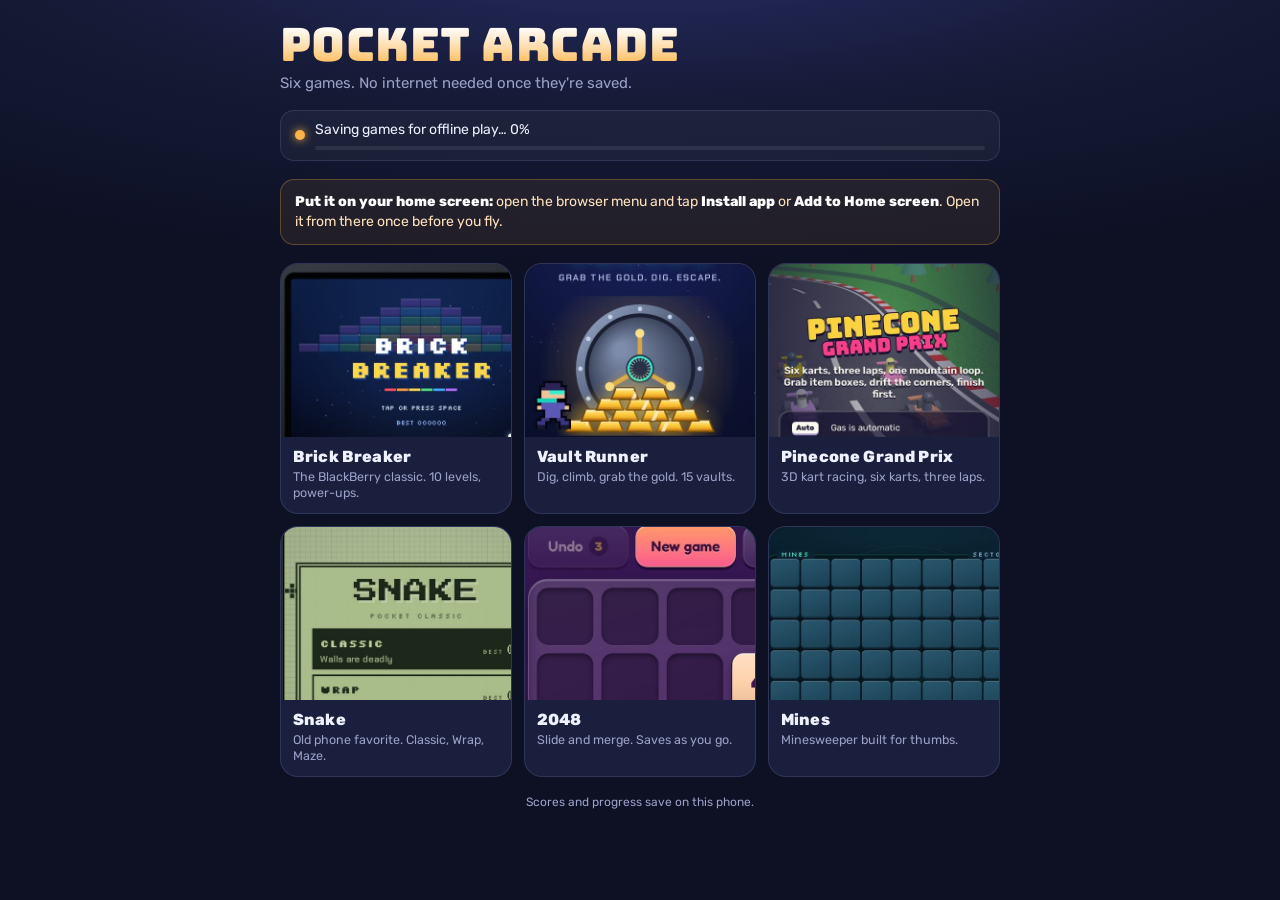
<file: index.html>
<!doctype html>
<html lang="en">
<head>
<meta charset="utf-8">
<meta name="viewport" content="width=device-width,initial-scale=1,maximum-scale=1,user-scalable=no,viewport-fit=cover">
<title>Pocket Arcade</title>
<meta name="theme-color" content="#0e1124">
<meta name="apple-mobile-web-app-capable" content="yes">
<meta name="mobile-web-app-capable" content="yes">
<meta name="apple-mobile-web-app-status-bar-style" content="black-translucent">
<meta name="apple-mobile-web-app-title" content="Arcade">
<link rel="manifest" href="manifest.webmanifest">
<link rel="icon" href="icon-192.png">
<link rel="apple-touch-icon" href="apple-touch-icon.png">
<link rel="stylesheet" href="fonts.css">
<style>
  :root{
    color-scheme:dark;
    --ground:#0e1124;
    --ground-2:#151a36;
    --card:#1a1f3e;
    --line:rgba(170,180,255,.14);
    --ink:#eef0ff;
    --muted:#9aa1c7;
    --amber:#ffb347;
    --ok:#5fe3a1;
  }
  *{box-sizing:border-box}
  html,body{margin:0;min-height:100%;background:var(--ground)}
  body{
    color:var(--ink);font-family:Rubik,system-ui,sans-serif;
    background:radial-gradient(130% 60% at 50% -10%,#2a2f6b 0%,var(--ground-2) 38%,var(--ground) 70%);
    background-color:var(--ground);
    padding-block:calc(env(safe-area-inset-top,0px) + 22px) calc(env(safe-area-inset-bottom,0px) + 28px);
    padding-inline:max(16px,env(safe-area-inset-left,0px));
    -webkit-tap-highlight-color:transparent;-webkit-user-select:none;user-select:none;-webkit-text-size-adjust:100%;
  }
  .wrap{max-width:720px;margin:0 auto;display:flex;flex-direction:column;gap:18px}
  header{display:flex;flex-direction:column;gap:6px}
  h1{margin:0;font:400 clamp(30px,9vw,46px)/1 Bungee,"Arial Black",sans-serif;letter-spacing:.01em;
     background:linear-gradient(180deg,#fff 10%,#ffd8a0 60%,var(--amber) 100%);-webkit-background-clip:text;background-clip:text;color:transparent}
  .sub{margin:0;color:var(--muted);font-size:15px}
  .status{display:flex;align-items:center;gap:10px;padding:10px 14px;border-radius:14px;background:rgba(255,255,255,.04);border:1px solid var(--line);font-size:14px;line-height:1.35}
  .dot{flex:none;width:10px;height:10px;border-radius:50%;background:var(--amber);box-shadow:0 0 10px var(--amber)}
  .status.ok .dot{background:var(--ok);box-shadow:0 0 10px var(--ok)}
  .status.err .dot{background:#ff6b7a;box-shadow:0 0 10px #ff6b7a}
  .bar{height:4px;border-radius:2px;background:rgba(255,255,255,.08);overflow:hidden;margin-top:6px}
  .bar i{display:block;height:100%;width:0;background:var(--amber);transition:width .3s}
  .status.ok .bar{display:none}
  .grid{display:grid;grid-template-columns:repeat(2,minmax(0,1fr));gap:12px}
  @media (min-width:620px){.grid{grid-template-columns:repeat(3,minmax(0,1fr))}}
  .card{display:flex;flex-direction:column;border-radius:18px;overflow:hidden;background:var(--card);border:1px solid var(--line);color:inherit;text-decoration:none;transition:transform .12s}
  .card:active{transform:scale(.97)}
  .card:focus-visible{outline:2px solid var(--amber);outline-offset:3px}
  .thumb{aspect-ratio:4/3;width:100%;max-width:100%;display:block;object-fit:cover;background:#0a0c18}
  .meta{padding:10px 12px 12px;display:flex;flex-direction:column;gap:3px}
  .name{font-weight:800;font-size:16px;letter-spacing:.01em}
  .tag{font-size:12.5px;color:var(--muted);line-height:1.3}
  .hint{border-radius:14px;padding:12px 14px;background:rgba(255,179,71,.08);border:1px solid rgba(255,179,71,.28);font-size:14px;line-height:1.45;color:#ffe2bb}
  .hint b{color:#fff}
  footer{color:var(--muted);font-size:12px;text-align:center}
  @media (prefers-reduced-motion:reduce){.card{transition:none}.bar i{transition:none}}
</style>
</head>
<body>
<div class="wrap">
  <header>
    <h1>Pocket Arcade</h1>
    <p class="sub">Six games. No internet needed once they're saved.</p>
  </header>

  <div class="status" id="status" role="status">
    <span class="dot"></span>
    <div style="flex:1">
      <div id="statusText">Saving games for offline play…</div>
      <div class="bar"><i id="barFill"></i></div>
    </div>
  </div>

  <div class="hint" id="installHint" hidden></div>

  <nav class="grid" aria-label="Games">
    <a class="card" href="brick.html"><img class="thumb" src="thumb-brick.jpg" alt=""><div class="meta"><span class="name">Brick Breaker</span><span class="tag">The BlackBerry classic. 10 levels, power-ups.</span></div></a>
    <a class="card" href="vault.html"><img class="thumb" src="thumb-vault.jpg" alt=""><div class="meta"><span class="name">Vault Runner</span><span class="tag">Dig, climb, grab the gold. 15 vaults.</span></div></a>
    <a class="card" href="kart.html"><img class="thumb" src="thumb-kart.jpg" alt=""><div class="meta"><span class="name">Pinecone Grand Prix</span><span class="tag">3D kart racing, six karts, three laps.</span></div></a>
    <a class="card" href="snake.html"><img class="thumb" src="thumb-snake.jpg" alt=""><div class="meta"><span class="name">Snake</span><span class="tag">Old phone favorite. Classic, Wrap, Maze.</span></div></a>
    <a class="card" href="merge.html"><img class="thumb" src="thumb-merge.jpg" alt=""><div class="meta"><span class="name">2048</span><span class="tag">Slide and merge. Saves as you go.</span></div></a>
    <a class="card" href="mines.html"><img class="thumb" src="thumb-mines.jpg" alt=""><div class="meta"><span class="name">Mines</span><span class="tag">Minesweeper built for thumbs.</span></div></a>
  </nav>

  <footer>Scores and progress save on this phone.</footer>
</div>

<script>
const FILES = ["./", "./apple-touch-icon.png", "./brick.html", "./bungee-latin-400-normal.woff2", "./chakra-petch-latin-400-normal.woff2", "./chakra-petch-latin-600-normal.woff2", "./chakra-petch-latin-700-normal.woff2", "./fonts.css", "./fredoka-latin-400-normal.woff2", "./fredoka-latin-500-normal.woff2", "./fredoka-latin-600-normal.woff2", "./fredoka-latin-700-normal.woff2", "./icon-192.png", "./icon-512-maskable.png", "./icon-512.png", "./index.html", "./kart.html", "./manifest.webmanifest", "./merge.html", "./mines.html", "./press-start-2p-latin-400-normal.woff2", "./rubik-latin-400-normal.woff2", "./rubik-latin-600-normal.woff2", "./rubik-latin-800-normal.woff2", "./silkscreen-latin-400-normal.woff2", "./silkscreen-latin-700-normal.woff2", "./snake.html", "./three.r128.min.js", "./thumb-brick.jpg", "./thumb-kart.jpg", "./thumb-merge.jpg", "./thumb-mines.jpg", "./thumb-snake.jpg", "./thumb-vault.jpg", "./vault.html", "./vt323-latin-400-normal.woff2"];
const statusEl=document.getElementById('status'),txt=document.getElementById('statusText'),fill=document.getElementById('barFill');
const standalone=matchMedia('(display-mode: standalone)').matches||navigator.standalone===true;
const ios=/iphone|ipad|ipod/i.test(navigator.userAgent)||(navigator.platform==='MacIntel'&&navigator.maxTouchPoints>1);
const hint=document.getElementById('installHint');
if(!standalone){
  hint.innerHTML=ios
    ?'<b>Put it on your home screen:</b> tap the Share button in Safari, then <b>Add to Home Screen</b>. Open it from there once before you fly.'
    :'<b>Put it on your home screen:</b> open the browser menu and tap <b>Install app</b> or <b>Add to Home screen</b>. Open it from there once before you fly.';
  hint.hidden=false;
}
async function check(){
  if(!('caches' in window)){return 0}
  let n=0;
  for(const f of FILES){try{if(await caches.match(f,{ignoreSearch:true}))n++}catch(e){}}
  return n;
}
async function poll(){
  const n=await check(),total=FILES.length||1;
  fill.style.width=Math.round(n/total*100)+'%';
  if(n>=total){statusEl.className='status ok';txt.textContent='All 6 games are saved. They’ll work in airplane mode.';return}
  txt.textContent=navigator.onLine?`Saving games for offline play… ${Math.round(n/total*100)}%`:'Connect to the internet once to save the games.';
  setTimeout(poll,800);
}
if('serviceWorker' in navigator){
  navigator.serviceWorker.register('sw.js').then(()=>poll()).catch(()=>{statusEl.className='status err';txt.textContent='This browser can’t save the games for offline. Try Safari or Chrome.'});
}else{statusEl.className='status err';txt.textContent='This browser can’t save the games for offline. Try Safari or Chrome.'}
</script>
</body>
</html>
</file>
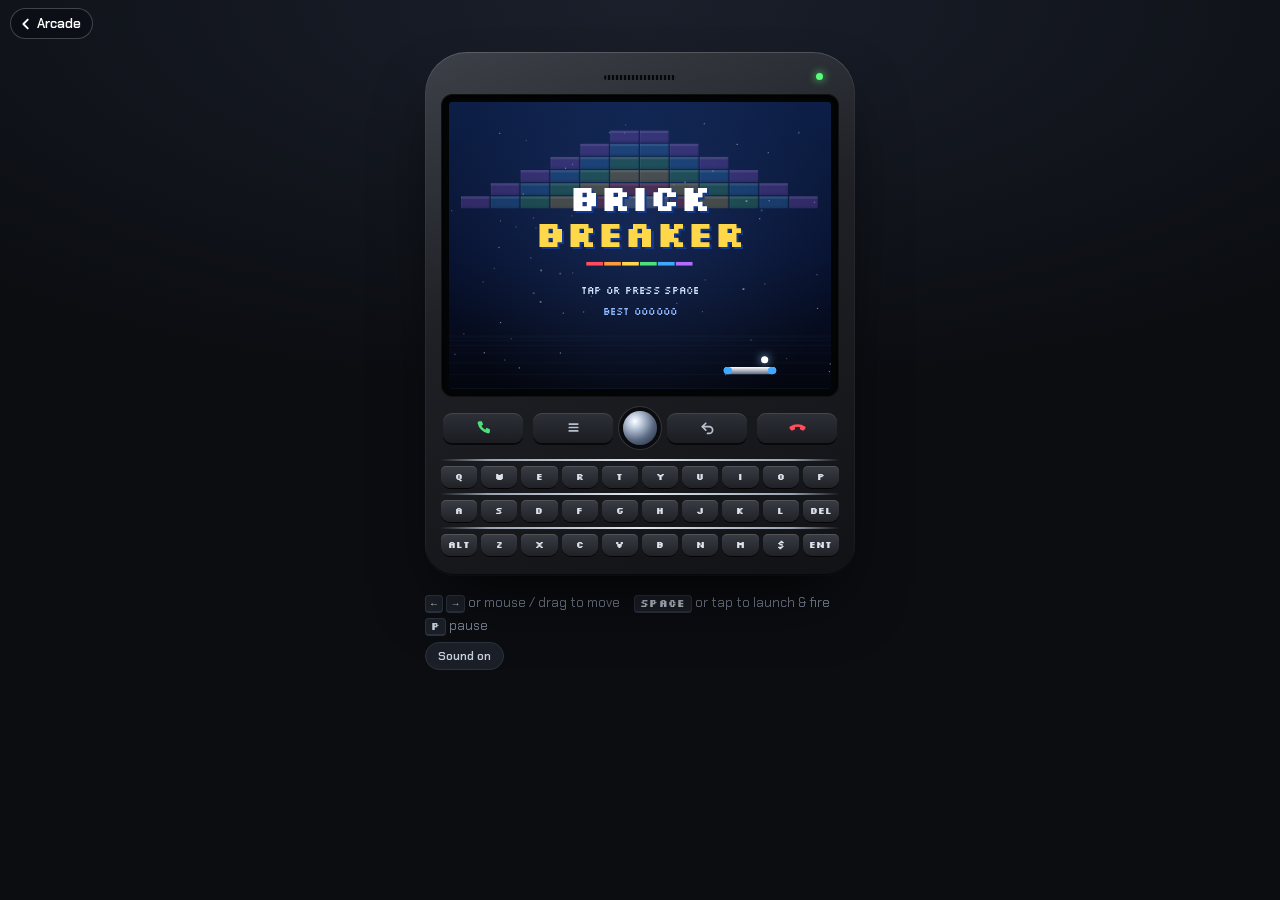
<file: brick.html>
<!doctype html>
<html lang="en">
<head>
<meta charset="utf-8">
<meta name="viewport" content="width=device-width,initial-scale=1,maximum-scale=1,user-scalable=no,viewport-fit=cover">
<title>Brick Breaker</title>
<meta name="theme-color" content="#0b0d11">
<meta name="apple-mobile-web-app-capable" content="yes">
<meta name="mobile-web-app-capable" content="yes">
<meta name="apple-mobile-web-app-status-bar-style" content="black-translucent">
<link rel="manifest" href="./manifest.webmanifest">
<link rel="apple-touch-icon" href="./apple-touch-icon.png">
<link rel="stylesheet" href="./fonts.css">
</head>
<body>
<a class="arcade-back" href="./"><svg viewBox="0 0 16 16" fill="none" stroke="currentColor" stroke-width="2.2" stroke-linecap="round" stroke-linejoin="round"><path d="M10 3 5 8l5 5"/></svg>Arcade</a>
<style>
  :root{
    color-scheme:dark;
    --ground:#0b0d11;
    --ground-hi:#1a1f2b;
    --ink:#c9cfdb;
    --muted:#7c8497;
    --chrome:#b9c1ce;
    --accent:#5fb4ff;
    --call:#4fe07a;
    --end:#ff4d5e;
  }
  html,body{height:100%}
  html{-webkit-text-size-adjust:100%}
  body{margin:0;touch-action:manipulation;-webkit-user-select:none;user-select:none;-webkit-tap-highlight-color:transparent;overscroll-behavior:none}
  .arcade-back{position:fixed;z-index:50;left:calc(10px + env(safe-area-inset-left,0px));top:calc(8px + env(safe-area-inset-top,0px));display:inline-flex;align-items:center;gap:4px;padding:6px 11px 6px 8px;border-radius:999px;background:rgba(10,12,20,.55);border:1px solid rgba(255,255,255,.22);color:#fff;font:600 13px "Chakra Petch",system-ui,sans-serif;text-decoration:none;-webkit-backdrop-filter:blur(6px);backdrop-filter:blur(6px)}
.arcade-back svg{width:14px;height:14px}
  body{
    background:radial-gradient(120% 70% at 50% 0%,var(--ground-hi) 0%,var(--ground) 62%);
    background-color:var(--ground);
    color:var(--ink);
    font-family:"Chakra Petch",system-ui,sans-serif;
    padding-block:max(52px,calc(env(safe-area-inset-top) + 44px)) max(18px,env(safe-area-inset-bottom));
    padding-inline:16px;
    box-sizing:border-box;
    min-height:100%;
    display:flex;flex-direction:column;align-items:center;gap:18px;
  }
  .phone{
    width:min(100%,430px);box-sizing:border-box;position:relative;
    background:linear-gradient(160deg,#3c4048 0%,#1e2025 42%,#111215 100%);
    border-radius:42px 42px 30px 30px;
    padding:14px 16px 20px;
    box-shadow:0 34px 70px -24px rgba(0,0,0,.85),inset 0 1px 0 rgba(255,255,255,.13),inset 0 -2px 0 rgba(0,0,0,.6),inset 0 0 0 1px rgba(255,255,255,.04);
  }
  .top{display:flex;justify-content:center;align-items:center;height:22px;position:relative;margin-bottom:6px}
  .speaker{width:72px;height:5px;border-radius:3px;background:repeating-linear-gradient(90deg,#08090b 0 2px,#2b2e35 2px 4px)}
  .led{position:absolute;right:16px;top:7px;width:7px;height:7px;border-radius:50%;background:#1b241c;transition:background .15s,box-shadow .15s}
  .led.green{background:#57ff7a;box-shadow:0 0 9px #57ff7a}
  .led.red{background:var(--end);box-shadow:0 0 9px var(--end)}
  .bezel{background:#040506;border-radius:12px;padding:8px;box-shadow:inset 0 0 0 1px rgba(255,255,255,.06),inset 0 2px 8px rgba(0,0,0,.9)}
  canvas{display:block;width:100%;aspect-ratio:4/3;max-width:100%;border-radius:3px;touch-action:none;cursor:none;background:#05070f}
  .nav{display:grid;grid-template-columns:1fr 1fr auto 1fr 1fr;gap:10px;align-items:center;margin-top:14px;padding-inline:2px}
  .kn{
    height:30px;border:0;border-radius:9px;cursor:pointer;color:var(--chrome);
    background:linear-gradient(#2d3037,#1a1c21);
    box-shadow:inset 0 1px 0 rgba(255,255,255,.1),0 2px 0 #07080a;
    display:grid;place-items:center;padding:0;
  }
  .kn:active{transform:translateY(1px);box-shadow:inset 0 1px 0 rgba(255,255,255,.06),0 1px 0 #07080a}
  .kn svg{width:17px;height:17px;display:block}
  .kn.call{color:var(--call)} .kn.end{color:var(--end)}
  .ball{
    width:34px;height:34px;border-radius:50%;border:0;cursor:pointer;padding:0;
    background:radial-gradient(circle at 35% 30%,#fff 0,#cfdaeb 16%,#5a6981 58%,#1a2130 100%);
    box-shadow:0 0 0 4px #0a0b0e,0 0 0 5px rgba(255,255,255,.12);
    transition:box-shadow .2s;
  }
  .ball.glow{box-shadow:0 0 0 4px #0a0b0e,0 0 0 5px rgba(255,255,255,.14),0 0 16px 4px rgba(95,180,255,.55)}
  .ball:active{transform:scale(.96)}
  button:focus-visible{outline:2px solid var(--accent);outline-offset:3px}
  .keys{margin-top:14px;display:grid;gap:5px}
  .row{
    display:grid;grid-template-columns:repeat(10,1fr);gap:4px;padding-top:5px;
    border-top:2px solid transparent;
    border-image:linear-gradient(90deg,transparent 0%,#9aa2b0 12%,#e3e8ef 50%,#9aa2b0 88%,transparent 100%) 1;
  }
  .k{
    height:22px;border-radius:5px 5px 9px 9px;
    background:linear-gradient(#393c44,#1f2126);
    box-shadow:inset 0 1px 0 rgba(255,255,255,.12),0 1px 0 #050506;
    font:700 9px Silkscreen,"Courier New",monospace;color:#dde2ea;
    display:grid;place-items:center;user-select:none;
  }
  .under{width:min(100%,430px);display:flex;flex-wrap:wrap;gap:8px 14px;justify-content:space-between;align-items:center;font-size:13px;color:var(--muted)}
  .help{display:flex;flex-wrap:wrap;gap:6px 14px}
  kbd{font:700 10px Silkscreen,"Courier New",monospace;color:var(--ink);background:#1b1f27;border:1px solid #2c3240;border-bottom-width:2px;border-radius:4px;padding:1px 5px;letter-spacing:.04em}
  .snd{font:600 12px "Chakra Petch",system-ui,sans-serif;color:var(--ink);background:#1b1f27;border:1px solid #2c3240;border-radius:999px;padding:5px 12px;cursor:pointer}
  .snd[aria-pressed="false"]{color:var(--muted)}
  @media (max-width:380px){ .phone{padding-inline:12px;border-radius:34px 34px 24px 24px} .k{height:19px;font-size:8px} }
</style>

<div class="phone">
  <div class="top"><div class="speaker"></div><div class="led" id="led"></div></div>
  <div class="bezel"><canvas id="screen" width="320" height="240" aria-label="Brick Breaker game screen"></canvas></div>
  <div class="nav">
    <button class="kn call" id="bCall" title="Launch ball" aria-label="Launch ball">
      <svg viewBox="0 0 20 20" fill="currentColor"><path d="M5 2.5h3l1.6 4-2.1 1.4a10 10 0 0 0 4.6 4.6l1.4-2.1 4 1.6v3a2 2 0 0 1-2 2A15.5 15.5 0 0 1 3 4.5a2 2 0 0 1 2-2z"/></svg>
    </button>
    <button class="kn" id="bMenu" title="Pause" aria-label="Pause">
      <svg viewBox="0 0 20 20" fill="currentColor"><rect x="4" y="5" width="12" height="2" rx="1"/><rect x="4" y="9" width="12" height="2" rx="1"/><rect x="4" y="13" width="12" height="2" rx="1"/></svg>
    </button>
    <button class="ball" id="bBall" title="Launch / fire" aria-label="Launch or fire"></button>
    <button class="kn" id="bBack" title="Sound on/off" aria-label="Toggle sound">
      <svg viewBox="0 0 20 20" fill="none" stroke="currentColor" stroke-width="2" stroke-linecap="round" stroke-linejoin="round"><path d="M8 5 4 9l4 4"/><path d="M4 9h8a4 4 0 0 1 0 8h-2"/></svg>
    </button>
    <button class="kn end" id="bEnd" title="Pause, press again to quit" aria-label="Pause, press again to quit">
      <svg viewBox="0 0 20 20" fill="currentColor"><path transform="rotate(135 10 10)" d="M5 2.5h3l1.6 4-2.1 1.4a10 10 0 0 0 4.6 4.6l1.4-2.1 4 1.6v3a2 2 0 0 1-2 2A15.5 15.5 0 0 1 3 4.5a2 2 0 0 1 2-2z"/></svg>
    </button>
  </div>
  <div class="keys" aria-hidden="true">
    <div class="row"><span class="k">Q</span><span class="k">W</span><span class="k">E</span><span class="k">R</span><span class="k">T</span><span class="k">Y</span><span class="k">U</span><span class="k">I</span><span class="k">O</span><span class="k">P</span></div>
    <div class="row"><span class="k">A</span><span class="k">S</span><span class="k">D</span><span class="k">F</span><span class="k">G</span><span class="k">H</span><span class="k">J</span><span class="k">K</span><span class="k">L</span><span class="k">DEL</span></div>
    <div class="row"><span class="k">ALT</span><span class="k">Z</span><span class="k">X</span><span class="k">C</span><span class="k">V</span><span class="k">B</span><span class="k">N</span><span class="k">M</span><span class="k">$</span><span class="k">ENT</span></div>
  </div>
</div>

<div class="under">
  <div class="help">
    <span><kbd>←</kbd> <kbd>→</kbd> or mouse / drag to move</span>
    <span><kbd>SPACE</kbd> or tap to launch &amp; fire</span>
    <span><kbd>P</kbd> pause</span>
  </div>
  <button class="snd" id="snd" aria-pressed="true">Sound on</button>
</div>

<script>
(()=>{
const cv=document.getElementById('screen'),ctx=cv.getContext('2d');
const W=320,H=240,TOP=16,COLS=12,BW=24,BH=10,GAP=1,OX=10,OY=30,PY=222,PH=6,R=3,STEP=1/120;
let k=1;
function resize(){const r=cv.getBoundingClientRect();const dpr=Math.min(window.devicePixelRatio||1,3);cv.width=Math.max(1,Math.round(r.width*dpr));cv.height=Math.max(1,Math.round(r.width*.75*dpr));k=cv.width/W;}
try{new ResizeObserver(resize).observe(cv)}catch(e){addEventListener('resize',resize)}
resize();

const COLORS={r:'#ff4d5e',o:'#ff9a3c',y:'#ffd84a',g:'#4fe07a',b:'#3fa9ff',p:'#b46bff','2':'#c7d0de'};
const LEVELS=[
 ["............","rrrrrrrrrrrr","oooooooooooo","yyyyyyyyyyyy","gggggggggggg","bbbbbbbbbbbb"],
 [".....pp.....","....pbbp....","...pbggbp...","..pbgyygbp..",".pbgyrrygbp.","pbgyr22rygbp"],
 ["222222222222","r.r.r.r.r.r.",".o.o.o.o.o.o","y.y.y.y.y.y.",".g.g.g.g.g.g","##..####..##"],
 [".....yy.....","....yrry....","...yr22ry...","..yr2bb2ry..","...yr22ry...","....yrry....",".....yy.....","#..........#"],
 ["..g......g..","...g....g...","..gggggggg..",".gg2gggg2gg.","gggggggggggg","g.gggggggg.g","g.g......g.g","...gg..gg..."],
 ["pppppppppppp","p2222222222p","p2bbbbbbbb2p","p2b######b2p","p2bbbbbbbb2p","p2222222222p","pppppppppppp"],
 ["rr..yy..bb..","rr..yy..bb..","22..22..22..","oo..gg..pp..","oo..gg..pp..","#...#...#..."],
 ["..rr....rr..",".rrrr..rrrr.","rrrrrrrrrrrr","rrrr2222rrrr",".rrrrrrrrrr.","..rrrrrrrr..","...rrrrrr...","....rrrr....",".....rr....."],
 ["2r2r2r2r2r2r","o2o2o2o2o2o2","2y2y2y2y2y2y","g2g2g2g2g2g2","2b2b2b2b2b2b","p2p2p2p2p2p2","#.#.#..#.#.#"],
 ["bbbbbbbbbbbb","b##########b","b2222222222b","b2pppppppp2b","b2p######p2b","b2pyyyyyyp2b","b2222222222b",".....##....."]
];
const PU=[
 {k:'L',name:'LONG PADDLE',col:'#3fa9ff',w:3},
 {k:'S',name:'SHORT PADDLE',col:'#ff4d5e',w:2},
 {k:'M',name:'MULTI BALL',col:'#b46bff',w:3},
 {k:'C',name:'CATCH',col:'#4fe07a',w:2},
 {k:'G',name:'LASER GUN',col:'#ff9a3c',w:2},
 {k:'W',name:'SLOW BALL',col:'#7fe3ff',w:2},
 {k:'F',name:'FLIP',col:'#ff6fb5',w:1},
 {k:'+',name:'EXTRA LIFE',col:'#ffd84a',w:1}
];
const PU_TOTAL=PU.reduce((a,p)=>a+p.w,0);

let state='title',score=0,hi=0,lives=3,level=0,round=0,baseSpeed=150,speed=150,maxSpeed=240;
let bricks=[],balls=[],pups=[],lasers=[],parts=[],popups=[];
const paddle={x:W/2,w:44,tw:44};
let catchT=0,gunT=0,flipT=0,fireCd=0,bannerT=0,banner='',clearT=0,overT=0,shakeT=0,time=0,brickSndT=0,newBest=false,endArmed=false;
let targetRaw=null;const keys={left:false,right:false};
try{hi=+localStorage.getItem('bb-hi')||0}catch(e){}
const stars=Array.from({length:70},()=>({x:Math.random()*W,y:TOP+Math.random()*(H-TOP),s:Math.random()<.2?1.5:1,p:Math.random()*6.28}));

/* ---------- audio ---------- */
let actx=null,muted=false;
function ensureAudio(){if(!actx){try{actx=new (window.AudioContext||window.webkitAudioContext)()}catch(e){}}if(actx&&actx.state==='suspended')actx.resume();}
function beep(f,dur=.06,type='square',vol=.045,slide=0,delay=0){
  if(muted||!actx)return;const t=actx.currentTime+delay;
  const o=actx.createOscillator(),g=actx.createGain();o.type=type;o.frequency.setValueAtTime(f,t);
  if(slide)o.frequency.exponentialRampToValueAtTime(Math.max(40,f+slide),t+dur);
  g.gain.setValueAtTime(vol,t);g.gain.exponentialRampToValueAtTime(.0001,t+dur);
  o.connect(g);g.connect(actx.destination);o.start(t);o.stop(t+dur+.03);
}
const sfx={
  paddle:()=>beep(330,.07,'square',.05,120),
  wall:()=>beep(220,.03,'square',.025),
  brick:(row)=>{if(brickSndT>0)return;brickSndT=.03;beep(520+(9-row)*45,.06,'square',.04)},
  steel:()=>beep(1250,.08,'triangle',.05),
  pup:()=>{[660,880,1100].forEach((f,i)=>beep(f,.07,'triangle',.05,0,i*.06))},
  laser:()=>beep(900,.08,'sawtooth',.025,-600),
  lose:()=>{[440,330,220,150].forEach((f,i)=>beep(f,.14,'square',.05,-40,i*.12))},
  clear:()=>{[523,659,784,1047].forEach((f,i)=>beep(f,.12,'square',.045,0,i*.1))},
  launch:()=>beep(500,.06,'square',.04,300)
};

/* ---------- game setup ---------- */
function loadLevel(i){
  bricks=[];const map=LEVELS[i%LEVELS.length];
  map.forEach((row,r)=>{for(let c=0;c<COLS;c++){const ch=row[c]||'.';if(ch==='.')continue;
    bricks.push({x:OX+c*(BW+GAP),y:OY+r*(BH+GAP),row:r,ch,hp:ch==='#'?Infinity:ch==='2'?2:1,alive:true,flash:0});}});
}
function setSpeeds(){baseSpeed=150+level*5+round*25;maxSpeed=baseSpeed*1.6;speed=baseSpeed;}
function resetBall(){
  balls=[{x:paddle.x,y:PY-R-.5,vx:0,vy:0,stuck:true,offset:(Math.random()<.5?-1:1)*6,autoT:0}];
  pups=[];lasers=[];paddle.tw=44;catchT=gunT=flipT=0;speed=baseSpeed;
}
function newGame(){
  score=0;lives=3;level=0;round=0;newBest=false;paddle.x=W/2;paddle.w=44;
  loadLevel(0);setSpeeds();resetBall();state='play';showBanner('LEVEL 1');parts=[];popups=[];
}
function showBanner(t){banner=t;bannerT=1.8;}
function nextLevel(){
  level++;if(level>=LEVELS.length){level=0;round++;}
  loadLevel(level);setSpeeds();resetBall();state='play';
  showBanner(round?`LEVEL ${level+1}  ROUND ${round+1}`:`LEVEL ${level+1}`);
}
function levelLabel(){return round?`${level+1}-${round+1}`:`${level+1}`}

/* ---------- actions ---------- */
function launchBall(b){
  const rel=Math.max(-1,Math.min(1,b.offset/(paddle.w/2)));let a=rel*1.0;
  if(Math.abs(a)<.18)a=(a<0?-1:1)*.18;
  b.vx=speed*Math.sin(a);b.vy=-speed*Math.cos(a);b.stuck=false;b.autoT=0;
}
function fire(){
  if(fireCd>0)return;const x0=paddle.x-paddle.w/2;
  lasers.push({x:x0+3,y:PY-3},{x:x0+paddle.w-3,y:PY-3});fireCd=.22;sfx.laser();
}
function action(){
  ensureAudio();
  if(state==='title'){newGame();return}
  if(state==='over'){if(overT>.8)newGame();return}
  if(state==='paused'){state='play';endArmed=false;return}
  if(state!=='play')return;
  const stuck=balls.filter(b=>b.stuck);
  if(stuck.length){stuck.forEach(launchBall);sfx.launch();bannerT=Math.min(bannerT,.4);return}
  if(gunT>0)fire();
}
function togglePause(){
  if(state==='play'){state='paused';keys.left=keys.right=false}
  else if(state==='paused'){state='play';endArmed=false}
}
function multi(){
  const nb=[];
  for(const b of balls){
    if(b.stuck)launchBall(b);
    const a0=Math.atan2(b.vx,-b.vy);
    for(const d of [-.45,.45]){if(balls.length+nb.length>=12)break;const a=a0+d;
      nb.push({x:b.x,y:b.y,vx:speed*Math.sin(a),vy:-speed*Math.cos(a),stuck:false,offset:0,autoT:0});}
  }
  balls.push(...nb);
}
function applyPU(p){
  score+=25;sfx.pup();popups.push({x:p.x,y:PY-10,text:p.name,col:p.col,t:1.3});
  switch(p.k){
    case 'L':paddle.tw=66;break;
    case 'S':paddle.tw=28;break;
    case 'M':multi();break;
    case 'C':catchT=15;break;
    case 'G':gunT=12;break;
    case 'W':speed=Math.max(baseSpeed*.75,speed*.7);break;
    case 'F':flipT=8;break;
    case '+':lives=Math.min(9,lives+1);break;
  }
}
function pickPU(){let r=Math.random()*PU_TOTAL;for(const p of PU){r-=p.w;if(r<=0)return p}return PU[0]}

function burst(x,y,col,n=8){for(let i=0;i<n;i++){const a=Math.random()*6.28,s=30+Math.random()*70;parts.push({x,y,vx:Math.cos(a)*s,vy:Math.sin(a)*s-20,life:.5+Math.random()*.3,col})}}
function hitBrick(b){
  if(b.ch==='#'){b.flash=1;sfx.steel();return}
  b.hp--;b.flash=1;
  if(b.hp<=0){
    b.alive=false;score+=b.ch==='2'?25:10;sfx.brick(b.row);
    burst(b.x+BW/2,b.y+BH/2,COLORS[b.ch]);
    speed=Math.min(maxSpeed,speed+.9);
    if(Math.random()<.16){const p=pickPU();pups.push({...p,x:b.x+BW/2,y:b.y+BH/2})}
  }else{score+=5;sfx.steel()}
}
function loseLife(){
  lives--;shakeT=.35;sfx.lose();
  if(lives<=0){
    state='over';overT=0;
    if(score>hi){hi=score;newBest=true;try{localStorage.setItem('bb-hi',String(hi))}catch(e){}}
  }else{resetBall();showBanner('BALL LOST')}
}

/* ---------- update ---------- */
function update(dt){
  catchT=Math.max(0,catchT-dt);gunT=Math.max(0,gunT-dt);flipT=Math.max(0,flipT-dt);fireCd=Math.max(0,fireCd-dt);brickSndT=Math.max(0,brickSndT-dt);
  // paddle
  let dir=(keys.right?1:0)-(keys.left?1:0);if(flipT>0)dir=-dir;
  if(dir){paddle.x+=dir*250*dt}
  else if(targetRaw!==null){const tx=flipT>0?W-targetRaw:targetRaw;paddle.x+=(tx-paddle.x)*Math.min(1,dt*28)}
  paddle.w+=(paddle.tw-paddle.w)*Math.min(1,dt*8);
  paddle.x=Math.max(paddle.w/2,Math.min(W-paddle.w/2,paddle.x));
  const left=paddle.x-paddle.w/2,right=paddle.x+paddle.w/2;

  for(const b of balls){
    if(b.stuck){
      b.offset=Math.max(-paddle.w/2+2,Math.min(paddle.w/2-2,b.offset));
      b.x=paddle.x+b.offset;b.y=PY-R-.5;
      if(b.autoT>0){b.autoT-=dt;if(b.autoT<=0){launchBall(b);sfx.launch()}}
      continue;
    }
    b.x+=b.vx*dt;b.y+=b.vy*dt;
    if(b.x<R){b.x=R;b.vx=Math.abs(b.vx);sfx.wall()}
    else if(b.x>W-R){b.x=W-R;b.vx=-Math.abs(b.vx);sfx.wall()}
    if(b.y<TOP+R){b.y=TOP+R;b.vy=Math.abs(b.vy);sfx.wall()}
    // paddle
    if(b.vy>0&&b.y+R>=PY&&b.y-R<=PY+PH&&b.x>=left-R&&b.x<=right+R){
      const rel=Math.max(-1,Math.min(1,(b.x-paddle.x)/(paddle.w/2)));const a=rel*1.05;
      b.vx=speed*Math.sin(a);b.vy=-speed*Math.cos(a);b.y=PY-R;sfx.paddle();
      if(catchT>0){b.stuck=true;b.offset=b.x-paddle.x;b.autoT=2.5}
      continue;
    }
    // bricks
    for(const br of bricks){
      if(!br.alive)continue;
      const cx=Math.max(br.x,Math.min(b.x,br.x+BW)),cy=Math.max(br.y,Math.min(b.y,br.y+BH));
      const dx=b.x-cx,dy=b.y-cy;
      if(dx*dx+dy*dy<R*R){
        if(Math.abs(dx)>Math.abs(dy)){b.vx=(dx>0?1:-1)*Math.abs(b.vx);b.x=cx+(dx>0?R:-R)}
        else if(dy!==0){b.vy=(dy>0?1:-1)*Math.abs(b.vy);b.y=cy+(dy>0?R:-R)}
        else{b.vy=-b.vy;b.y-=b.vy*dt*2}
        hitBrick(br);break;
      }
    }
    // keep speed consistent and avoid flat angles
    let m=Math.hypot(b.vx,b.vy)||1;b.vx*=speed/m;b.vy*=speed/m;
    const minVy=speed*.28;
    if(Math.abs(b.vy)<minVy){b.vy=(b.vy<0?-1:1)*minVy;b.vx=(b.vx<0?-1:1)*Math.sqrt(speed*speed-minVy*minVy)}
  }
  balls=balls.filter(b=>b.y<H+8);
  // lasers
  for(const l of lasers){l.y-=330*dt;
    for(const br of bricks){if(br.alive&&l.x>=br.x&&l.x<=br.x+BW&&l.y>=br.y&&l.y<=br.y+BH){hitBrick(br);l.dead=true;break}}
    if(l.y<TOP)l.dead=true;}
  lasers=lasers.filter(l=>!l.dead);
  // power-ups
  for(const p of pups){p.y+=55*dt;
    if(p.y+4>=PY&&p.y-4<=PY+PH&&Math.abs(p.x-paddle.x)<=paddle.w/2+9){applyPU(p);p.dead=true}
    else if(p.y>H+6)p.dead=true;}
  pups=pups.filter(p=>!p.dead);
  if(state!=='play')return;
  if(!balls.length){loseLife();return}
  if(!bricks.some(b=>b.alive&&b.ch!=='#')){
    score+=250;sfx.clear();state='clear';clearT=2.2;
    popups.push({x:W/2,y:150,text:'+250 BONUS',col:'#ffd84a',t:1.8});
  }
}
function tickFx(dt){
  for(const p of parts){p.x+=p.vx*dt;p.y+=p.vy*dt;p.vy+=160*dt;p.life-=dt}
  parts=parts.filter(p=>p.life>0);
  for(const p of popups){p.y-=14*dt;p.t-=dt}
  popups=popups.filter(p=>p.t>0);
  for(const b of bricks)if(b.flash>0)b.flash=Math.max(0,b.flash-dt*6);
  shakeT=Math.max(0,shakeT-dt);bannerT=Math.max(0,bannerT-dt);
}

/* ---------- drawing ---------- */
function rr(x,y,w,h,r){r=Math.min(r,w/2,h/2);ctx.beginPath();ctx.moveTo(x+r,y);ctx.arcTo(x+w,y,x+w,y+h,r);ctx.arcTo(x+w,y+h,x,y+h,r);ctx.arcTo(x,y+h,x,y,r);ctx.arcTo(x,y,x+w,y,r);ctx.closePath()}
function txt(s,x,y,size,col,align='center',bold=false){ctx.font=`${bold?700:400} ${size}px Silkscreen, "Courier New", monospace`;ctx.textAlign=align;ctx.textBaseline='middle';ctx.fillStyle=col;ctx.fillText(s,x,y)}
function drawBg(){
  const g=ctx.createLinearGradient(0,0,0,H);g.addColorStop(0,'#0d1f47');g.addColorStop(.55,'#081230');g.addColorStop(1,'#04060e');
  ctx.fillStyle=g;ctx.fillRect(0,0,W,H);
  const rg=ctx.createRadialGradient(W/2,110,5,W/2,110,170);rg.addColorStop(0,'rgba(80,140,255,.16)');rg.addColorStop(1,'rgba(80,140,255,0)');
  ctx.fillStyle=rg;ctx.fillRect(0,0,W,H);
  for(const s of stars){ctx.globalAlpha=.25+.3*(.5+.5*Math.sin(time*1.6+s.p));ctx.fillStyle='#cfe0ff';ctx.fillRect(s.x,s.y,s.s,s.s)}
  ctx.globalAlpha=1;
  ctx.strokeStyle='rgba(110,160,255,.07)';ctx.lineWidth=.5;
  for(let i=0;i<=8;i++){const y=196+i*i*.9;ctx.beginPath();ctx.moveTo(0,y);ctx.lineTo(W,y);ctx.stroke()}
}
function drawBrick(x,y,ch,hp,flash){
  if(ch==='#'){
    const g=ctx.createLinearGradient(0,y,0,y+BH);g.addColorStop(0,'#e0c27a');g.addColorStop(.5,'#9a7c3c');g.addColorStop(1,'#5e4820');
    ctx.fillStyle=g;ctx.fillRect(x,y,BW,BH);
    ctx.fillStyle='rgba(255,240,200,.5)';ctx.fillRect(x,y,BW,1);
    ctx.fillStyle='#f5e2a8';ctx.fillRect(x+2,y+4,1.5,1.5);ctx.fillRect(x+BW-3.5,y+4,1.5,1.5);
  }else{
    ctx.fillStyle=COLORS[ch];ctx.fillRect(x,y,BW,BH);
    ctx.fillStyle='rgba(255,255,255,.4)';ctx.fillRect(x,y,BW,2);
    ctx.fillStyle='rgba(255,255,255,.14)';ctx.fillRect(x,y,1,BH);
    ctx.fillStyle='rgba(0,0,0,.32)';ctx.fillRect(x,y+BH-2,BW,2);ctx.fillRect(x+BW-1,y,1,BH);
    if(ch==='2'&&hp===1){ctx.strokeStyle='rgba(30,40,60,.85)';ctx.lineWidth=.8;ctx.beginPath();ctx.moveTo(x+6,y+1);ctx.lineTo(x+10,y+5);ctx.lineTo(x+8,y+7);ctx.lineTo(x+13,y+9);ctx.moveTo(x+10,y+5);ctx.lineTo(x+17,y+3);ctx.stroke()}
  }
  if(flash>0){ctx.fillStyle=`rgba(255,255,255,${flash*.8})`;ctx.fillRect(x,y,BW,BH)}
}
function drawPaddle(){
  const x0=paddle.x-paddle.w/2,w=paddle.w;
  if(gunT>0){ctx.fillStyle='#ff9a3c';ctx.fillRect(x0+2,PY-3,2,3);ctx.fillRect(x0+w-4,PY-3,2,3)}
  const g=ctx.createLinearGradient(0,PY,0,PY+PH);g.addColorStop(0,'#ffffff');g.addColorStop(.45,'#bcc6d8');g.addColorStop(1,'#5f6a80');
  rr(x0,PY,w,PH,3);ctx.fillStyle=g;ctx.fill();
  ctx.fillStyle=catchT>0?'#4fe07a':'#3fa9ff';
  rr(x0,PY,7,PH,3);ctx.fill();rr(x0+w-7,PY,7,PH,3);ctx.fill();
  if(flipT>0){rr(x0-.5,PY-.5,w+1,PH+1,3.5);ctx.strokeStyle='#ff6fb5';ctx.lineWidth=1;ctx.stroke()}
}
function drawBalls(){
  ctx.shadowColor='#8fd0ff';ctx.shadowBlur=7*k;
  for(const b of balls){ctx.beginPath();ctx.arc(b.x,b.y,R,0,6.283);ctx.fillStyle='#ffffff';ctx.fill()}
  ctx.shadowBlur=0;
  if(state==='play'){
    for(const b of balls){if(!b.stuck||b.autoT>0)continue;
      const rel=Math.max(-1,Math.min(1,b.offset/(paddle.w/2)));let a=rel;if(Math.abs(a)<.18)a=(a<0?-1:1)*.18;
      ctx.fillStyle='rgba(200,225,255,.55)';
      for(let i=1;i<=5;i++){const d=6+i*6;if(Math.floor(time*6)%5===i-1)continue;ctx.fillRect(b.x+Math.sin(a)*d-.5,b.y-Math.cos(a)*d-.5,1,1)}}
  }
}
function drawHUD(){
  ctx.fillStyle='rgba(0,0,0,.5)';ctx.fillRect(0,0,W,TOP);
  ctx.fillStyle='rgba(120,170,255,.28)';ctx.fillRect(0,TOP-1,W,1);
  txt(String(score).padStart(6,'0'),6,8.5,8,'#e4eeff','left');
  txt('LEVEL '+levelLabel(),W/2,8.5,8,'#8fb8ff');
  const n=Math.min(lives,5);
  for(let i=0;i<n;i++){rr(W-17-i*14,6,12,4,2);ctx.fillStyle='#dfe7f5';ctx.fill();ctx.fillStyle='#3fa9ff';ctx.fillRect(W-17-i*14,6,2.5,4);ctx.fillRect(W-7.5-i*14,6,2.5,4)}
  if(lives>5)txt('+'+(lives-5),W-17-5*14+8,8.5,7,'#dfe7f5','right');
  // active timers
  const fx=[[catchT,15,'C','#4fe07a'],[gunT,12,'G','#ff9a3c'],[flipT,8,'F','#ff6fb5']].filter(f=>f[0]>0);
  fx.forEach((f,i)=>{const x=W-20-i*18,y=TOP+3;rr(x,y,16,8,3);ctx.fillStyle='rgba(0,0,0,.45)';ctx.fill();
    ctx.fillStyle=f[3];ctx.fillRect(x+1,y+7,14*(f[0]/f[1]),1);txt(f[2],x+8,y+4,7,f[3],'center',true)});
}
function overlay(a=.62){ctx.fillStyle=`rgba(3,7,20,${a})`;ctx.fillRect(0,TOP,W,H-TOP)}
function drawTitle(){
  ctx.globalAlpha=.22;LEVELS[1].forEach((row,r)=>{for(let c=0;c<COLS;c++){const ch=row[c];if(ch&&ch!=='.')drawBrick(OX+c*(BW+GAP),24+r*(BH+GAP),ch,2,0)}});ctx.globalAlpha=1;
  txt('BRICK',W/2+2,84,30,'#123a8c','center',true);txt('BRICK',W/2,82,30,'#ffffff','center',true);
  txt('BREAKER',W/2+2,114,30,'#123a8c','center',true);txt('BREAKER',W/2,112,30,'#ffd84a','center',true);
  ['r','o','y','g','b','p'].forEach((c,i)=>{ctx.fillStyle=COLORS[c];ctx.fillRect(W/2-45+i*15,134,14,3)});
  if(Math.floor(time*2.2)%2===0)txt('TAP OR PRESS SPACE',W/2,158,8,'#cfe3ff');
  txt('BEST '+String(hi).padStart(6,'0'),W/2,176,8,'#8fb8ff');
  const bx=W/2+110*Math.sin(time*1.2),by=PY-R-Math.abs(Math.sin(time*3.1))*34;
  const px=W/2+100*Math.sin(time*1.2-.08);
  const g=ctx.createLinearGradient(0,PY,0,PY+PH);g.addColorStop(0,'#fff');g.addColorStop(1,'#5f6a80');
  rr(px-22,PY,44,PH,3);ctx.fillStyle=g;ctx.fill();ctx.fillStyle='#3fa9ff';rr(px-22,PY,7,PH,3);ctx.fill();rr(px+15,PY,7,PH,3);ctx.fill();
  ctx.shadowColor='#8fd0ff';ctx.shadowBlur=7*k;ctx.beginPath();ctx.arc(bx,by,R,0,6.283);ctx.fillStyle='#fff';ctx.fill();ctx.shadowBlur=0;
}
function render(){
  ctx.setTransform(k,0,0,k,0,0);
  if(shakeT>0){const s=shakeT*6;ctx.translate((Math.random()-.5)*s,(Math.random()-.5)*s)}
  drawBg();
  if(state==='title'){drawTitle();return}
  for(const b of bricks)if(b.alive)drawBrick(b.x,b.y,b.ch,b.hp,b.flash);
  for(const p of pups){const bob=1+.08*Math.sin(time*10);
    rr(p.x-9,p.y-4.5,18,9,4.5);ctx.fillStyle=p.col;ctx.fill();ctx.strokeStyle=`rgba(255,255,255,${.5+.3*bob-.3})`;ctx.lineWidth=.7;ctx.stroke();
    ctx.fillStyle='rgba(255,255,255,.35)';ctx.fillRect(p.x-6,p.y-3.5,12,1.2);
    txt(p.k,p.x,p.y+.5,7,'#0b1020','center',true)}
  ctx.fillStyle='#ff5a3c';for(const l of lasers){ctx.fillRect(l.x-.5,l.y-4,1.2,5)}
  drawPaddle();drawBalls();
  for(const p of parts){ctx.globalAlpha=Math.max(0,Math.min(1,p.life*2));ctx.fillStyle=p.col;ctx.fillRect(p.x-1,p.y-1,2,2)}
  ctx.globalAlpha=1;
  for(const p of popups){ctx.globalAlpha=Math.min(1,p.t*1.5);txt(p.text,p.x<40?40:p.x>W-40?W-40:p.x,p.y,7,p.col,'center',true)}
  ctx.globalAlpha=1;
  drawHUD();
  if(bannerT>0&&state==='play'){ctx.globalAlpha=Math.min(1,bannerT*2);txt(banner,W/2+1,171,12,'#0b1a3f','center',true);txt(banner,W/2,170,12,'#ffffff','center',true);ctx.globalAlpha=1}
  if(state==='paused'){overlay();txt('PAUSED',W/2,112,20,'#ffffff','center',true);txt(endArmed?'PRESS END AGAIN TO QUIT':'P OR TAP TO RESUME',W/2,140,8,endArmed?'#ff8a95':'#cfe3ff')}
  if(state==='clear'){overlay(.35);txt('LEVEL CLEAR',W/2,118,18,'#ffd84a','center',true)}
  if(state==='over'){overlay(.7);txt('GAME OVER',W/2,92,22,'#ff4d5e','center',true);
    txt('SCORE '+String(score).padStart(6,'0'),W/2,122,9,'#ffffff');
    txt('BEST  '+String(hi).padStart(6,'0'),W/2,138,9,'#8fb8ff');
    if(newBest&&Math.floor(time*3)%2===0)txt('NEW BEST!',W/2,156,9,'#ffd84a','center',true);
    if(overT>.8)txt('TAP OR PRESS SPACE',W/2,184,8,'#cfe3ff');}
}

/* ---------- loop ---------- */
const led=document.getElementById('led'),tb=document.getElementById('bBall');let ledState='';
function setLed(){let s='';
  if(state==='over'||(shakeT>0))s=Math.floor(time*4)%2?'red':'';
  else if(state==='play'&&balls.some(b=>b.stuck&&!(b.autoT>0)))s=Math.floor(time*2)%2?'green':'';
  else if(state==='title')s=Math.floor(time*1.2)%2?'green':'';
  if(s!==ledState){led.className='led'+(s?' '+s:'');ledState=s}
  const glow=state==='play'&&(balls.some(b=>b.stuck)||gunT>0);
  tb.classList.toggle('glow',glow);
}
let last=performance.now(),acc=0;
function frame(now){
  const d=Math.min(.05,(now-last)/1000);last=now;time+=d;
  if(state==='play'){acc+=d;while(acc>=STEP){update(STEP);acc-=STEP;if(state!=='play'){acc=0;break}}}else acc=0;
  if(state!=='paused')tickFx(d);
  if(state==='clear'){clearT-=d;if(clearT<=0)nextLevel()}
  if(state==='over')overT+=d;
  render();setLed();requestAnimationFrame(frame);
}
requestAnimationFrame(frame);

/* ---------- input ---------- */
function localX(e){const r=cv.getBoundingClientRect();return (e.clientX-r.left)/r.width*W}
let touch=null;
cv.addEventListener('pointerdown',e=>{
  ensureAudio();try{cv.setPointerCapture(e.pointerId)}catch(_){}
  targetRaw=localX(e);
  if(e.pointerType==='mouse'){action()}else{touch={x:e.clientX,y:e.clientY,t:performance.now()}}
  e.preventDefault();
});
cv.addEventListener('pointermove',e=>{if(e.pointerType==='mouse'||touch)targetRaw=localX(e)});
cv.addEventListener('pointerup',e=>{
  if(e.pointerType!=='mouse'&&touch){const moved=Math.hypot(e.clientX-touch.x,e.clientY-touch.y);
    if(moved<12&&performance.now()-touch.t<320)action();touch=null}
});
cv.addEventListener('pointercancel',()=>{touch=null});
cv.addEventListener('contextmenu',e=>e.preventDefault());

addEventListener('keydown',e=>{
  const kc=e.key;
  if(kc==='ArrowLeft'||kc==='a'||kc==='A'){keys.left=true;targetRaw=null;e.preventDefault()}
  else if(kc==='ArrowRight'||kc==='d'||kc==='D'){keys.right=true;targetRaw=null;e.preventDefault()}
  else if(kc===' '||kc==='ArrowUp'||kc==='Enter'){e.preventDefault();if(!e.repeat||(state==='play'&&gunT>0))action()}
  else if(kc==='p'||kc==='P'||kc==='Escape'){ensureAudio();togglePause()}
  else if(kc==='m'||kc==='M'){toggleSound()}
});
addEventListener('keyup',e=>{
  const kc=e.key;
  if(kc==='ArrowLeft'||kc==='a'||kc==='A')keys.left=false;
  if(kc==='ArrowRight'||kc==='d'||kc==='D')keys.right=false;
  if(kc===' '||kc==='Enter')e.preventDefault();
});
document.addEventListener('visibilitychange',()=>{if(document.hidden&&state==='play')togglePause()});
addEventListener('blur',()=>{keys.left=keys.right=false});

const sndBtn=document.getElementById('snd');
function toggleSound(){muted=!muted;sndBtn.setAttribute('aria-pressed',String(!muted));sndBtn.textContent=muted?'Sound off':'Sound on';if(!muted)ensureAudio()}
function btn(id,fn){const el=document.getElementById(id);el.addEventListener('click',()=>{ensureAudio();fn();el.blur()})}
btn('bCall',action);btn('bBall',action);
btn('bMenu',()=>{if(state==='title'||state==='over')action();else togglePause()});
btn('bBack',toggleSound);
btn('snd',()=>{toggleSound()});
btn('bEnd',()=>{
  if(state==='play'){togglePause();endArmed=true}
  else if(state==='paused'){if(endArmed){state='title';endArmed=false}else endArmed=true}
  else if(state==='over'){state='title'}
});
})();
</script>

<script>document.addEventListener('gesturestart',e=>e.preventDefault());</script>
</body>
</html>
</file>
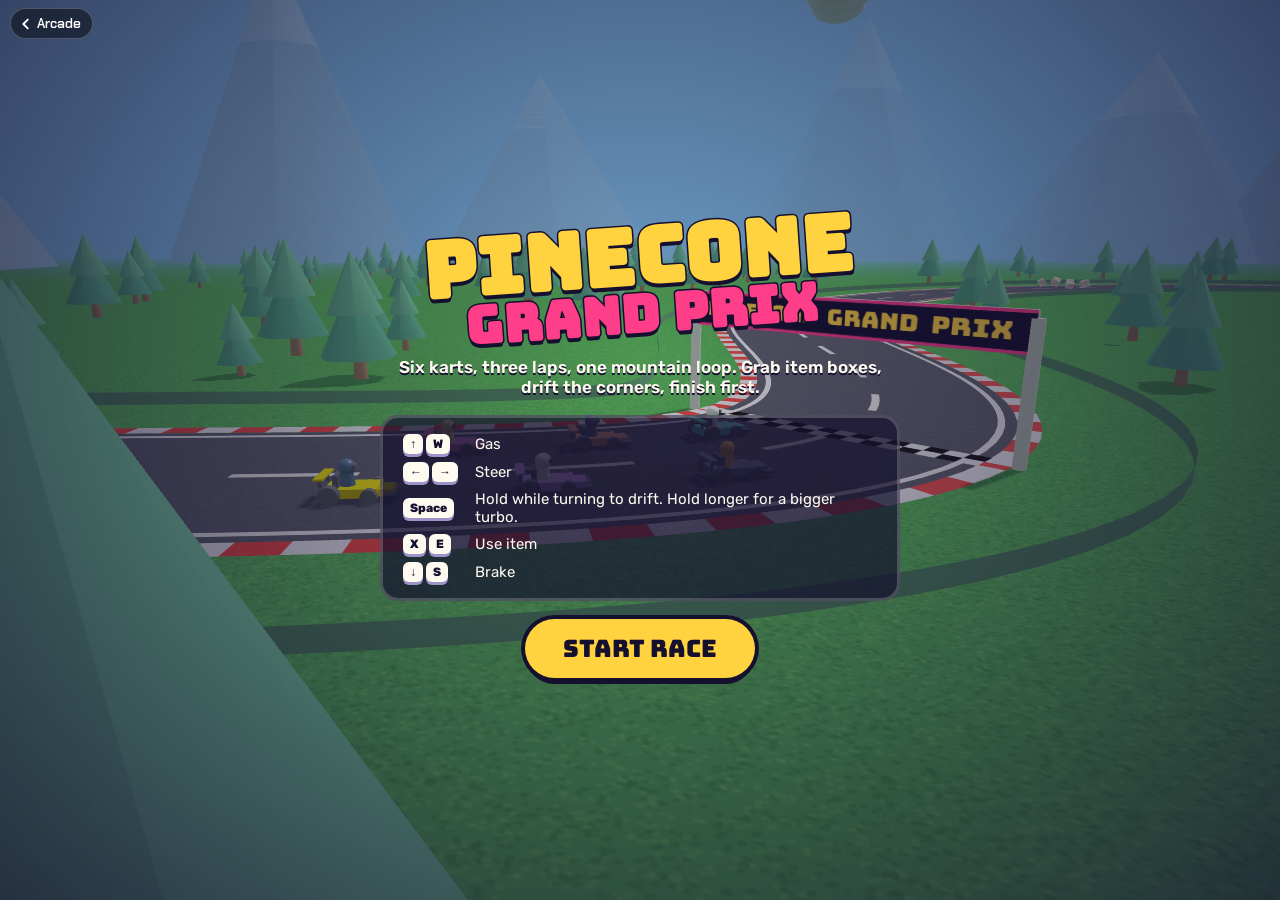
<file: kart.html>
<!doctype html>
<html lang="en">
<head>
<meta charset="utf-8">
<meta name="viewport" content="width=device-width,initial-scale=1,maximum-scale=1,user-scalable=no,viewport-fit=cover">
<title>Pinecone Grand Prix</title>
<meta name="theme-color" content="#14102e">
<meta name="apple-mobile-web-app-capable" content="yes">
<meta name="mobile-web-app-capable" content="yes">
<meta name="apple-mobile-web-app-status-bar-style" content="black-translucent">
<link rel="manifest" href="./manifest.webmanifest">
<link rel="apple-touch-icon" href="./apple-touch-icon.png">
<link rel="stylesheet" href="./fonts.css">
<style>:root{box-sizing:border-box}body{margin:0;padding:0}img{max-width:100%}[hidden]{display:none!important}</style>
</head>
<body>
<a class="arcade-back" href="./"><svg viewBox="0 0 16 16" fill="none" stroke="currentColor" stroke-width="2.2" stroke-linecap="round" stroke-linejoin="round"><path d="M10 3 5 8l5 5"/></svg>Arcade</a>

<style>
.arcade-back{position:fixed;z-index:50;left:calc(10px + env(safe-area-inset-left,0px));top:calc(8px + env(safe-area-inset-top,0px));display:inline-flex;align-items:center;gap:4px;padding:6px 11px 6px 8px;border-radius:999px;background:rgba(10,12,20,.55);border:1px solid rgba(255,255,255,.22);color:#fff;font:600 13px "Chakra Petch",system-ui,sans-serif;text-decoration:none;-webkit-backdrop-filter:blur(6px);backdrop-filter:blur(6px)}
.arcade-back svg{width:14px;height:14px}
body.racing .arcade-back{display:none}

:root{--ink:#14102e;--ink2:#2a2160;--cream:#fffaf0;--sun:#ffd23f;--pink:#ff3e8a;--cyan:#3ee6ff;color-scheme:dark}
html,body{height:100%;margin:0;overflow:hidden;background:#14102e;color:var(--cream);font-family:'Rubik',system-ui,sans-serif;touch-action:none;user-select:none;-webkit-user-select:none;-webkit-tap-highlight-color:transparent}
[hidden]{display:none!important}
#game{position:fixed;inset:0;width:100%;height:100%;display:block}
.disp{font-family:'Bungee','Arial Black',Impact,sans-serif;letter-spacing:.02em}
.stroke{-webkit-text-stroke:3px var(--ink);paint-order:stroke fill;text-shadow:0 4px 0 var(--ink)}
.tl{position:fixed;left:calc(16px + env(safe-area-inset-left,0px));top:calc(12px + env(safe-area-inset-top,0px));display:flex;flex-direction:column;gap:2px}
.pos{font-size:64px;line-height:1;color:var(--sun)}
.pos sup{font-size:26px;vertical-align:top;margin-left:2px}
.lap{font-size:20px;color:var(--cream)}
.time{font-family:'Rubik',sans-serif;font-weight:800;font-size:16px;font-variant-numeric:tabular-nums;color:var(--cream);text-shadow:0 2px 0 var(--ink)}
.item{position:fixed;left:50%;transform:translateX(-50%);top:calc(12px + env(safe-area-inset-top,0px));width:76px;height:76px;border-radius:20px;background:rgba(20,16,46,.72);border:4px solid var(--cream);box-shadow:0 5px 0 var(--ink);display:grid;place-items:center}
.item svg{width:52px;height:52px}
.item .lbl{position:absolute;bottom:-26px;left:50%;transform:translateX(-50%);white-space:nowrap;font-size:12px;font-weight:800;text-transform:uppercase;letter-spacing:.08em;text-shadow:0 2px 0 var(--ink)}
#map{position:fixed;right:calc(16px + env(safe-area-inset-right,0px));top:calc(12px + env(safe-area-inset-top,0px));width:140px;height:140px;border-radius:16px;background:rgba(20,16,46,.55)}
.speed{position:fixed;right:calc(16px + env(safe-area-inset-right,0px));bottom:calc(16px + env(safe-area-inset-bottom,0px));text-align:right;font-weight:800;text-shadow:0 2px 0 var(--ink)}
.speed b{font-family:'Bungee',sans-serif;font-size:40px;font-weight:400;color:var(--cream);display:block;line-height:1;font-variant-numeric:tabular-nums}
.speed span{font-size:12px;letter-spacing:.1em;text-transform:uppercase}
.standings{position:fixed;left:calc(16px + env(safe-area-inset-left,0px));top:calc(130px + env(safe-area-inset-top,0px));display:flex;flex-direction:column;gap:3px;font-size:13px;font-weight:600}
.standings div{display:flex;align-items:center;gap:6px;padding:2px 8px 2px 4px;border-radius:8px;background:rgba(20,16,46,.5);width:max-content}
.standings i{width:10px;height:10px;border-radius:50%;display:inline-block;border:2px solid var(--ink)}
.standings .me{background:var(--pink);color:var(--cream)}
.standings em{font-style:normal;font-variant-numeric:tabular-nums;opacity:.8;width:14px}
.count{position:fixed;left:50%;top:38%;transform:translate(-50%,-50%);font-size:clamp(80px,22vw,180px);color:var(--sun);pointer-events:none}
.toast{position:fixed;left:50%;top:26%;transform:translateX(-50%);font-size:clamp(24px,6vw,44px);color:var(--cream);pointer-events:none;white-space:nowrap;transition:opacity .25s}
.warn{color:var(--pink)}
.screen{position:fixed;inset:0;display:grid;place-items:center;padding-inline:16px;background:radial-gradient(ellipse at 50% 40%,rgba(20,16,46,.25),rgba(20,16,46,.82))}
.card{width:100%;max-width:520px;display:flex;flex-direction:column;align-items:center;gap:18px;text-align:center}
.title{margin:0;line-height:.9;transform:rotate(-4deg);text-wrap:balance}
.title .a{display:block;font-size:clamp(44px,12vw,78px);color:var(--sun)}
.title .b{display:block;font-size:clamp(30px,8vw,52px);color:var(--pink)}
.tag{margin:0;font-size:17px;font-weight:600;text-shadow:0 2px 0 var(--ink)}
.keys{display:grid;grid-template-columns:auto 1fr;gap:8px 14px;align-items:center;text-align:left;background:rgba(20,16,46,.7);border:3px solid rgba(255,250,240,.2);border-radius:18px;padding:16px 20px;font-size:15px}
.keys kbd{font-family:'Rubik',sans-serif;font-weight:800;font-size:12px;background:var(--cream);color:var(--ink);border-radius:6px;padding:3px 7px;box-shadow:0 3px 0 #9d93c9;margin-right:3px;white-space:nowrap;display:inline-block}
.btn{font-family:'Bungee',sans-serif;font-size:24px;color:var(--ink);background:var(--sun);border:0;border-radius:999px;padding:14px 38px;box-shadow:0 6px 0 var(--ink),0 0 0 4px var(--ink);cursor:pointer;transition:transform .08s}
.btn:active{transform:translateY(4px);box-shadow:0 2px 0 var(--ink),0 0 0 4px var(--ink)}
.btn:focus-visible{outline:4px solid var(--cyan);outline-offset:6px}
.results{width:100%;border-collapse:separate;border-spacing:0 5px;font-size:16px}
.results td{background:rgba(20,16,46,.78);padding:9px 12px;font-weight:600;font-variant-numeric:tabular-nums}
.results td:first-child{border-radius:12px 0 0 12px;font-family:'Bungee',sans-serif;font-weight:400;color:var(--sun);width:48px}
.results td:last-child{border-radius:0 12px 12px 0;text-align:right}
.results tr.me td{background:var(--pink)}
.results tr.me td:first-child{color:var(--cream)}
.results i{width:12px;height:12px;border-radius:50%;display:inline-block;border:2px solid var(--ink);margin-right:8px;vertical-align:-1px}
.mute{position:fixed;right:calc(16px + env(safe-area-inset-right,0px));top:calc(162px + env(safe-area-inset-top,0px));background:rgba(20,16,46,.6);color:var(--cream);border:2px solid rgba(255,250,240,.35);border-radius:10px;font:800 11px 'Rubik',sans-serif;letter-spacing:.08em;text-transform:uppercase;padding:6px 10px;cursor:pointer}
.touch{position:fixed;left:0;right:0;bottom:calc(14px + env(safe-area-inset-bottom,0px));display:flex;justify-content:space-between;align-items:flex-end;padding-inline:16px;pointer-events:none}
.touch .grp{display:flex;gap:12px;align-items:flex-end;pointer-events:auto}
.tb{width:74px;height:74px;border-radius:50%;background:rgba(20,16,46,.55);border:3px solid rgba(255,250,240,.7);color:var(--cream);display:grid;place-items:center;font:400 13px 'Bungee',sans-serif;touch-action:none}
.tb svg{width:34px;height:34px}
.tb.on{background:rgba(255,62,138,.75)}
.tb.big{width:88px;height:88px}
.tb.sm{width:58px;height:58px;font-size:10px}
.touch-on .speed{bottom:calc(120px + env(safe-area-inset-bottom,0px))}
@media (max-width:560px){.pos{font-size:48px}.pos sup{font-size:20px}.standings{top:calc(108px + env(safe-area-inset-top,0px));font-size:11px}#map{width:104px;height:104px}.mute{top:calc(124px + env(safe-area-inset-top,0px))}.item{width:64px;height:64px}.item svg{width:42px;height:42px}}
@media (prefers-reduced-motion:reduce){.btn{transition:none}}
</style>

<canvas id="game"></canvas>

<div id="hud" hidden>
  <div class="tl">
    <div class="pos disp stroke"><span id="posN">6</span><sup id="posS">th</sup></div>
    <div class="lap disp stroke">Lap <span id="lapN">1</span>/3</div>
    <div class="time" id="time">0:00.00</div>
  </div>
  <div class="standings" id="standings"></div>
  <div class="item" id="itemSlot"><span class="lbl" id="itemLbl"></span></div>
  <canvas id="map" width="280" height="280"></canvas>
  <button class="mute" id="mute" type="button">Sound on</button>
  <div class="speed"><b id="spd">0</b><span>km/h</span></div>
</div>

<div class="count disp stroke" id="count"></div>
<div class="toast disp stroke" id="toast" style="opacity:0"></div>

<div class="screen" id="menu">
  <div class="card">
    <h1 class="title disp stroke"><span class="a">Pinecone</span><span class="b">Grand Prix</span></h1>
    <p class="tag">Six karts, three laps, one mountain loop. Grab item boxes, drift the corners, finish first.</p>
    <div class="keys" id="keys">
      <span><kbd>↑</kbd><kbd>W</kbd></span><span>Gas</span>
      <span><kbd>←</kbd><kbd>→</kbd></span><span>Steer</span>
      <span><kbd>Space</kbd></span><span>Hold while turning to drift. Hold longer for a bigger turbo.</span>
      <span><kbd>X</kbd><kbd>E</kbd></span><span>Use item</span>
      <span><kbd>↓</kbd><kbd>S</kbd></span><span>Brake</span>
    </div>
    <button class="btn" id="startBtn" type="button">Start race</button>
  </div>
</div>

<div class="screen" id="resultsScreen" hidden>
  <div class="card">
    <h2 class="title disp stroke"><span class="a" id="resTitle">1st!</span></h2>
    <table class="results"><tbody id="resBody"></tbody></table>
    <button class="btn" id="againBtn" type="button">Race again</button>
  </div>
</div>

<div class="touch" id="touch" hidden>
  <div class="grp">
    <div class="tb big" data-k="left" aria-label="Steer left"><svg viewBox="0 0 24 24"><path d="M15 4 7 12l8 8" fill="none" stroke="currentColor" stroke-width="3.5" stroke-linecap="round" stroke-linejoin="round"/></svg></div>
    <div class="tb big" data-k="right" aria-label="Steer right"><svg viewBox="0 0 24 24"><path d="m9 4 8 8-8 8" fill="none" stroke="currentColor" stroke-width="3.5" stroke-linecap="round" stroke-linejoin="round"/></svg></div>
  </div>
  <div class="grp">
    <div class="tb sm" data-k="brake">Brake</div>
    <div class="tb" data-k="item">Item</div>
    <div class="tb big" data-k="drift">Drift</div>
  </div>
</div>

<script src="./three.r128.min.js"></script>
<script>
(() => {
const $ = id => document.getElementById(id);
const clamp = (v,a,b) => Math.max(a, Math.min(b, v));
const wrap = a => { while (a > Math.PI) a -= Math.PI*2; while (a < -Math.PI) a += Math.PI*2; return a; };
const ord = n => n + (['th','st','nd','rd'][(n%100-20)%10] || ['th','st','nd','rd'][n%100] || 'th');
const ordSuf = n => ord(n).replace(/^\d+/, '');
function rng(seed){ return () => { seed |= 0; seed = seed + 0x6D2B79F5 | 0; let t = Math.imul(seed ^ seed >>> 15, 1 | seed); t = t + Math.imul(t ^ t >>> 7, 61 | t) ^ t; return ((t ^ t >>> 14) >>> 0) / 4294967296; }; }
const R = rng(7);

/* ---------- renderer ---------- */
const canvas = $('game');
const renderer = new THREE.WebGLRenderer({ canvas, antialias: true });
renderer.setPixelRatio(Math.min(devicePixelRatio, 2));
renderer.shadowMap.enabled = true;
renderer.shadowMap.type = THREE.PCFSoftShadowMap;
renderer.outputEncoding = THREE.sRGBEncoding;
const scene = new THREE.Scene();
const SKY = 0x8fd3ff;
scene.background = new THREE.Color(SKY);
scene.fog = new THREE.Fog(SKY, 230, 760);
const camera = new THREE.PerspectiveCamera(70, 1, 0.1, 1800);
function resize(){ renderer.setSize(innerWidth, innerHeight, false); camera.aspect = innerWidth / innerHeight; camera.updateProjectionMatrix(); }
addEventListener('resize', resize); resize();

scene.add(new THREE.HemisphereLight(0xe3f4ff, 0x4f7f35, 0.8));
const sun = new THREE.DirectionalLight(0xfff0d0, 0.95);
sun.castShadow = true; sun.shadow.mapSize.set(1024, 1024);
Object.assign(sun.shadow.camera, { left: -70, right: 70, top: 70, bottom: -70, near: 1, far: 320 });
sun.shadow.bias = -0.0006;
scene.add(sun, sun.target);
const SUN_OFF = new THREE.Vector3(70, 130, 45);

function canvasTex(w, h, draw){
  const c = document.createElement('canvas'); c.width = w; c.height = h;
  draw(c.getContext('2d'), w, h);
  const t = new THREE.CanvasTexture(c); t.encoding = THREE.sRGBEncoding;
  t.anisotropy = renderer.capabilities.getMaxAnisotropy();
  t.redraw = () => { draw(c.getContext('2d'), w, h); t.needsUpdate = true; };
  return t;
}

/* ---------- track ---------- */
const S = 1.35;
const ctrl = [[0,0],[80,-12],[150,15],[195,85],[165,160],[95,172],[62,122],[12,140],[-58,192],[-132,165],[-155,95],[-112,42],[-150,-22],[-112,-84],[-42,-72]]
  .map(([x,z]) => new THREE.Vector3(x*S, 0, z*S));
const curve = new THREE.CatmullRomCurve3(ctrl, true, 'centripetal');
const N = 640, LAPS = 3, HALF = 13, CURB = 2, LIMIT = HALF + 12;
const P = [], T = [], L = [];
const spaced = curve.getSpacedPoints(N);
for (let i = 0; i < N; i++){
  P.push(spaced[i]);
  const t = curve.getTangentAt(i/N).setY(0).normalize();
  T.push(t); L.push(new THREE.Vector3(t.z, 0, -t.x));
}

function stripGeo(inner, outer, vScale, y){
  const pos = [], uv = [], idx = []; let cum = 0;
  for (let i = 0; i <= N; i++){
    const j = i % N; if (i > 0) cum += P[j].distanceTo(P[i-1]);
    const a = P[j].clone().addScaledVector(L[j], inner), b = P[j].clone().addScaledVector(L[j], outer);
    pos.push(a.x, y, a.z, b.x, y, b.z); uv.push(0, cum/vScale, 1, cum/vScale);
    if (i < N){ const k = i*2; idx.push(k, k+2, k+1, k+1, k+2, k+3); }
  }
  const g = new THREE.BufferGeometry();
  g.setAttribute('position', new THREE.Float32BufferAttribute(pos, 3));
  g.setAttribute('uv', new THREE.Float32BufferAttribute(uv, 2));
  g.setIndex(idx); g.computeVertexNormals(); return g;
}
function wallGeo(off, h){
  const pos = [], idx = [];
  for (let i = 0; i <= N; i++){
    const j = i % N, a = P[j].clone().addScaledVector(L[j], off);
    pos.push(a.x, 0, a.z, a.x, h, a.z);
    if (i < N){ const k = i*2; idx.push(k, k+2, k+1, k+1, k+2, k+3); }
  }
  const g = new THREE.BufferGeometry();
  g.setAttribute('position', new THREE.Float32BufferAttribute(pos, 3));
  g.setIndex(idx); g.computeVertexNormals(); return g;
}

const roadTex = canvasTex(256, 256, (c, w, h) => {
  c.fillStyle = '#4b4e5a'; c.fillRect(0, 0, w, h);
  const r = rng(3);
  for (let i = 0; i < 2600; i++){ const v = 60 + r()*40|0; c.fillStyle = `rgba(${v},${v+2},${v+10},.55)`; c.fillRect(r()*w, r()*h, 2, 2); }
  c.fillStyle = '#f4f1e8'; c.fillRect(10, 0, 6, h); c.fillRect(w-16, 0, 6, h);
  c.fillStyle = 'rgba(244,241,232,.85)'; c.fillRect(w/2-4, 0, 8, h*0.45);
});
roadTex.wrapS = roadTex.wrapT = THREE.RepeatWrapping;
const curbTex = canvasTex(8, 64, (c, w, h) => { c.fillStyle = '#e6362f'; c.fillRect(0, 0, w, h/2); c.fillStyle = '#f7f3ea'; c.fillRect(0, h/2, w, h/2); });
curbTex.wrapT = THREE.RepeatWrapping; curbTex.magFilter = THREE.NearestFilter;
const grassTex = canvasTex(256, 256, (c, w, h) => {
  c.fillStyle = '#4fa44f'; c.fillRect(0, 0, w, h);
  const r = rng(11);
  for (let i = 0; i < 4000; i++){ c.fillStyle = r() < .5 ? 'rgba(62,140,62,.6)' : 'rgba(110,190,90,.5)'; c.fillRect(r()*w, r()*h, 2, 3); }
});
grassTex.wrapS = grassTex.wrapT = THREE.RepeatWrapping; grassTex.repeat.set(90, 90);

const ground = new THREE.Mesh(new THREE.PlaneGeometry(1800, 1800), new THREE.MeshLambertMaterial({ map: grassTex }));
ground.rotation.x = -Math.PI/2; ground.receiveShadow = true; scene.add(ground);
const road = new THREE.Mesh(stripGeo(-HALF, HALF, 20, 0.03), new THREE.MeshStandardMaterial({ map: roadTex, roughness: .9, side: THREE.DoubleSide }));
road.receiveShadow = true; scene.add(road);
const curbMat = new THREE.MeshStandardMaterial({ map: curbTex, roughness: .7, side: THREE.DoubleSide });
[[HALF, HALF+CURB], [-HALF-CURB, -HALF]].forEach(([a,b]) => { const m = new THREE.Mesh(stripGeo(a, b, 6, 0.05), curbMat); m.receiveShadow = true; scene.add(m); });
const hedgeMat = new THREE.MeshLambertMaterial({ color: 0x2c6e3c, side: THREE.DoubleSide });
[LIMIT+0.6, -LIMIT-0.6].forEach(o => scene.add(new THREE.Mesh(wallGeo(o, 1.3), hedgeMat)));

// start line + gantry
const startHead = Math.atan2(T[0].x, T[0].z);
const checker = canvasTex(128, 16, (c) => { for (let x = 0; x < 16; x++) for (let y = 0; y < 2; y++){ c.fillStyle = (x+y)%2 ? '#111' : '#fff'; c.fillRect(x*8, y*8, 8, 8); } });
checker.magFilter = THREE.NearestFilter;
const startG = new THREE.Group(); startG.position.copy(P[0]); startG.rotation.y = startHead; scene.add(startG);
const line = new THREE.Mesh(new THREE.PlaneGeometry(HALF*2, 3), new THREE.MeshLambertMaterial({ map: checker }));
line.rotation.x = -Math.PI/2; line.position.y = 0.06; startG.add(line);
const poleMat = new THREE.MeshStandardMaterial({ color: 0xf7f3ea, roughness: .5 });
[-1, 1].forEach(s => { const p = new THREE.Mesh(new THREE.CylinderGeometry(.5, .5, 11, 10), poleMat); p.position.set(s*(HALF+2.5), 5.5, 0); p.castShadow = true; startG.add(p); });
const bannerTex = canvasTex(1024, 128, (c, w, h) => {
  c.fillStyle = '#14102e'; c.fillRect(0, 0, w, h);
  c.fillStyle = '#ff3e8a'; c.fillRect(0, 0, w, 10); c.fillRect(0, h-10, w, 10);
  c.fillStyle = '#ffd23f'; c.font = "72px Bungee, 'Arial Black', sans-serif"; c.textAlign = 'center'; c.textBaseline = 'middle';
  c.fillText('PINECONE  GRAND  PRIX', w/2, h/2+4);
});
const banner = new THREE.Mesh(new THREE.BoxGeometry(HALF*2+5, 3.2, .5), [poleMat, poleMat, poleMat, poleMat, new THREE.MeshBasicMaterial({ map: bannerTex }), new THREE.MeshBasicMaterial({ map: bannerTex })]);
banner.position.y = 10; startG.add(banner);

// scenery: instanced pines
function farFromTrack(x, z, m){ for (let i = 0; i < N; i += 3){ const dx = x-P[i].x, dz = z-P[i].z; if (dx*dx+dz*dz < m*m) return false; } return true; }
const treeSpots = [];
for (let t = 0; t < 900 && treeSpots.length < 320; t++){
  const x = -330 + R()*660, z = -260 + R()*620;
  if (farFromTrack(x, z, LIMIT + 5)) treeSpots.push([x, z, .75 + R()*.8]);
}
const trunkIM = new THREE.InstancedMesh(new THREE.CylinderGeometry(.45, .65, 3, 6), new THREE.MeshLambertMaterial({ color: 0x7a4a2a }), treeSpots.length);
const leafA = new THREE.InstancedMesh(new THREE.ConeGeometry(3.4, 7, 7), new THREE.MeshLambertMaterial({ color: 0x1f7a4a, flatShading: true }), treeSpots.length);
const leafB = new THREE.InstancedMesh(new THREE.ConeGeometry(2.5, 5.5, 7), new THREE.MeshLambertMaterial({ color: 0x2f9458, flatShading: true }), treeSpots.length);
const dm = new THREE.Object3D();
treeSpots.forEach(([x, z, s], i) => {
  dm.rotation.set(0, R()*6, 0); dm.scale.set(s, s, s);
  dm.position.set(x, 1.5*s, z); dm.updateMatrix(); trunkIM.setMatrixAt(i, dm.matrix);
  dm.position.set(x, 5.5*s, z); dm.updateMatrix(); leafA.setMatrixAt(i, dm.matrix);
  dm.position.set(x, 8.6*s, z); dm.updateMatrix(); leafB.setMatrixAt(i, dm.matrix);
});
[trunkIM, leafA, leafB].forEach(m => { m.castShadow = true; scene.add(m); });

// mountains + clouds
const mtnMat = new THREE.MeshLambertMaterial({ color: 0x6d8fa8, flatShading: true });
const snowMat = new THREE.MeshLambertMaterial({ color: 0xf4f8ff, flatShading: true });
for (let i = 0; i < 18; i++){
  const a = i/18*Math.PI*2 + R()*.2, r = 600 + R()*80, h = 110 + R()*130, w = 80 + R()*60;
  const m = new THREE.Mesh(new THREE.ConeGeometry(w, h, 6), mtnMat); m.position.set(30 + Math.cos(a)*r, h/2 - 4, 90 + Math.sin(a)*r); scene.add(m);
  const c = new THREE.Mesh(new THREE.ConeGeometry(w*.3, h*.3, 6), snowMat); c.position.set(m.position.x, h - h*.15 - 4, m.position.z); scene.add(c);
}
const cloudMat = new THREE.MeshLambertMaterial({ color: 0xffffff });
for (let i = 0; i < 12; i++){
  const g = new THREE.Group();
  for (let j = 0; j < 4; j++){ const s = new THREE.Mesh(new THREE.SphereGeometry(10 + R()*8, 10, 8), cloudMat); s.position.set(j*14 - 20, R()*5, R()*8); s.scale.y = .6; g.add(s); }
  g.position.set(-350 + R()*760, 120 + R()*50, -300 + R()*700); scene.add(g);
}

/* ---------- item boxes ---------- */
const boxTex = canvasTex(128, 128, (c, w, h) => {
  const g = c.createLinearGradient(0, 0, w, h);
  g.addColorStop(0, '#ff3e8a'); g.addColorStop(.5, '#ffd23f'); g.addColorStop(1, '#3ee6ff');
  c.fillStyle = g; c.fillRect(0, 0, w, h);
  c.strokeStyle = '#fffaf0'; c.lineWidth = 10; c.strokeRect(5, 5, w-10, h-10);
  c.fillStyle = '#fffaf0'; c.font = "84px Bungee, 'Arial Black', sans-serif"; c.textAlign = 'center'; c.textBaseline = 'middle';
  c.lineWidth = 8; c.strokeStyle = '#14102e'; c.strokeText('?', w/2, h/2+6); c.fillText('?', w/2, h/2+6);
});
if (document.fonts) document.fonts.load("72px Bungee").then(() => { boxTex.redraw(); bannerTex.redraw(); }).catch(() => {});
const boxMat = new THREE.MeshStandardMaterial({ map: boxTex, transparent: true, opacity: .9, roughness: .3, emissive: 0x332244 });
const boxGeo = new THREE.BoxGeometry(2.2, 2.2, 2.2);
const boxes = [];
[110, 300, 480].forEach(i => [-9, -3, 3, 9].forEach(lat => {
  const m = new THREE.Mesh(boxGeo, boxMat); m.castShadow = true;
  m.position.copy(P[i]).addScaledVector(L[i], lat); m.position.y = 1.8; scene.add(m);
  boxes.push({ m, active: true, t: 0, ph: R()*6 });
}));

/* ---------- karts ---------- */
function makeKart(color, helmet){
  const g = new THREE.Group(), m = new THREE.Group(); g.add(m);
  const bodyMat = new THREE.MeshStandardMaterial({ color, roughness: .4, metalness: .15 });
  const dark = new THREE.MeshStandardMaterial({ color: 0x22232b, roughness: .8 });
  const helm = new THREE.MeshStandardMaterial({ color: helmet, roughness: .3, metalness: .1 });
  const add = (geo, mat, x, y, z) => { const o = new THREE.Mesh(geo, mat); o.position.set(x, y, z); o.castShadow = true; m.add(o); return o; };
  add(new THREE.BoxGeometry(2.2, .6, 3.4), bodyMat, 0, .65, 0);
  add(new THREE.BoxGeometry(1.6, .45, 1.1), bodyMat, 0, .6, 2.0);
  add(new THREE.BoxGeometry(2.6, .25, .7), dark, 0, .45, 2.5);
  add(new THREE.BoxGeometry(1.4, 1, .35), dark, 0, 1.25, -.95);
  add(new THREE.CylinderGeometry(.42, .5, 1, 10), helm, 0, 1.4, -.35);
  add(new THREE.SphereGeometry(.55, 16, 12), helm, 0, 2.15, -.3);
  add(new THREE.BoxGeometry(.8, .3, .2), dark, 0, 2.2, .18);
  add(new THREE.BoxGeometry(2.5, .14, .6), bodyMat, 0, 1.65, -1.85);
  [-.8, .8].forEach(x => add(new THREE.BoxGeometry(.12, .6, .2), dark, x, 1.3, -1.85));
  const wf = new THREE.CylinderGeometry(.52, .52, .5, 14), wr = new THREE.CylinderGeometry(.64, .64, .62, 14);
  [[-1.3, .52, 1.25, wf], [1.3, .52, 1.25, wf], [-1.35, .64, -1.2, wr], [1.35, .64, -1.2, wr]].forEach(([x, y, z, geo]) => { const w = add(geo, dark, x, y, z); w.rotation.z = Math.PI/2; });
  const flame = new THREE.Mesh(new THREE.ConeGeometry(.42, 1.8, 10), new THREE.MeshBasicMaterial({ color: 0xffa21a, transparent: true, opacity: .9 }));
  flame.rotation.x = -Math.PI/2; flame.position.set(0, .75, -2.6); flame.visible = false; m.add(flame);
  const sparkMat = new THREE.MeshBasicMaterial({ color: 0x3ee6ff });
  const sparks = [-1.35, 1.35].map(x => { const s = new THREE.Mesh(new THREE.SphereGeometry(.28, 8, 6), sparkMat); s.position.set(x, .25, -1.9); s.visible = false; m.add(s); return s; });
  scene.add(g);
  return { g, m, flame, sparks, sparkMat };
}

const RACERS = [
  { name: 'You', color: 0xff3e8a, helmet: 0xffd23f, player: true, slot: 4 },
  { name: 'Juniper', color: 0x2ec4b6, helmet: 0xffffff, slot: 0, base: 45.5 },
  { name: 'Rook', color: 0x3a3f58, helmet: 0xff7a1a, slot: 1, base: 44.5 },
  { name: 'Maple', color: 0xe4572e, helmet: 0x2b2d42, slot: 2, base: 44 },
  { name: 'Zinnia', color: 0x9b5de5, helmet: 0xf1f1f1, slot: 3, base: 43.5 },
  { name: 'Dash', color: 0xffb400, helmet: 0x1d3557, slot: 5, base: 43 },
];
const karts = RACERS.map(r => ({ ...makeKart(r.color, r.helmet), name: r.name, color: r.color, isPlayer: !!r.player, slot: r.slot, base: r.base || 46 }));
const player = karts[0];
const hex = c => '#' + c.toString(16).padStart(6, '0');

function resetKart(k){
  const row = Math.floor(k.slot/2), col = k.slot % 2;
  const i = (N - 4 - row*5 - col*2) % N, lat = col ? -5.5 : 5.5;
  Object.assign(k, {
    x: P[i].x + L[i].x*lat, z: P[i].z + L[i].z*lat, heading: Math.atan2(T[i].x, T[i].z),
    speed: 0, idx: i, lat, lap: 0, maxLap: 0, done: false, finishT: 0, rank: k.slot,
    boost: 0, spin: 0, hop: 0, item: null, rolling: 0, drift: { on: false, dir: 0, charge: 0 },
    maxSpeed: k.isPlayer ? 46 : k.base, auto: false, wrongT: 0,
    ai: { wob: R()*6, wobSpeed: .25 + R()*.35, wobAmp: 3 + R()*3, bias: (R()-.5)*4, itemDelay: 0 }
  });
  k.g.position.set(k.x, 0, k.z); k.g.rotation.y = k.heading; k.m.rotation.set(0, 0, 0);
}

/* ---------- items ---------- */
const ICONS = {
  nitro: ['Nitro', '<svg viewBox="0 0 48 48"><rect x="15" y="11" width="18" height="30" rx="5" fill="#3ee6ff" stroke="#14102e" stroke-width="3"/><rect x="19" y="5" width="10" height="7" rx="2" fill="#14102e"/><path d="M25 16l-6 11h5l-2 9 8-12h-5l3-8z" fill="#fffaf0"/></svg>'],
  oil: ['Oil slick', '<svg viewBox="0 0 48 48"><path d="M7 30c0-6 7-8 12-8s7-5 13-5 10 4 10 9-5 10-12 10H18C11 36 7 34 7 30z" fill="#1d1a2b" stroke="#ffd23f" stroke-width="2.5"/><ellipse cx="30" cy="25" rx="5" ry="2" fill="#7b6cff"/></svg>'],
  orb: ['Homing orb', '<svg viewBox="0 0 48 48"><circle cx="24" cy="24" r="11" fill="#ff3e8a" stroke="#14102e" stroke-width="3"/><ellipse cx="24" cy="24" rx="20" ry="6" fill="none" stroke="#ffd23f" stroke-width="3" transform="rotate(-20 24 24)"/><circle cx="20" cy="20" r="3" fill="#fffaf0"/></svg>'],
};
const ITEM_KEYS = Object.keys(ICONS);
function rollItem(rank){
  const w = rank === 0 ? [.3, .6, .1] : rank >= 4 ? [.5, .1, .4] : [.35, .3, .35];
  let r = Math.random(); for (let i = 0; i < 3; i++){ if ((r -= w[i]) <= 0) return ITEM_KEYS[i]; } return 'nitro';
}
const slicks = [], orbs = [];
const slickGeo = new THREE.CircleGeometry(2.6, 20), slickMat = new THREE.MeshStandardMaterial({ color: 0x15121f, roughness: .1, metalness: .4, emissive: 0x2a1d55 });
const orbGeo = new THREE.SphereGeometry(.8, 16, 12), orbMat = new THREE.MeshStandardMaterial({ color: 0xff3e8a, emissive: 0x991a4d, roughness: .2 });
const ringGeo = new THREE.TorusGeometry(1.3, .14, 8, 28), ringMat = new THREE.MeshBasicMaterial({ color: 0xffd23f });

function useItem(k){
  if (!k.item) return;
  const f = { x: Math.sin(k.heading), z: Math.cos(k.heading) };
  if (k.item === 'nitro'){ k.boost = Math.max(k.boost, 1.4); if (k.isPlayer){ sfx(220, .5, 'sawtooth', .07); toast('Nitro!'); } }
  else if (k.item === 'oil'){
    const m = new THREE.Mesh(slickGeo, slickMat); m.rotation.x = -Math.PI/2; m.position.set(k.x - f.x*4.5, .07, k.z - f.z*4.5); scene.add(m);
    slicks.push({ m, x: m.position.x, z: m.position.z, age: 0 }); if (slicks.length > 12){ const s = slicks.shift(); scene.remove(s.m); }
    if (k.isPlayer) sfx(160, .25, 'triangle', .07);
  } else {
    const ranked = standings();
    const target = k.rank > 0 ? ranked[k.rank-1] : null;
    const g = new THREE.Group(); g.add(new THREE.Mesh(orbGeo, orbMat)); const ring = new THREE.Mesh(ringGeo, ringMat); g.add(ring);
    g.position.set(k.x + f.x*3.5, 1.2, k.z + f.z*3.5); scene.add(g);
    orbs.push({ g, ring, owner: k, target, vx: f.x, vz: f.z, age: 0 });
    if (k.isPlayer) sfx(520, .3, 'square', .06);
  }
  k.item = null;
}
function hit(k, t){
  if (k.spin > 0) return;
  k.spin = t; k.boost = 0; k.drift.on = false; k.hop = .35;
  if (k.isPlayer){ toast('Spun out!', true); sfx(120, .45, 'sawtooth', .08); }
}

/* ---------- physics ---------- */
function stepKart(k, inp, dt){
  if (k.spin > 0){ k.spin -= dt; k.speed *= Math.pow(.15, dt); inp = { throttle: false, brake: false, steer: 0, drift: false }; }
  const off = Math.abs(k.lat) > HALF + CURB;
  let max = k.maxSpeed * (off ? .5 : 1);
  if (k.boost > 0){ k.boost -= dt; max = k.maxSpeed * 1.38; }
  if (inp.throttle || k.boost > 0) k.speed += (k.boost > 0 ? 70 : 24) * dt;
  else if (inp.brake) k.speed -= 42 * dt;
  else k.speed -= Math.sign(k.speed) * Math.min(Math.abs(k.speed), 12 * dt);
  if (k.speed > max) k.speed = Math.max(max, k.speed - 45*dt);
  k.speed = Math.max(k.speed, -14);

  const sf = Math.min(1, Math.abs(k.speed)/12) * (k.speed < 0 ? -1 : 1);
  let turn;
  if (inp.drift && !k.drift.on && Math.abs(inp.steer) > .3 && k.speed > 18 && !off){
    k.drift.on = true; k.drift.dir = Math.sign(inp.steer); k.drift.charge = 0; k.hop = .22;
  }
  if (k.drift.on){
    if (!inp.drift || k.speed < 12){
      const c = k.drift.charge;
      if (c > 1.8){ k.boost = Math.max(k.boost, 1.15); if (k.isPlayer){ toast('Super turbo!'); sfx(300, .45, 'sawtooth', .07); } }
      else if (c > .8){ k.boost = Math.max(k.boost, .6); if (k.isPlayer) sfx(260, .3, 'sawtooth', .06); }
      k.drift.on = false; turn = inp.steer * 2.1 * sf;
    } else {
      turn = k.drift.dir * (1.05 + .6 * inp.steer * k.drift.dir) * 1.9;
      k.drift.charge += dt * (.65 + .65 * Math.max(0, inp.steer * k.drift.dir));
      k.speed -= 3*dt;
    }
  } else turn = inp.steer * 2.1 * sf;
  k.heading -= turn * dt;
  k.x += Math.sin(k.heading) * k.speed * dt;
  k.z += Math.cos(k.heading) * k.speed * dt;
}

function updateIdx(k){
  let best = k.idx, bd = Infinity;
  for (let o = -14; o <= 30; o++){ const j = (k.idx + o + N) % N, dx = k.x - P[j].x, dz = k.z - P[j].z, d = dx*dx + dz*dz; if (d < bd){ bd = d; best = j; } }
  if (bd > 2500){ for (let j = 0; j < N; j++){ const dx = k.x - P[j].x, dz = k.z - P[j].z, d = dx*dx + dz*dz; if (d < bd){ bd = d; best = j; } } }
  const delta = best - k.idx;
  if (delta < -N/2) k.lap++; else if (delta > N/2) k.lap--;
  k.idx = best;
  k.lat = (k.x - P[best].x) * L[best].x + (k.z - P[best].z) * L[best].z;
  if (Math.abs(k.lat) > LIMIT){
    const s = Math.sign(k.lat), ex = k.lat - s*LIMIT;
    k.x -= L[best].x * ex; k.z -= L[best].z * ex; k.lat = s*LIMIT; k.speed *= Math.pow(.2, 1/60);
  }
}
const prog = k => k.lap * N + k.idx;
function standings(){
  const arr = [...karts].sort((a, b) => (a.done && b.done) ? a.finishT - b.finishT : a.done ? -1 : b.done ? 1 : prog(b) - prog(a));
  arr.forEach((k, i) => k.rank = i); return arr;
}

/* ---------- input ---------- */
const keys = {}; let itemReq = false, pressAt = null;
const THROTTLE = ['ArrowUp', 'KeyW'];
addEventListener('keydown', e => {
  if (['ArrowUp','ArrowDown','ArrowLeft','ArrowRight','Space'].includes(e.code)) e.preventDefault();
  if (e.repeat) return;
  keys[e.code] = true;
  if (['KeyX','KeyE','ShiftRight'].includes(e.code)) itemReq = true;
  if (state === 'countdown' && THROTTLE.includes(e.code)) pressAt = countT;
  if (e.code === 'Enter' && !$('menu').hidden) startRace();
});
addEventListener('keyup', e => { keys[e.code] = false; });
addEventListener('blur', () => { for (const k in keys) keys[k] = false; });
const touch = { left: false, right: false, drift: false, brake: false };
let touchMode = matchMedia('(pointer: coarse)').matches;
document.querySelectorAll('.tb').forEach(b => {
  const k = b.dataset.k;
  const on = e => { e.preventDefault(); b.setPointerCapture?.(e.pointerId); b.classList.add('on'); if (k === 'item') itemReq = true; else touch[k] = true; };
  const offF = () => { b.classList.remove('on'); if (k !== 'item') touch[k] = false; };
  b.addEventListener('pointerdown', on); b.addEventListener('pointerup', offF); b.addEventListener('pointercancel', offF); b.addEventListener('lostpointercapture', offF);
});
addEventListener('touchstart', () => { if (!touchMode){ touchMode = true; applyTouchUI(); } }, { passive: true });
function applyTouchUI(){
  if (!touchMode) return;
  $('keys').innerHTML = '<span><kbd>Auto</kbd></span><span>Gas is automatic</span><span><kbd>◀</kbd><kbd>▶</kbd></span><span>Steer</span><span><kbd>Drift</kbd></span><span>Hold while turning. Hold longer for a bigger turbo.</span><span><kbd>Item</kbd></span><span>Use item</span>';
  if (state !== 'menu') { $('touch').hidden = false; document.body.classList.add('touch-on'); }
}

function playerInput(){
  const steer = ((keys.ArrowRight || keys.KeyD || touch.right) ? 1 : 0) - ((keys.ArrowLeft || keys.KeyA || touch.left) ? 1 : 0);
  const brake = !!(keys.ArrowDown || keys.KeyS || touch.brake);
  const throttle = !brake && !!(keys.ArrowUp || keys.KeyW || touchMode);
  return { steer, brake, throttle, drift: !!(keys.Space || keys.ShiftLeft || touch.drift) };
}
function aiInput(k, dt){
  const ai = k.ai; ai.wob += dt * ai.wobSpeed;
  const lat = clamp(Math.sin(ai.wob) * ai.wobAmp + ai.bias, -8, 8);
  const look = Math.round(7 + Math.abs(k.speed) * .16);
  const j = (k.idx + look) % N;
  const desired = Math.atan2(P[j].x + L[j].x*lat - k.x, P[j].z + L[j].z*lat - k.z);
  const diff = wrap(desired - k.heading);
  const j2 = (k.idx + look + 14) % N;
  const bend = Math.abs(wrap(Math.atan2(T[j2].x, T[j2].z) - Math.atan2(T[k.idx].x, T[k.idx].z)));
  if (!k.isPlayer){
    const gap = (prog(player) - prog(k)) / N;
    k.maxSpeed = k.base * (1 + clamp(gap * .5, -.1, .14));
  }
  // items
  if (k.item){
    ai.itemDelay -= dt;
    if (ai.itemDelay <= 0){
      const ranked = standings();
      const behind = ranked[k.rank + 1];
      if (k.item === 'nitro' || k.item === 'orb' && k.rank > 0 || k.item === 'oil' && behind && prog(k) - prog(behind) < 12 || ai.itemDelay < -7) useItem(k);
    }
  }
  return { steer: clamp(-diff * 2.8, -1, 1), throttle: !(bend > .9 && k.speed > k.maxSpeed * .82), brake: false, drift: false };
}

/* ---------- audio ---------- */
let AC = null, engOsc, engGain, muted = false;
function initAudio(){
  if (AC) { AC.resume?.(); return; }
  try {
    AC = new (window.AudioContext || window.webkitAudioContext)();
    engOsc = AC.createOscillator(); engOsc.type = 'sawtooth';
    const f = AC.createBiquadFilter(); f.type = 'lowpass'; f.frequency.value = 520;
    engGain = AC.createGain(); engGain.gain.value = 0;
    engOsc.connect(f).connect(engGain).connect(AC.destination); engOsc.start();
  } catch (e) { AC = null; }
}
function sfx(freq, dur, type = 'square', vol = .07, up = 1.8){
  if (!AC || muted) return;
  const t = AC.currentTime, o = AC.createOscillator(), g = AC.createGain();
  o.type = type; o.frequency.setValueAtTime(freq, t); o.frequency.exponentialRampToValueAtTime(freq*up, t + dur);
  g.gain.setValueAtTime(vol, t); g.gain.exponentialRampToValueAtTime(.0001, t + dur);
  o.connect(g).connect(AC.destination); o.start(t); o.stop(t + dur);
}
$('mute').addEventListener('click', () => { muted = !muted; $('mute').textContent = muted ? 'Sound off' : 'Sound on'; });

/* ---------- HUD ---------- */
let toastTimer = 0;
function toast(msg, warn){ const t = $('toast'); t.textContent = msg; t.classList.toggle('warn', !!warn); t.style.opacity = 1; toastTimer = 1.4; }
const mapC = $('map'), mctx = mapC.getContext('2d'), MS = mapC.width;
let minX = Infinity, maxX = -Infinity, minZ = Infinity, maxZ = -Infinity;
P.forEach(p => { minX = Math.min(minX, p.x); maxX = Math.max(maxX, p.x); minZ = Math.min(minZ, p.z); maxZ = Math.max(maxZ, p.z); });
const msc = (MS - 40) / Math.max(maxX - minX, maxZ - minZ);
const mox = (MS - (maxX - minX) * msc) / 2, moz = (MS - (maxZ - minZ) * msc) / 2;
const mx = x => mox + (x - minX) * msc, mz = z => moz + (z - minZ) * msc;
const mapBg = document.createElement('canvas'); mapBg.width = mapBg.height = MS;
(() => { const c = mapBg.getContext('2d'); c.lineJoin = 'round';
  c.beginPath(); P.forEach((p, i) => i ? c.lineTo(mx(p.x), mz(p.z)) : c.moveTo(mx(p.x), mz(p.z))); c.closePath();
  c.strokeStyle = '#14102e'; c.lineWidth = 18; c.stroke(); c.strokeStyle = '#fffaf0'; c.lineWidth = 10; c.stroke();
  c.fillStyle = '#ffd23f'; c.fillRect(mx(P[0].x) - 7, mz(P[0].z) - 7, 14, 14);
})();
function drawMap(){
  mctx.clearRect(0, 0, MS, MS); mctx.drawImage(mapBg, 0, 0);
  [...karts].reverse().forEach(k => {
    mctx.beginPath(); mctx.arc(mx(k.x), mz(k.z), k.isPlayer ? 11 : 8, 0, Math.PI*2);
    mctx.fillStyle = hex(k.color); mctx.fill(); mctx.lineWidth = 4; mctx.strokeStyle = k.isPlayer ? '#fffaf0' : '#14102e'; mctx.stroke();
  });
}
let lastHud = '', rollIcon = 0;
function fmt(t){ const m = Math.floor(t/60), s = t - m*60; return m + ':' + s.toFixed(2).padStart(5, '0'); }
function updateHud(dt, ranked){
  $('posN').textContent = player.rank + 1; $('posS').textContent = ordSuf(player.rank + 1);
  $('lapN').textContent = clamp(player.lap, 1, LAPS);
  $('time').textContent = fmt(player.done ? player.finishT : raceT);
  $('spd').textContent = Math.round(Math.abs(player.speed) * 3.2);
  let slot;
  if (player.rolling > 0){ rollIcon += dt; slot = ITEM_KEYS[Math.floor(rollIcon * 12) % 3]; }
  const key = (player.rolling > 0 ? 'r' + slot : player.item || '') ;
  if (key !== lastHud){
    lastHud = key; const k = player.rolling > 0 ? slot : player.item;
    $('itemSlot').innerHTML = (k ? ICONS[k][1] : '') + `<span class="lbl">${player.rolling > 0 ? '' : k ? ICONS[k][0] : ''}</span>`;
  }
  $('standings').innerHTML = ranked.map((k, i) => `<div class="${k.isPlayer ? 'me' : ''}"><em>${i+1}</em><i style="background:${hex(k.color)}"></i>${k.name}</div>`).join('');
  drawMap();
}

/* ---------- race flow ---------- */
let state = 'menu', countT = 0, raceT = 0, lastCount = null, resultsShown = false, finishWait = 0;
const camPos = new THREE.Vector3(), camLook = new THREE.Vector3();
function resetRace(){
  karts.forEach(resetKart);
  slicks.forEach(s => scene.remove(s.m)); slicks.length = 0;
  orbs.forEach(o => scene.remove(o.g)); orbs.length = 0;
  boxes.forEach(b => { b.active = true; b.m.visible = true; });
  raceT = 0; resultsShown = false; finishWait = 0; lastHud = '-'; pressAt = null;
  const f = new THREE.Vector3(Math.sin(player.heading), 0, Math.cos(player.heading));
  camPos.set(player.x, 5.2, player.z).addScaledVector(f, -11);
}
function startRace(){
  initAudio(); resetRace(); document.body.classList.add('racing');
  state = 'countdown'; countT = 3.6; lastCount = null;
  $('menu').hidden = true; $('resultsScreen').hidden = true; $('hud').hidden = false;
  if (touchMode){ $('touch').hidden = false; document.body.classList.add('touch-on'); }
}
$('startBtn').addEventListener('click', startRace);
$('againBtn').addEventListener('click', startRace);

function renderResults(){
  const ranked = standings();
  $('resTitle').textContent = player.done ? ord(player.rank + 1) + (player.rank === 0 ? '!' : ' place') : 'Race over';
  $('resBody').innerHTML = ranked.map((k, i) => `<tr class="${k.isPlayer ? 'me' : ''}"><td>${ord(i+1)}</td><td style="text-align:left"><i style="background:${hex(k.color)}"></i>${k.name}</td><td>${k.done ? fmt(k.finishT) : 'Racing'}</td></tr>`).join('');
}

function updateCamera(dt, k){
  const f = new THREE.Vector3(Math.sin(k.heading), 0, Math.cos(k.heading));
  const back = touchMode && innerWidth < innerHeight ? 13 : 11;
  const desired = new THREE.Vector3(k.x, 5.4, k.z).addScaledVector(f, -back);
  camPos.lerp(desired, 1 - Math.pow(.002, dt));
  camera.position.copy(camPos);
  camLook.set(k.x + f.x*8, 1.8, k.z + f.z*8);
  camera.lookAt(camLook);
  const targetFov = (innerWidth < innerHeight ? 78 : 68) + (k.boost > 0 ? 10 : 0) + Math.max(0, k.speed) * .08;
  camera.fov += (targetFov - camera.fov) * (1 - Math.pow(.02, dt)); camera.updateProjectionMatrix();
  sun.position.set(k.x, 0, k.z).add(SUN_OFF); sun.target.position.set(k.x, 0, k.z);
}

function syncKart(k, dt, t){
  k.g.position.set(k.x, 0, k.z); k.g.rotation.y = k.heading;
  if (k.hop > 0){ k.hop -= dt; k.g.position.y = Math.sin(clamp(k.hop / .22, 0, 1) * Math.PI) * .7; }
  if (k.spin > 0) k.m.rotation.y += dt * 13;
  else { const tgt = k.drift.on ? -k.drift.dir * .42 : 0; k.m.rotation.y = wrap(k.m.rotation.y); k.m.rotation.y += (tgt - k.m.rotation.y) * (1 - Math.pow(.001, dt)); }
  k.m.rotation.z = k.drift.on ? k.drift.dir * .06 : 0;
  k.m.position.y = Math.abs(k.lat) > HALF + CURB && k.speed > 5 ? Math.sin(t * 40 + k.slot) * .06 : 0;
  k.flame.visible = k.boost > 0;
  if (k.boost > 0){ const s = .8 + Math.random() * .5; k.flame.scale.set(s, s * (1 + k.boost * .4), s); }
  const c = k.drift.charge, show = k.drift.on && c > .5;
  k.sparks.forEach(s => { s.visible = show && Math.random() > .25; s.scale.setScalar(.6 + Math.random() * .9); });
  if (show) k.sparkMat.color.setHex(c > 1.8 ? 0xff8a1a : c > .8 ? 0x3ee6ff : 0xfffaf0);
}

function update(dt, t){
  boxes.forEach(b => {
    b.m.rotation.set(t * .7 + b.ph, t * 1.1 + b.ph, 0); b.m.position.y = 1.8 + Math.sin(t * 2 + b.ph) * .25;
    if (!b.active){ b.t -= dt; if (b.t <= 0){ b.active = true; b.m.visible = true; } }
  });
  if (toastTimer > 0){ toastTimer -= dt; if (toastTimer <= 0) $('toast').style.opacity = 0; }

  if (state === 'menu'){
    const a = t * .12;
    camera.position.set(P[0].x - 30 + Math.cos(a) * 45, 16 + Math.sin(t * .3) * 3, P[0].z - 20 + Math.sin(a) * 45);
    camera.lookAt(P[N-8].x, 1, P[N-8].z); camera.fov = 60; camera.updateProjectionMatrix();
    sun.position.set(P[0].x, 0, P[0].z).add(SUN_OFF); sun.target.position.copy(P[0]);
    karts.forEach(k => syncKart(k, dt, t));
    return;
  }

  if (state === 'countdown'){
    countT -= dt;
    const n = countT > 3 ? null : Math.ceil(countT);
    if (n !== lastCount){ lastCount = n; if (n && n > 0){ $('count').textContent = n; sfx(440, .18, 'square', .08, 1); } }
    if (countT <= 0){
      state = 'race'; $('count').textContent = 'Go!'; sfx(880, .45, 'square', .09, 1); setTimeout(() => { if ($('count').textContent === 'Go!') $('count').textContent = ''; }, 800);
      if (!touchMode && pressAt !== null && (keys.ArrowUp || keys.KeyW)){
        if (pressAt <= .9){ player.boost = 1.1; toast('Rocket start!'); }
        else if (pressAt > 2.1){ player.spin = .8; toast('Too early!', true); }
      }
    }
    karts.forEach(k => syncKart(k, dt, t));
    updateCamera(dt, player); updateHud(0, standings());
    return;
  }

  raceT += dt;
  karts.forEach(k => {
    const inp = (k.isPlayer && !k.done) ? playerInput() : aiInput(k, dt);
    if (k.isPlayer && k.done) k.maxSpeed = 42;
    stepKart(k, inp, dt);
    updateIdx(k);
    if (k.rolling > 0){ k.rolling -= dt; if (k.rolling <= 0){ k.item = k.pendingItem; k.ai.itemDelay = 1 + Math.random() * 3; if (k.isPlayer) sfx(660, .12, 'square', .06, 1.2); } }
    if (k.lap > k.maxLap){
      k.maxLap = k.lap;
      if (k.lap > LAPS && !k.done){ k.done = true; k.finishT = raceT; if (k.isPlayer){ toast('Finish!'); sfx(660, .6, 'square', .08, 1.5); finishWait = 2.2; } }
      else if (k.isPlayer && k.lap > 1){ toast(k.lap === LAPS ? 'Final lap!' : 'Lap ' + k.lap); sfx(600, .3, 'triangle', .08, 1.3); }
    }
    // item boxes
    boxes.forEach(b => {
      if (!b.active) return;
      const dx = k.x - b.m.position.x, dz = k.z - b.m.position.z;
      if (dx*dx + dz*dz < 7){
        b.active = false; b.m.visible = false; b.t = 3;
        if (!k.item && k.rolling <= 0){ k.pendingItem = rollItem(k.rank); k.rolling = 1; if (k.isPlayer){ rollIcon = 0; sfx(900, .15, 'square', .05, 1.3); } }
      }
    });
    // slicks
    for (let i = slicks.length - 1; i >= 0; i--){
      const s = slicks[i], dx = k.x - s.x, dz = k.z - s.z;
      if (dx*dx + dz*dz < 6.5){ hit(k, 1); scene.remove(s.m); slicks.splice(i, 1); }
    }
  });
  if (itemReq){ itemReq = false; if (!player.done && player.spin <= 0) useItem(player); }

  // kart-kart bumps
  for (let i = 0; i < karts.length; i++) for (let j = i + 1; j < karts.length; j++){
    const a = karts[i], b = karts[j], dx = b.x - a.x, dz = b.z - a.z, d2 = dx*dx + dz*dz;
    if (d2 < 7.3 && d2 > .0001){
      const d = Math.sqrt(d2), push = (2.7 - d) / 2, nx = dx/d, nz = dz/d;
      a.x -= nx*push; a.z -= nz*push; b.x += nx*push; b.z += nz*push;
      a.speed *= .985; b.speed *= .985;
    }
  }

  // orbs
  for (let i = orbs.length - 1; i >= 0; i--){
    const o = orbs[i]; o.age += dt; o.ring.rotation.x = t * 5; o.ring.rotation.y = t * 3;
    if (o.target && !o.target.done){
      const dx = o.target.x - o.g.position.x, dz = o.target.z - o.g.position.z, d = Math.hypot(dx, dz) || 1;
      const k = 1 - Math.pow(.02, dt); o.vx += (dx/d - o.vx) * k; o.vz += (dz/d - o.vz) * k;
      const n = Math.hypot(o.vx, o.vz) || 1; o.vx /= n; o.vz /= n;
    }
    o.g.position.x += o.vx * 78 * dt; o.g.position.z += o.vz * 78 * dt;
    let gone = o.age > 6;
    if (o.age > .15) karts.forEach(k => {
      if (gone || k === o.owner) return;
      const dx = k.x - o.g.position.x, dz = k.z - o.g.position.z;
      if (dx*dx + dz*dz < 6.5){ hit(k, 1.3); gone = true; }
    });
    if (gone){ scene.remove(o.g); orbs.splice(i, 1); }
  }

  const ranked = standings();
  // wrong way
  if (!player.done){
    const dot = Math.sin(player.heading) * T[player.idx].x + Math.cos(player.heading) * T[player.idx].z;
    player.wrongT = dot < -.4 && Math.abs(player.speed) > 4 ? player.wrongT + dt : 0;
    if (player.wrongT > 1 && toastTimer <= 0) toast('Wrong way', true);
  }
  karts.forEach(k => syncKart(k, dt, t));
  updateCamera(dt, player);
  updateHud(dt, ranked);
  if (finishWait > 0){ finishWait -= dt; if (finishWait <= 0){ resultsShown = true; $('resultsScreen').hidden = false; document.body.classList.remove('racing'); $('touch').hidden = true; } }
  if (resultsShown && Math.floor(t * 2) !== Math.floor((t - dt) * 2)) renderResults();
  if (AC && engGain){
    engOsc.frequency.setTargetAtTime(48 + Math.abs(player.speed) * 2.3 + (player.boost > 0 ? 25 : 0), AC.currentTime, .05);
    engGain.gain.setTargetAtTime(muted ? 0 : .03, AC.currentTime, .1);
  }
}

resetRace();
applyTouchUI();
let last = performance.now();
function loop(now){
  const dt = Math.min(.033, (now - last) / 1000); last = now;
  update(dt, now / 1000);
  renderer.render(scene, camera);
  requestAnimationFrame(loop);
}
requestAnimationFrame(loop);
document.addEventListener('visibilitychange', () => { last = performance.now(); if (AC) document.hidden ? AC.suspend() : AC.resume(); });
})();
</script>


<script>document.addEventListener('gesturestart',e=>e.preventDefault());</script>
</body>
</html>
</file>
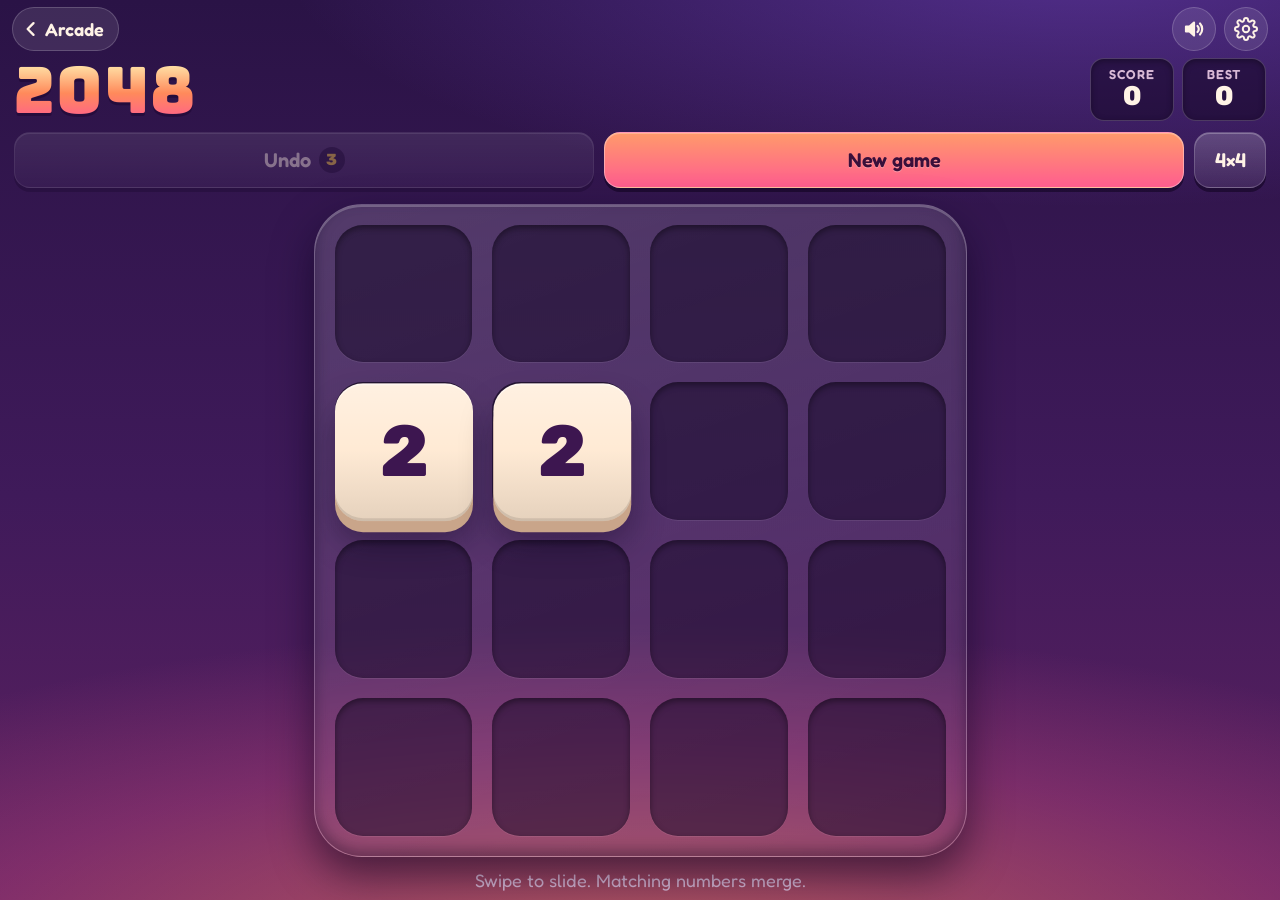
<file: merge.html>
<!doctype html>
<html lang="en">
<head>
<meta charset="utf-8">
<meta name="viewport" content="width=device-width,initial-scale=1,maximum-scale=1,user-scalable=no,viewport-fit=cover">
<meta name="theme-color" content="#2a1346">
<meta name="apple-mobile-web-app-capable" content="yes">
<title>2048</title>
<link rel="manifest" href="./manifest.webmanifest">
<link rel="apple-touch-icon" href="./apple-touch-icon.png">
<link rel="stylesheet" href="./fonts.css">
<style>
:root{
  --ink:#fff3e6; --ink2:#d9b9d6; --plum:#3d1650;
  --glass:rgba(255,255,255,.10); --glass-b:rgba(255,255,255,.18);
  --accent:#ff8a5b; --accent2:#ff5d8f;
  --ui:'Fredoka','Rubik',system-ui,-apple-system,'Segoe UI',Roboto,sans-serif;
  --num:'Rubik','Fredoka',system-ui,-apple-system,'Segoe UI',Roboto,sans-serif;
  --disp:'Bungee','Rubik',Impact,'Arial Black',sans-serif;
  --bs:300px; --gap:8px; --cell:60px;
}
*{box-sizing:border-box}
html,body{height:100%;margin:0;overflow:hidden;overscroll-behavior:none;user-select:none;-webkit-user-select:none;-webkit-touch-callout:none;-webkit-tap-highlight-color:transparent}
body{
  font-family:var(--ui);color:var(--ink);background:#2a1346;
  background:
    radial-gradient(120% 55% at 50% 108%,rgba(255,138,91,.55),rgba(255,93,143,.22) 45%,transparent 70%),
    radial-gradient(90% 40% at 85% -5%,rgba(147,92,255,.40),transparent 70%),
    linear-gradient(180deg,#2a1346 0%,#3f1a5a 55%,#5e2160 100%);
  background-attachment:fixed;
}
button{font:inherit;color:inherit;border:0;background:none;cursor:pointer;touch-action:manipulation}
#app{height:100%;display:flex;flex-direction:column}

/* header */
#top{flex:none;display:flex;align-items:center;gap:8px;
  padding:max(6px,env(safe-area-inset-top)) max(12px,env(safe-area-inset-right)) 0 max(12px,env(safe-area-inset-left));min-height:52px}
.back{display:inline-flex;align-items:center;gap:4px;min-height:44px;padding:0 14px 0 8px;border-radius:22px;
  color:var(--ink);text-decoration:none;font-weight:600;font-size:18px;background:var(--glass);border:1px solid var(--glass-b)}
.back svg{width:20px;height:20px}
.grow{flex:1}
.ib{width:44px;height:44px;border-radius:22px;display:grid;place-items:center;background:var(--glass);border:1px solid var(--glass-b)}
.ib svg{width:24px;height:24px}
.ib:active,.back:active{transform:scale(.94)}

/* play area (swipe anywhere here) */
#play{flex:1;min-height:0;display:flex;flex-direction:column;justify-content:center;touch-action:none;
  padding:6px max(14px,env(safe-area-inset-right)) max(8px,env(safe-area-inset-bottom)) max(14px,env(safe-area-inset-left))}
.hud{flex:none;display:flex;align-items:center;justify-content:space-between;gap:10px}
h1{margin:0;font-family:var(--disp);font-weight:400;font-size:clamp(40px,12.5vw,56px);line-height:1;letter-spacing:1px;
  background:linear-gradient(180deg,#ffe3a8 10%,#ff8a5b 55%,#ff5d8f 100%);-webkit-background-clip:text;background-clip:text;color:transparent;
  filter:drop-shadow(0 3px 0 rgba(30,5,50,.55))}
.scores{display:flex;gap:8px}
.sbox{position:relative;min-width:84px;padding:5px 12px 6px;text-align:center;border-radius:14px;
  background:rgba(20,6,38,.55);border:1px solid var(--glass-b);box-shadow:inset 0 2px 6px rgba(0,0,0,.35)}
.sbox .lbl{display:block;font-size:13px;font-weight:600;letter-spacing:1.2px;text-transform:uppercase;color:var(--ink2)}
.sbox b{display:block;font-family:var(--num);font-weight:800;font-size:24px;line-height:1.1;font-variant-numeric:tabular-nums}
.sbox.bump b{animation:bump .25s}
@keyframes bump{50%{transform:scale(1.18)}}
.plus{position:absolute;right:10px;top:22px;font-family:var(--num);font-weight:800;font-size:22px;color:#ffd23f;pointer-events:none;
  text-shadow:0 2px 0 rgba(40,0,50,.7);animation:floatUp .9s ease-out forwards}
@keyframes floatUp{0%{opacity:0;transform:translateY(4px)}15%{opacity:1}100%{opacity:0;transform:translateY(-34px)}}

.bar{flex:none;display:flex;gap:10px;margin:10px 0 2px}
.btn{flex:1;min-height:48px;padding:0 12px;border-radius:16px;font-weight:600;font-size:19px;display:flex;align-items:center;justify-content:center;gap:8px;
  background:linear-gradient(180deg,rgba(255,255,255,.20),rgba(255,255,255,.07));border:1px solid var(--glass-b);
  box-shadow:0 4px 0 rgba(15,3,30,.55),inset 0 1px 0 rgba(255,255,255,.25);transition:transform .08s,box-shadow .08s}
.btn:active:not(:disabled){transform:translateY(3px);box-shadow:0 1px 0 rgba(15,3,30,.55),inset 0 1px 0 rgba(255,255,255,.25)}
.btn:disabled{opacity:.42;cursor:default}
.btn.pri{background:linear-gradient(180deg,#ff9a6b,#ff5d8f);border-color:rgba(255,255,255,.35);color:#3a0f3a;text-shadow:0 1px 0 rgba(255,255,255,.3)}
.btn .cnt{min-width:26px;height:26px;padding:0 6px;border-radius:13px;display:grid;place-items:center;font-family:var(--num);font-weight:800;font-size:16px;background:rgba(20,6,38,.6);color:#ffd23f}
.btn.sz{flex:none;width:72px;padding:0}

#boardWrap{flex:none;display:grid;place-items:center;margin:14px 0 10px}
#board{position:relative;width:var(--bs);height:var(--bs);border-radius:calc(var(--gap)*2.4);padding:var(--gap);
  display:grid;grid-template-columns:repeat(var(--n),1fr);grid-template-rows:repeat(var(--n),1fr);gap:var(--gap);touch-action:none;
  background:linear-gradient(160deg,rgba(255,255,255,.16),rgba(255,255,255,.05));
  border:1px solid rgba(255,255,255,.22);
  box-shadow:0 18px 40px rgba(10,0,25,.55),inset 0 2px 0 rgba(255,255,255,.22),inset 0 -6px 14px rgba(10,0,25,.35);
  backdrop-filter:blur(6px);-webkit-backdrop-filter:blur(6px)}
.slot{border-radius:calc(var(--gap)*1.4);background:rgba(20,6,38,.5);box-shadow:inset 0 3px 6px rgba(0,0,0,.4),0 1px 0 rgba(255,255,255,.08)}
#tiles{position:absolute;inset:0;pointer-events:none}
.tile{position:absolute;left:0;top:0;width:var(--cell);height:var(--cell);transition:transform .11s ease-out;will-change:transform}
.face{width:100%;height:100%;border-radius:calc(var(--gap)*1.4);display:grid;place-items:center;
  font-family:var(--num);font-weight:800;line-height:1;letter-spacing:-.5px;font-variant-numeric:tabular-nums;
  background-color:var(--tc,#ffe9d2);color:var(--tt,var(--plum));
  background-image:linear-gradient(180deg,rgba(255,255,255,.34) 0%,rgba(255,255,255,.06) 48%,rgba(0,0,0,.10) 100%);
  box-shadow:0 calc(var(--gap)*.55) 0 var(--ts,rgba(40,10,50,.35)),0 calc(var(--gap)*1.1) calc(var(--gap)*1.6) rgba(10,0,25,.35),inset 0 2px 0 rgba(255,255,255,.45),inset 0 -3px 0 rgba(0,0,0,.10)}
.face.spawn{animation:spawn .2s .1s backwards ease-out}
.face.pop{animation:pop .24s .1s backwards ease-out}
@keyframes spawn{0%{transform:scale(.2);opacity:0}100%{transform:scale(1);opacity:1}}
@keyframes pop{0%{transform:scale(.7);opacity:0}1%{opacity:1}55%{transform:scale(1.22)}100%{transform:scale(1)}}
.face.fadein{animation:fadein .18s backwards}
@keyframes fadein{from{opacity:0;transform:scale(.9)}}
.face[data-v="2"]{--tc:#ffe9d2;--ts:#c9a58a}
.face[data-v="4"]{--tc:#ffd0a8;--ts:#c98f65}
.face[data-v="8"]{--tc:#ffae85;--ts:#c46f47}
.face[data-v="16"]{--tc:#ff8c8c;--ts:#b84a55}
.face[data-v="32"]{--tc:#e63f8a;--tt:#fff;--ts:#8e1c57}
.face[data-v="64"]{--tc:#b845d4;--tt:#fff;--ts:#702088}
.face[data-v="128"]{--tc:#7f5af0;--tt:#fff;--ts:#4528a8}
.face[data-v="256"]{--tc:#4c6ef5;--tt:#fff;--ts:#2a3fa8}
.face[data-v="512"]{--tc:#1c84d6;--tt:#fff;--ts:#0d4f8c}
.face[data-v="1024"]{--tc:#10b9a4;--tt:#04302a;--ts:#087264}
.face[data-v="2048"]{--tc:#ffd23f;--tt:#4a2a00;--ts:#b8870a;box-shadow:0 calc(var(--gap)*.55) 0 #b8870a,0 0 26px 6px rgba(255,210,63,.65),inset 0 2px 0 rgba(255,255,255,.6)}
.face[data-v="4096"]{--tc:#e5383b;--tt:#fff;--ts:#8a1418}
.face[data-v="8192"]{--tc:#2b2d6e;--tt:#ffd23f;--ts:#12133a}
.face[data-v="max"]{--tc:#150b2c;--tt:#ffd23f;--ts:#000;border:2px solid #ff5d8f}

/* overlays inside board */
.overlay{position:absolute;inset:0;border-radius:inherit;z-index:5;display:none;flex-direction:column;align-items:center;justify-content:center;gap:12px;padding:20px;text-align:center;
  background:rgba(30,8,52,.72);backdrop-filter:blur(5px);-webkit-backdrop-filter:blur(5px);animation:fadein .3s}
.overlay.show{display:flex}
.overlay h2{margin:0;font-family:var(--disp);font-weight:400;font-size:clamp(30px,9vw,40px);line-height:1.05;color:#ffd23f;text-shadow:0 3px 0 rgba(40,0,50,.7)}
.overlay p{margin:0;font-size:20px;color:var(--ink)}
.overlay .row{display:flex;flex-direction:column;gap:10px;width:100%;max-width:260px;margin-top:6px}
.overlay .btn{flex:none}

.hint{flex:none;margin:0;text-align:center;font-size:16px;color:var(--ink2);padding:2px 0}

/* modals */
.scrim{position:fixed;inset:0;z-index:20;display:none;align-items:center;justify-content:center;padding:20px;background:rgba(15,3,30,.7);backdrop-filter:blur(4px);-webkit-backdrop-filter:blur(4px)}
.scrim.show{display:flex;animation:fadein .15s}
.card{width:100%;max-width:340px;max-height:100%;overflow:auto;padding:22px 20px 20px;border-radius:24px;
  background:linear-gradient(170deg,#4a2068,#33154d);border:1px solid var(--glass-b);box-shadow:0 20px 50px rgba(0,0,0,.55),inset 0 1px 0 rgba(255,255,255,.2)}
.card h3{margin:0 0 6px;font-size:26px;font-weight:700}
.card p{margin:0 0 16px;font-size:19px;line-height:1.35;color:var(--ink)}
.card .row{display:flex;gap:10px}
.sec{margin:14px 0 8px;font-size:14px;font-weight:600;letter-spacing:1.2px;text-transform:uppercase;color:var(--ink2)}
.seg{display:flex;gap:8px}
.seg button{flex:1;min-height:64px;border-radius:16px;background:rgba(20,6,38,.5);border:2px solid transparent;display:flex;flex-direction:column;align-items:center;justify-content:center;font-weight:700;font-size:22px;line-height:1.15}
.seg button small{font-size:14px;font-weight:400;color:var(--ink2)}
.seg button[aria-pressed="true"]{border-color:#ff8a5b;background:linear-gradient(180deg,rgba(255,138,91,.35),rgba(255,93,143,.25))}
.trow{display:flex;align-items:center;justify-content:space-between;min-height:48px;font-size:20px;font-weight:600}
.sw{width:62px;height:36px;border-radius:18px;background:rgba(20,6,38,.6);border:1px solid var(--glass-b);position:relative;transition:background .15s}
.sw::after{content:"";position:absolute;top:3px;left:3px;width:28px;height:28px;border-radius:50%;background:#fff3e6;transition:transform .15s}
.sw[aria-pressed="true"]{background:linear-gradient(90deg,#ff8a5b,#ff5d8f)}
.sw[aria-pressed="true"]::after{transform:translateX(26px)}
.how{font-size:17px!important;color:var(--ink2)!important;margin:10px 0 16px!important}

@media (min-height:780px){
  h1{font-size:clamp(44px,14vw,64px)}
  .sbox{padding:7px 14px 8px}.sbox b{font-size:27px}
  .btn{min-height:56px;font-size:20px}
  .hint{font-size:18px}
}
/* short phones */
@media (max-height:700px){
  .bar{margin-top:8px}
  .btn{min-height:46px;font-size:18px}
  .hint{font-size:15px}
}
@media (prefers-reduced-motion:reduce){
  .tile{transition:none}.face,.plus,.overlay,.scrim.show{animation-duration:.01s!important;animation-delay:0s!important}
}
</style>
</head>
<body>
<div id="app">
  <header id="top">
    <a class="back" href="./" aria-label="Back to Arcade"><svg viewBox="0 0 24 24" fill="none" stroke="currentColor" stroke-width="2.8" stroke-linecap="round" stroke-linejoin="round"><path d="M15 5l-7 7 7 7"/></svg>Arcade</a>
    <div class="grow"></div>
    <button class="ib" id="sndBtn" aria-label="Sound" aria-pressed="true"></button>
    <button class="ib" id="setBtn" aria-label="Settings"><svg viewBox="0 0 24 24" fill="none" stroke="currentColor" stroke-width="2" stroke-linecap="round" stroke-linejoin="round"><circle cx="12" cy="12" r="3.2"/><path d="M19.4 15a1.7 1.7 0 0 0 .3 1.9l.1.1a2 2 0 1 1-2.8 2.8l-.1-.1a1.7 1.7 0 0 0-1.9-.3 1.7 1.7 0 0 0-1 1.5V21a2 2 0 1 1-4 0v-.1a1.7 1.7 0 0 0-1.1-1.5 1.7 1.7 0 0 0-1.9.3l-.1.1a2 2 0 1 1-2.8-2.8l.1-.1a1.7 1.7 0 0 0 .3-1.9 1.7 1.7 0 0 0-1.5-1H3a2 2 0 1 1 0-4h.1a1.7 1.7 0 0 0 1.5-1.1 1.7 1.7 0 0 0-.3-1.9l-.1-.1a2 2 0 1 1 2.8-2.8l.1.1a1.7 1.7 0 0 0 1.9.3H9a1.7 1.7 0 0 0 1-1.5V3a2 2 0 1 1 4 0v.1a1.7 1.7 0 0 0 1 1.5 1.7 1.7 0 0 0 1.9-.3l.1-.1a2 2 0 1 1 2.8 2.8l-.1.1a1.7 1.7 0 0 0-.3 1.9V9a1.7 1.7 0 0 0 1.5 1H21a2 2 0 1 1 0 4h-.1a1.7 1.7 0 0 0-1.5 1z"/></svg></button>
  </header>

  <main id="play">
    <div class="hud">
      <h1>2048</h1>
      <div class="scores">
        <div class="sbox" id="scoreBox"><span class="lbl">Score</span><b id="score">0</b></div>
        <div class="sbox" id="bestBox"><span class="lbl">Best</span><b id="best">0</b></div>
      </div>
    </div>
    <div class="bar">
      <button class="btn" id="undoBtn" aria-label="Undo last move">Undo <span class="cnt" id="undoCnt">3</span></button>
      <button class="btn pri" id="newBtn">New game</button>
      <button class="btn sz" id="sizeBtn" aria-label="Board size and settings">4×4</button>
    </div>
    <div id="boardWrap">
      <div id="board" style="--n:4">
        <div id="slots" style="display:contents"></div>
        <div id="tiles"></div>
        <div class="overlay" id="winOv">
          <h2>You made 2048!</h2>
          <p>Nice work. Keep playing for a higher score?</p>
          <div class="row">
            <button class="btn pri" id="keepBtn">Keep going</button>
            <button class="btn" id="winNewBtn">New game</button>
          </div>
        </div>
        <div class="overlay" id="overOv">
          <h2>Game over</h2>
          <p id="overTxt">No more moves.</p>
          <div class="row">
            <button class="btn pri" id="overNewBtn">New game</button>
            <button class="btn" id="overUndoBtn">Undo last move</button>
          </div>
        </div>
      </div>
    </div>
    <p class="hint">Swipe to slide. Matching numbers merge.</p>
  </main>
</div>

<div class="scrim" id="confirmScrim" role="dialog" aria-modal="true">
  <div class="card">
    <h3 id="cTitle">Start a new game?</h3>
    <p id="cText">Your current game will be lost.</p>
    <div class="row">
      <button class="btn" id="cNo">Cancel</button>
      <button class="btn pri" id="cYes">New game</button>
    </div>
  </div>
</div>

<div class="scrim" id="setScrim" role="dialog" aria-modal="true">
  <div class="card">
    <h3>Settings</h3>
    <div class="sec">Board size</div>
    <div class="seg" id="seg"></div>
    <p class="how" style="margin-bottom:0">Each size keeps its own game and best score.</p>
    <div class="sec">Sound</div>
    <div class="trow"><span>Sound effects</span><button class="sw" id="swSnd" aria-pressed="true" aria-label="Sound effects"></button></div>
    <p class="how">Swipe anywhere, or use arrow keys / WASD. Undo is limited to 3 per game.</p>
    <button class="btn pri" id="setClose" style="width:100%">Done</button>
  </div>
</div>

<script>
(function(){
'use strict';
/*LOGIC*/
function slideLine(a){
  var n=a.length,out=new Array(n).fill(0),map=new Array(n).fill(-1),merged=new Array(n).fill(false),d=0,score=0;
  for(var k=0;k<n;k++){
    var v=a[k]; if(!v) continue;
    if(d>0 && out[d-1]===v && !merged[d-1]){ out[d-1]=v*2; merged[d-1]=true; score+=v*2; map[k]=d-1; }
    else { out[d]=v; map[k]=d; d++; }
  }
  return {out:out,map:map,merged:merged,score:score};
}
// dir: 0 left, 1 right, 2 up, 3 down. Returns flat indexes of line i, ordered from the edge tiles move toward.
function lineCoords(n,dir,i){
  var r=[],k;
  for(k=0;k<n;k++){
    if(dir===0) r.push(i*n+k);
    else if(dir===1) r.push(i*n+(n-1-k));
    else if(dir===2) r.push(k*n+i);
    else r.push((n-1-k)*n+i);
  }
  return r;
}
function moveCells(cells,n,dir){
  var res=cells.slice(),score=0,moved=false;
  for(var i=0;i<n;i++){
    var co=lineCoords(n,dir,i),vals=co.map(function(ix){return cells[ix]}),s=slideLine(vals);
    score+=s.score;
    for(var k=0;k<n;k++){ if(res[co[k]]!==s.out[k]) moved=true; res[co[k]]=s.out[k]; }
  }
  return {cells:res,score:score,moved:moved};
}
function canMove(cells,n){
  for(var d=0;d<4;d++) if(moveCells(cells,n,d).moved) return true;
  return false;
}
/*ENDLOGIC*/

var $=function(id){return document.getElementById(id)};
var LS={
  get:function(k){try{return localStorage.getItem(k)}catch(e){return null}},
  set:function(k,v){try{localStorage.setItem(k,v)}catch(e){}}
};
var K_SIZE='merge2048.size',K_SND='merge2048.sound',K_GAME='merge2048.game.',K_BEST='merge2048.best.';
var WIN_AT=2048,MAX_UNDO=3;

var n=4,S=null,T=[],best=0,modal=0,soundOn=LS.get(K_SND)!=='0';
var play=$('play'),board=$('board'),tilesEl=$('tiles'),slotsEl=$('slots');

/* ---------- state ---------- */
function fresh(sz){
  var s={size:sz,cells:new Array(sz*sz).fill(0),score:0,undos:MAX_UNDO,won:false,keep:false,over:false,prev:null};
  return s;
}
function validCells(c,sz){
  if(!Array.isArray(c)||c.length!==sz*sz) return false;
  for(var i=0;i<c.length;i++){ if(typeof c[i]!=='number'||c[i]<0||c[i]!==Math.floor(c[i])) return false; }
  return true;
}
function loadGame(sz){
  var raw=LS.get(K_GAME+sz); if(!raw) return null;
  try{
    var s=JSON.parse(raw);
    if(!s||s.size!==sz||!validCells(s.cells,sz)||typeof s.score!=='number') return null;
    s.undos=Math.max(0,Math.min(MAX_UNDO,s.undos|0));
    s.won=!!s.won;s.keep=!!s.keep;s.over=!!s.over;
    if(!(s.prev&&validCells(s.prev.cells,sz)&&typeof s.prev.score==='number')) s.prev=null;
    return s;
  }catch(e){return null}
}
function save(){ LS.set(K_GAME+n,JSON.stringify(S)); }
function loadBest(sz){ return parseInt(LS.get(K_BEST+sz),10)||0; }
function spawn(animate){
  var empty=[];
  for(var i=0;i<S.cells.length;i++) if(!S.cells[i]) empty.push(i);
  if(!empty.length) return;
  var ix=empty[Math.floor(Math.random()*empty.length)],v=Math.random()<0.9?2:4;
  S.cells[ix]=v;
  T[ix]=makeTile(v,ix,animate?'spawn':'');
}

/* ---------- layout ---------- */
function layout(){
  var cs=getComputedStyle(play),pad=function(a){return parseFloat(cs[a])||0};
  var w=play.clientWidth-pad('paddingLeft')-pad('paddingRight');
  var used=0,kids=play.children,wc=getComputedStyle($('boardWrap'));
  for(var i=0;i<kids.length;i++){ if(kids[i].id==='boardWrap') continue; var k=getComputedStyle(kids[i]); used+=kids[i].offsetHeight+(parseFloat(k.marginTop)||0)+(parseFloat(k.marginBottom)||0); }
  var h=play.clientHeight-pad('paddingTop')-pad('paddingBottom')-used-(parseFloat(wc.marginTop)||0)-(parseFloat(wc.marginBottom)||0);
  var bs=Math.floor(Math.max(120,Math.min(w,h)));
  var gap=Math.max(5,Math.round(bs*(n>=6?0.02:n===5?0.024:0.03)));
  var cell=(bs-gap*(n+1))/n;
  var st=document.documentElement.style;
  st.setProperty('--bs',bs+'px');st.setProperty('--gap',gap+'px');st.setProperty('--cell',cell+'px');
  board.style.setProperty('--n',n);
  T.forEach(function(t){ if(t){ place(t); fit(t); } });
}
function cellPx(){ return parseFloat(getComputedStyle(document.documentElement).getPropertyValue('--cell'))||60; }
function gapPx(){ return parseFloat(getComputedStyle(document.documentElement).getPropertyValue('--gap'))||8; }
function place(t){
  var c=cellPx(),g=gapPx(),x=g+(t.ix%n)*(c+g),y=g+Math.floor(t.ix/n)*(c+g);
  t.el.style.transform='translate3d('+x+'px,'+y+'px,0)';
}
function fit(t){
  var c=cellPx(),d=String(t.v).length,f=d<=2?0.52:d===3?0.42:d===4?0.34:d===5?0.28:0.23;
  t.face.style.fontSize=Math.round(c*f)+'px';
}

/* ---------- tiles ---------- */
function makeTile(v,ix,cls){
  var el=document.createElement('div'),face=document.createElement('div');
  el.className='tile';face.className='face'+(cls?' '+cls:'');
  face.dataset.v=v<=8192?v:'max';face.textContent=v;
  el.appendChild(face);tilesEl.appendChild(el);
  var t={v:v,ix:ix,el:el,face:face};
  el.style.transition='none';place(t);fit(t);
  void el.offsetWidth;el.style.transition='';
  return t;
}
function removeLater(t){ setTimeout(function(){ if(t.el.parentNode) t.el.parentNode.removeChild(t.el); },130); }
function rebuild(anim){
  tilesEl.textContent='';T=new Array(n*n).fill(null);
  for(var i=0;i<S.cells.length;i++) if(S.cells[i]) T[i]=makeTile(S.cells[i],i,anim?'fadein':'');
}
function buildSlots(){
  slotsEl.textContent='';
  for(var i=0;i<n*n;i++){var d=document.createElement('div');d.className='slot';slotsEl.appendChild(d);}
}

/* ---------- HUD ---------- */
function fmt(x){return String(x)}
function renderHud(){
  $('score').textContent=fmt(S.score);$('best').textContent=fmt(best);
  $('undoCnt').textContent=S.undos;
  $('undoBtn').disabled=!(S.prev&&S.undos>0)||modal>0;
  $('sizeBtn').textContent=n+'×'+n;
}
function bump(){ var b=$('scoreBox');b.classList.remove('bump');void b.offsetWidth;b.classList.add('bump'); }
function floatPts(p){
  var s=document.createElement('span');s.className='plus';s.textContent='+'+p;
  $('scoreBox').appendChild(s);setTimeout(function(){ if(s.parentNode) s.parentNode.removeChild(s); },950);
}
function showOverlays(){
  $('winOv').classList.toggle('show',S.won&&!S.keep&&!S.over);
  var ov=S.over;$('overOv').classList.toggle('show',ov);
  if(ov){
    $('overTxt').textContent='Final score '+S.score;
    var u=$('overUndoBtn');u.hidden=!(S.prev&&S.undos>0);
    u.textContent='Undo last move ('+S.undos+' left)';
  }
}
function blocked(){ return modal>0||S.over||(S.won&&!S.keep); }

/* ---------- game flow ---------- */
function startNew(){
  S=fresh(n);spawn(false);spawn(false);
  S.cells=S.cells.slice();
  rebuild(true);save();renderHud();showOverlays();
}
function setSize(sz){
  if(sz===n&&S) return;
  if(S) save();
  n=sz;LS.set(K_SIZE,String(n));
  best=loadBest(n);
  buildSlots();layout();
  S=loadGame(n);
  if(S){ rebuild(true); } else { startNew(); return; }
  renderHud();showOverlays();
}

function move(dir){
  if(blocked()) return false;
  var prev={cells:S.cells.slice(),score:S.score};
  var newT=new Array(n*n).fill(null),gained=0,moved=false,maxMerge=0,kill=[],mergedAny=false;
  for(var i=0;i<n;i++){
    var co=lineCoords(n,dir,i),vals=co.map(function(ix){return S.cells[ix]}),r=slideLine(vals);
    gained+=r.score;
    for(var k=0;k<n;k++){
      if(!vals[k]) continue;
      var t=T[co[k]],d=r.map[k],dix=co[d];
      if(d!==k) moved=true;
      if(r.merged[d]&&newT[dix]){
        var first=newT[dix];
        t.ix=dix;place(t);kill.push(first,t);
        var m=makeTile(r.out[d],dix,'pop');
        newT[dix]=m;
        if(r.out[d]>maxMerge) maxMerge=r.out[d];
        mergedAny=true;moved=true;
      } else { t.ix=dix;place(t);newT[dix]=t; }
    }
  }
  if(!moved){ return false; }
  kill.forEach(removeLater);
  T=newT;
  S.cells=T.map(function(t){return t?t.v:0});
  S.prev=prev;S.prev.won=S.won;
  S.score+=gained;
  spawn(true);
  if(gained>0){ floatPts(gained);bump(); }
  if(S.score>best){ best=S.score;LS.set(K_BEST+n,String(best)); }
  var justWon=false;
  if(maxMerge>=WIN_AT&&!S.won){ S.won=true;justWon=true; }
  if(!canMove(S.cells,n)) S.over=true;
  save();renderHud();
  sound(mergedAny?'merge':'slide',maxMerge);
  if(S.over){ setTimeout(function(){ if(S&&S.over){ showOverlays();sound('over'); } },650); }
  else if(justWon){ setTimeout(function(){ showOverlays();sound('win'); },420); }
  return true;
}

function undo(){
  if(modal>0||!S.prev||S.undos<=0) return;
  S.cells=S.prev.cells.slice();S.score=S.prev.score;
  S.won=!!S.prev.won;
  S.undos--;S.prev=null;S.over=false;
  rebuild(true);save();renderHud();showOverlays();sound('click');
}

/* ---------- modals ---------- */
function openModal(id){ $(id).classList.add('show');modal++;renderHud(); }
function closeModal(id){ if($(id).classList.contains('show')){ $(id).classList.remove('show');modal=Math.max(0,modal-1);renderHud(); } }
var confirmCb=null;
function askConfirm(title,text,yes,cb){
  $('cTitle').textContent=title;$('cText').textContent=text;$('cYes').textContent=yes;confirmCb=cb;openModal('confirmScrim');
}
function requestNew(){
  var started=S.score>0||!!S.prev;
  if(!S.over&&started){
    askConfirm('Start a new game?','Your current game on this board will be lost.','New game',startNew);
  } else startNew();
}
function renderSeg(){
  var seg=$('seg');seg.textContent='';
  [4,5,6].forEach(function(sz){
    var b=document.createElement('button');b.setAttribute('aria-pressed',sz===n?'true':'false');
    var bs=sz===n?best:loadBest(sz);
    b.innerHTML=sz+'×'+sz+'<small>Best '+bs+'</small>';
    b.addEventListener('click',function(){ sound('click');setSize(sz);renderSeg(); });
    seg.appendChild(b);
  });
}
function renderSound(){
  $('swSnd').setAttribute('aria-pressed',soundOn?'true':'false');
  var b=$('sndBtn');b.setAttribute('aria-pressed',soundOn?'true':'false');
  b.innerHTML=soundOn
   ?'<svg viewBox="0 0 24 24" fill="none" stroke="currentColor" stroke-width="2.2" stroke-linecap="round" stroke-linejoin="round"><path d="M4 9.5v5h3.5L12 18.5v-13L7.5 9.5z" fill="currentColor"/><path d="M15.5 9a4.2 4.2 0 0 1 0 6M18 6.5a8 8 0 0 1 0 11"/></svg>'
   :'<svg viewBox="0 0 24 24" fill="none" stroke="currentColor" stroke-width="2.2" stroke-linecap="round" stroke-linejoin="round"><path d="M4 9.5v5h3.5L12 18.5v-13L7.5 9.5z" fill="currentColor"/><path d="M16 9.5l5 5M21 9.5l-5 5"/></svg>';
}
function setSound(on){ soundOn=on;LS.set(K_SND,on?'1':'0');renderSound();if(on) sound('click'); }

/* ---------- audio ---------- */
var AC=null;
function initAudio(){
  if(AC){ if(AC.state==='suspended') AC.resume(); return; }
  try{ var C=window.AudioContext||window.webkitAudioContext; if(C){ AC=new C(); } }catch(e){}
}
function tone(f,dur,type,vol,f2,delay){
  if(!AC||!soundOn) return;
  try{
    var t0=AC.currentTime+(delay||0),o=AC.createOscillator(),g=AC.createGain();
    o.type=type||'sine';o.frequency.setValueAtTime(f,t0);
    if(f2) o.frequency.exponentialRampToValueAtTime(f2,t0+dur);
    g.gain.setValueAtTime(0.0001,t0);g.gain.exponentialRampToValueAtTime(vol,t0+0.012);g.gain.exponentialRampToValueAtTime(0.0001,t0+dur);
    o.connect(g);g.connect(AC.destination);o.start(t0);o.stop(t0+dur+0.02);
  }catch(e){}
}
function sound(kind,v){
  if(!soundOn||!AC) return;
  if(kind==='click') tone(520,0.06,'triangle',0.07,380);
  else if(kind==='slide') tone(210,0.07,'sine',0.06,150);
  else if(kind==='merge'){ var p=Math.log2(Math.max(4,v||4)); var f=300+Math.min(p,13)*38; tone(f,0.16,'sine',0.11,f*1.5,0.04); tone(f*2,0.08,'triangle',0.03,f*2.2,0.05); }
  else if(kind==='win'){ [523,659,784,1047].forEach(function(f,i){ tone(f,0.28,'triangle',0.09,null,i*0.11); }); }
  else if(kind==='over'){ [392,330,262,196].forEach(function(f,i){ tone(f,0.3,'sine',0.09,f*0.97,i*0.15); }); }
}

/* ---------- input ---------- */
var sx=0,sy=0,tracking=false,swipedAt=0;
play.addEventListener('pointerdown',function(e){ initAudio();tracking=true;sx=e.clientX;sy=e.clientY; });
play.addEventListener('pointerup',function(e){
  if(!tracking) return; tracking=false;
  var dx=e.clientX-sx,dy=e.clientY-sy,ax=Math.abs(dx),ay=Math.abs(dy);
  if(Math.max(ax,ay)<22) return;
  swipedAt=Date.now();
  if(ax>ay) move(dx>0?1:0); else move(dy>0?3:2);
});
play.addEventListener('pointercancel',function(){ tracking=false; });
document.addEventListener('click',function(e){ if(Date.now()-swipedAt<60){ e.stopPropagation();e.preventDefault(); } },true);
document.addEventListener('touchmove',function(e){ e.preventDefault(); },{passive:false});
document.addEventListener('gesturestart',function(e){ e.preventDefault(); });
document.addEventListener('contextmenu',function(e){ e.preventDefault(); });
var KEYS={ArrowLeft:0,ArrowRight:1,ArrowUp:2,ArrowDown:3,a:0,d:1,w:2,s:3,A:0,D:1,W:2,S:3};
document.addEventListener('keydown',function(e){
  initAudio();
  if(e.key==='Escape'){ closeModal('confirmScrim');closeModal('setScrim');return; }
  if(e.metaKey||e.ctrlKey||e.altKey) return;
  if(e.key in KEYS){ e.preventDefault(); move(KEYS[e.key]); }
});

$('undoBtn').addEventListener('click',undo);
$('overUndoBtn').addEventListener('click',undo);
$('newBtn').addEventListener('click',function(){ sound('click');requestNew(); });
$('winNewBtn').addEventListener('click',function(){ sound('click');startNew(); });
$('overNewBtn').addEventListener('click',function(){ sound('click');startNew(); });
$('keepBtn').addEventListener('click',function(){ sound('click');S.keep=true;save();showOverlays(); });
$('cNo').addEventListener('click',function(){ sound('click');closeModal('confirmScrim');confirmCb=null; });
$('cYes').addEventListener('click',function(){ var cb=confirmCb;confirmCb=null;closeModal('confirmScrim');if(cb) cb(); });
$('sizeBtn').addEventListener('click',function(){ sound('click');renderSeg();openModal('setScrim'); });
$('setBtn').addEventListener('click',function(){ sound('click');renderSeg();openModal('setScrim'); });
$('setClose').addEventListener('click',function(){ sound('click');closeModal('setScrim'); });
$('sndBtn').addEventListener('click',function(){ setSound(!soundOn); });
$('swSnd').addEventListener('click',function(){ setSound(!soundOn); });
['confirmScrim','setScrim'].forEach(function(id){
  $(id).addEventListener('pointerdown',function(e){ if(e.target===$(id)) closeModal(id); });
});
window.addEventListener('resize',layout);
window.addEventListener('orientationchange',function(){ setTimeout(layout,100); });
if(window.ResizeObserver) new ResizeObserver(layout).observe(play);
document.addEventListener('visibilitychange',function(){ if(document.hidden&&S) save(); });
window.addEventListener('pagehide',function(){ if(S) save(); });

/* ---------- boot ---------- */
(function(){
  var sz=parseInt(LS.get(K_SIZE),10); n=(sz===5||sz===6)?sz:4;
  best=loadBest(n);
  buildSlots();layout();renderSound();
  S=loadGame(n);
  if(S){ if(!S.over&&!canMove(S.cells,n)&&!S.cells.some(function(v){return !v})) S.over=true; rebuild(false);renderHud();showOverlays(); }
  else startNew();
  if(S.score>best){ best=S.score;LS.set(K_BEST+n,String(best));renderHud(); }
})();
})();
</script>
</body>
</html>
</file>
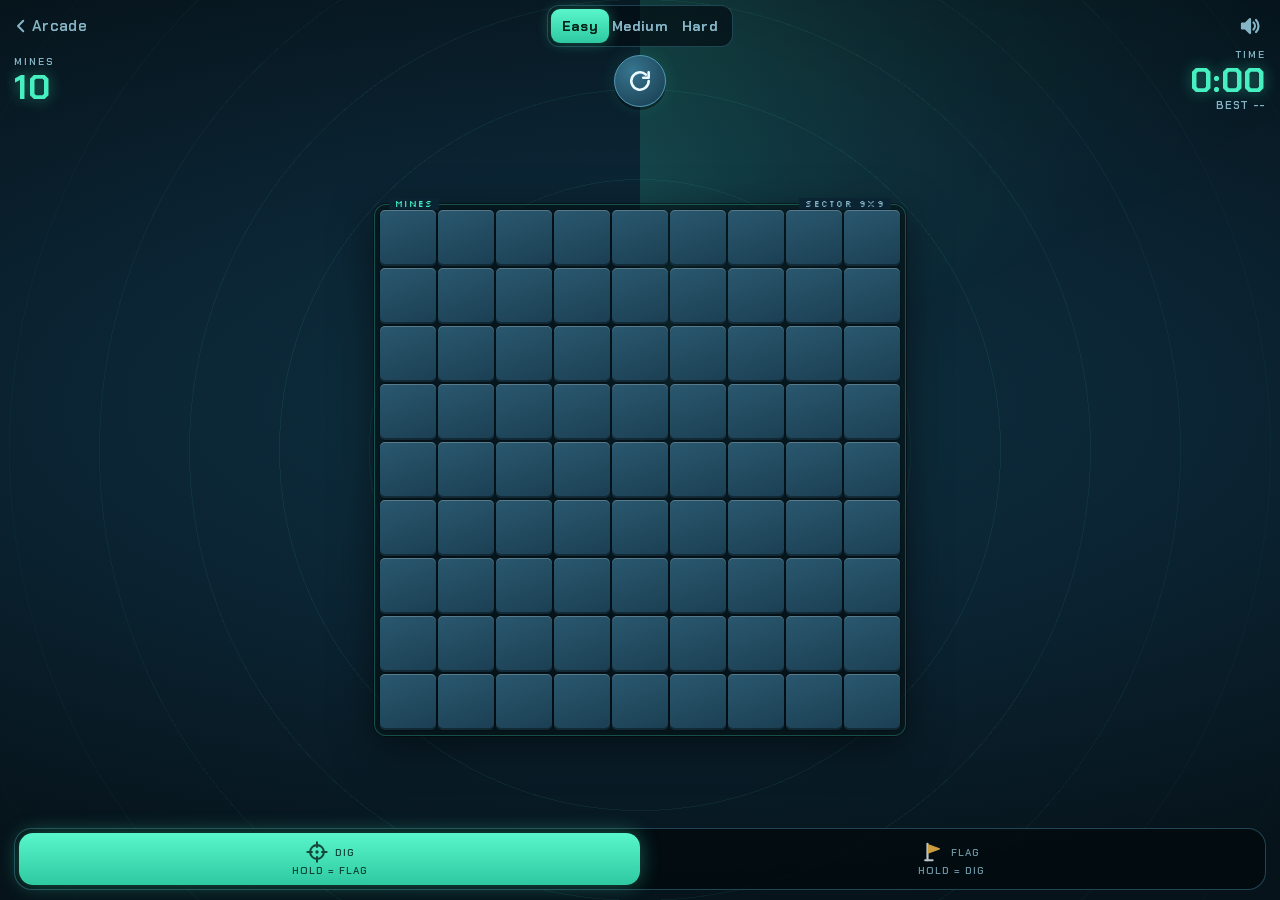
<file: mines.html>
<!doctype html>
<html lang="en">
<head>
<meta charset="utf-8">
<meta name="viewport" content="width=device-width,initial-scale=1,maximum-scale=1,user-scalable=no,viewport-fit=cover">
<meta name="theme-color" content="#06131a">
<meta name="apple-mobile-web-app-capable" content="yes">
<meta name="mobile-web-app-capable" content="yes">
<title>Mines</title>
<link rel="manifest" href="./manifest.webmanifest">
<link rel="apple-touch-icon" href="./apple-touch-icon.png">
<link rel="stylesheet" href="./fonts.css">
<style>
:root{
  --bg:#06131a; --bg2:#0b2433; --tile1:#2a586f; --tile2:#1b3f53; --edge:#4f9bb8;
  --rev:#071a22; --ink:#eafcff; --dim:#86b6c6; --accent:#46f0c0; --warn:#ff5d6c; --amber:#ffc24a;
  --cw:36px; --ch:36px; --fs:22px;
}
*{box-sizing:border-box}
html,body{height:100%;margin:0;overflow:hidden;overscroll-behavior:none;user-select:none;-webkit-user-select:none;-webkit-touch-callout:none;-webkit-tap-highlight-color:transparent;touch-action:manipulation}
body{background:var(--bg);color:var(--ink);font-family:'Chakra Petch',system-ui,-apple-system,'Segoe UI',Roboto,sans-serif}
button{font:inherit;color:inherit;background:none;border:0;padding:0;cursor:pointer;-webkit-appearance:none;appearance:none;touch-action:manipulation}
a{color:inherit;text-decoration:none}
.app{position:fixed;inset:0;display:flex;flex-direction:column;overflow:hidden;
  padding:env(safe-area-inset-top) env(safe-area-inset-right) env(safe-area-inset-bottom) env(safe-area-inset-left);
  background:radial-gradient(120% 70% at 50% 45%,#0e3040 0%,var(--bg2) 38%,var(--bg) 80%)}
/* sonar backdrop */
.sonar{position:absolute;left:50%;top:50%;width:150vmax;height:150vmax;transform:translate(-50%,-50%);pointer-events:none;border-radius:50%;
  background:repeating-radial-gradient(circle,rgba(70,240,192,.07) 0 1px,transparent 1px 90px);
  -webkit-mask-image:radial-gradient(circle,#000 0,#000 30%,transparent 62%);mask-image:radial-gradient(circle,#000 0,#000 30%,transparent 62%)}
.sonar::after{content:"";position:absolute;inset:0;border-radius:50%;
  background:conic-gradient(from 0deg,rgba(70,240,192,.16),rgba(70,240,192,0) 18%,rgba(70,240,192,0) 100%);animation:sweep 7s linear infinite}
@keyframes sweep{to{transform:rotate(360deg)}}

.top{position:relative;z-index:2;flex:none;display:grid;grid-template-columns:1fr auto 1fr;align-items:center;gap:6px;padding:4px 8px 0}
.back{display:inline-flex;align-items:center;gap:2px;min-height:44px;padding:0 10px 0 4px;font-weight:600;font-size:15px;color:var(--dim);justify-self:start;letter-spacing:.02em}
.back svg{width:18px;height:18px}
.seg{display:flex;background:rgba(3,14,19,.7);border:1px solid rgba(79,155,184,.35);border-radius:12px;padding:3px;gap:2px}
.seg button{min-width:58px;height:34px;border-radius:9px;font-weight:700;font-size:14px;color:var(--dim);letter-spacing:.03em}
.seg button[aria-pressed=true]{background:linear-gradient(180deg,#59f5cb,#2ec9a0);color:#032319;box-shadow:0 0 14px rgba(70,240,192,.35)}
.iconbtn{width:44px;height:44px;display:grid;place-items:center;justify-self:end;border-radius:12px;color:var(--dim)}
.iconbtn svg{width:24px;height:24px}
.iconbtn .off{display:none}
.iconbtn.muted .on{display:none}.iconbtn.muted .off{display:block}

.stats{position:relative;z-index:2;flex:none;display:grid;grid-template-columns:1fr auto 1fr;align-items:center;padding:2px 14px 0;gap:8px}
.stat{display:flex;flex-direction:column;line-height:1}
.stat.r{align-items:flex-end;text-align:right}
.stat .l{font-size:10px;font-weight:600;letter-spacing:.2em;color:var(--dim);margin-bottom:3px}
.stat .v{font-weight:700;font-size:34px;color:var(--accent);text-shadow:0 0 14px rgba(70,240,192,.45);font-variant-numeric:tabular-nums;letter-spacing:.02em}
.stat .b{font-size:11px;color:var(--dim);margin-top:3px;font-weight:600;letter-spacing:.06em;font-variant-numeric:tabular-nums}
.restart{position:relative;width:52px;height:52px;border-radius:50%;display:grid;place-items:center;
  background:radial-gradient(circle at 35% 30%,#37758f,#16394b);border:1.5px solid var(--edge);box-shadow:0 3px 0 rgba(0,0,0,.4),0 0 18px rgba(70,240,192,.12)}
.restart svg{width:26px;height:26px}
.restart:active{transform:translateY(2px)}
.restart.armed{border-color:var(--amber);background:radial-gradient(circle at 35% 30%,#7a5a1a,#3d2c0a)}
.restart .tip{position:absolute;top:100%;left:50%;transform:translateX(-50%);margin-top:3px;font-size:10px;font-weight:700;color:var(--amber);white-space:nowrap;display:none;letter-spacing:.08em}
.restart.armed .tip{display:block}

.wrap{position:relative;z-index:1;flex:1 1 0;min-height:0;display:flex;align-items:center;justify-content:center;padding:6px 2px 2px}
.frame{position:relative;padding:5px;border-radius:12px;background:rgba(2,10,14,.62);border:1px solid rgba(70,240,192,.28);
  box-shadow:0 0 0 1px rgba(0,0,0,.4),0 10px 40px rgba(0,0,0,.5),inset 0 0 30px rgba(70,240,192,.05)}
.frame .tag{position:absolute;top:-7px;left:14px;padding:0 6px;background:var(--bg2);font-family:'Silkscreen','Chakra Petch',monospace;font-size:9px;letter-spacing:.14em;color:var(--accent);line-height:12px}
.frame .tag.r{left:auto;right:14px;color:var(--dim)}
.board{display:grid;gap:2px;touch-action:none}
.c{position:relative;width:var(--cw);height:var(--ch);border-radius:5px;display:grid;place-items:center;
  font:800 var(--fs)/1 'Rubik','Chakra Petch',system-ui,sans-serif;
  background:linear-gradient(160deg,var(--tile1),var(--tile2));
  box-shadow:inset 0 1px 0 rgba(255,255,255,.22),inset 0 -2px 0 rgba(0,0,0,.38),0 0 0 .5px rgba(0,0,0,.4);
  touch-action:none;overflow:hidden}
.c svg{width:68%;height:68%;display:block;pointer-events:none}
.c.f svg{filter:drop-shadow(0 0 4px rgba(255,194,74,.55))}
.c.rv{background:var(--rev);box-shadow:inset 0 0 0 1px rgba(70,240,192,.07)}
.c.pop{animation:pop .42s cubic-bezier(.2,.9,.3,1.15) both;animation-delay:var(--d,0ms)}
@keyframes pop{0%{transform:scale(.55);filter:brightness(2.6) saturate(1.4);opacity:.15}55%{transform:scale(1.07);filter:brightness(1.7)}100%{transform:none;filter:none;opacity:1}}
.n1{color:#52c8ff}.n2{color:#62f28f}.n3{color:#ff6b78}.n4{color:#c5a0ff}.n5{color:#ff9a3c}.n6{color:#ffe14d}.n7{color:#ff84da}.n8{color:#f4f4f4}
.c[class*=" n"],.c.rv:not(.m){text-shadow:0 0 9px currentColor}
.c.m{background:#1a0c12;color:#ff8a96}
.c.m.hit{background:radial-gradient(circle,#ff4b5c 0%,#9b1424 100%);color:#fff;animation:boom .5s ease-out both}
@keyframes boom{0%{transform:scale(.6)}40%{transform:scale(1.25)}100%{transform:scale(1)}}
.c.wrong{background:#2a1218}
.c.wrong::after{content:"";position:absolute;inset:14%;background:
  linear-gradient(45deg,transparent 45%,var(--warn) 45% 55%,transparent 55%),linear-gradient(-45deg,transparent 45%,var(--warn) 45% 55%,transparent 55%)}
.c.lp::after{content:"";position:absolute;left:50%;top:50%;width:100%;aspect-ratio:1;margin:-50% 0 0 -50%;border-radius:50%;
  background:radial-gradient(circle,rgba(70,240,192,.7),rgba(70,240,192,.2));animation:lp .27s linear forwards;pointer-events:none}
@keyframes lp{from{transform:scale(0);opacity:.9}to{transform:scale(1.5);opacity:.95}}
.c.rv.flash{animation:flash .28s ease-out}
@keyframes flash{from{background:#14414f}to{background:var(--rev)}}

.dock{position:relative;z-index:2;flex:none;padding:4px 14px calc(8px + 2px)}
.mode{position:relative;display:grid;grid-template-columns:1fr 1fr;height:62px;border-radius:18px;padding:4px;
  background:rgba(2,10,14,.8);border:1px solid rgba(79,155,184,.4)}
.mode .thumb{position:absolute;top:4px;bottom:4px;left:4px;width:calc(50% - 4px);border-radius:14px;
  background:linear-gradient(180deg,#59f5cb,#2ec9a0);box-shadow:0 0 20px rgba(70,240,192,.35);transition:transform .22s cubic-bezier(.3,1.2,.4,1),background .2s}
.mode[data-m=flag] .thumb{transform:translateX(100%);background:linear-gradient(180deg,#ffd067,#f0a624);box-shadow:0 0 20px rgba(255,194,74,.35)}
.mode button{position:relative;z-index:1;display:flex;flex-direction:column;align-items:center;justify-content:center;gap:1px;color:var(--dim);font-weight:700;font-size:19px;letter-spacing:.06em;transition:color .2s}
.mode button span{font-size:10px;font-weight:600;letter-spacing:.1em;opacity:.8}
.mode button .row{display:flex;align-items:center;gap:7px}
.mode button svg{width:22px;height:22px}
.mode[data-m=dig] button[data-m=dig],.mode[data-m=flag] button[data-m=flag]{color:#05221a}

.ov{position:absolute;inset:0;z-index:10;display:none;align-items:center;justify-content:center;padding:24px;background:rgba(2,8,12,.62);-webkit-backdrop-filter:blur(3px);backdrop-filter:blur(3px)}
.ov.show{display:flex;animation:fade .3s ease-out}
@keyframes fade{from{opacity:0}to{opacity:1}}
.card{width:100%;max-width:320px;text-align:center;padding:24px 20px 20px;border-radius:20px;background:linear-gradient(180deg,#10394b,#0a2230);border:1.5px solid var(--edge);box-shadow:0 20px 60px rgba(0,0,0,.6);animation:rise .4s cubic-bezier(.2,1,.3,1)}
@keyframes rise{from{transform:translateY(20px) scale(.95);opacity:0}to{transform:none;opacity:1}}
.card h2{margin:0 0 4px;font-family:'Bungee','Chakra Petch',sans-serif;font-weight:400;font-size:30px;letter-spacing:.02em;color:var(--accent);text-shadow:0 0 18px rgba(70,240,192,.5)}
.card.lose h2{color:var(--warn);text-shadow:0 0 18px rgba(255,93,108,.5)}
.card .big{font-weight:700;font-size:54px;line-height:1.1;margin:8px 0 0;font-variant-numeric:tabular-nums}
.card p{margin:4px 0 0;color:var(--dim);font-size:15px;font-weight:600}
.card .newbest{display:inline-block;margin-top:10px;padding:3px 12px;border-radius:999px;background:var(--amber);color:#2b1c00;font-weight:700;font-size:13px;letter-spacing:.1em}
.card .btns{display:grid;gap:10px;margin-top:20px}
.btn{height:52px;border-radius:14px;font-weight:700;font-size:18px;letter-spacing:.04em}
.btn.pri{background:linear-gradient(180deg,#59f5cb,#2ec9a0);color:#032319;box-shadow:0 3px 0 #17775f}
.btn.sec{border:1.5px solid var(--edge);color:var(--ink)}
.btn:active{transform:translateY(2px)}
@media (prefers-reduced-motion:reduce){.sonar::after{animation:none}.c.pop{animation-duration:.01s;animation-delay:0s}}
</style>
</head>
<body>
<svg width="0" height="0" style="position:absolute" aria-hidden="true">
  <defs>
    <symbol id="i-flag" viewBox="0 0 24 24"><path d="M6 21V3" stroke="#e9f6fa" stroke-width="2.4" stroke-linecap="round"/><path d="M7 4l12 4.6L7 13.2z" fill="#ffc24a" stroke="#ffc24a" stroke-width="1.2" stroke-linejoin="round"/><path d="M3.5 21h8" stroke="#e9f6fa" stroke-width="2.4" stroke-linecap="round"/></symbol>
    <symbol id="i-mine" viewBox="0 0 24 24"><g stroke="currentColor" stroke-width="2.2" stroke-linecap="round"><path d="M12 2.5v4M12 17.5v4M2.5 12h4M17.5 12h4M5.3 5.3l2.8 2.8M15.9 15.9l2.8 2.8M18.7 5.3l-2.8 2.8M8.1 15.9l-2.8 2.8"/></g><circle cx="12" cy="12" r="6.2" fill="currentColor"/><circle cx="10" cy="10" r="1.8" fill="#fff" opacity=".75"/></symbol>
    <symbol id="i-dig" viewBox="0 0 24 24"><g fill="none" stroke="currentColor" stroke-width="2.2" stroke-linecap="round"><circle cx="12" cy="12" r="7.5"/><path d="M12 1.5v5M12 17.5v5M1.5 12h5M17.5 12h5"/></g><circle cx="12" cy="12" r="1.8" fill="currentColor"/></symbol>
  </defs>
</svg>

<div class="app" id="app">
  <div class="sonar" aria-hidden="true"></div>

  <div class="top">
    <a class="back" href="./" aria-label="Back to Arcade"><svg viewBox="0 0 24 24" fill="none" stroke="currentColor" stroke-width="2.6" stroke-linecap="round" stroke-linejoin="round"><path d="M15 5l-7 7 7 7"/></svg>Arcade</a>
    <div class="seg" id="seg" role="group" aria-label="Difficulty">
      <button data-d="easy" aria-pressed="true">Easy</button>
      <button data-d="medium" aria-pressed="false">Medium</button>
      <button data-d="hard" aria-pressed="false">Hard</button>
    </div>
    <button class="iconbtn" id="snd" aria-label="Toggle sound">
      <svg class="on" viewBox="0 0 24 24" fill="none" stroke="currentColor" stroke-width="2.2" stroke-linecap="round" stroke-linejoin="round"><path d="M4 9.5v5h3.5L12 19V5L7.5 9.5z" fill="currentColor"/><path d="M15.5 8.5a5 5 0 010 7M18 6a8.5 8.5 0 010 12"/></svg>
      <svg class="off" viewBox="0 0 24 24" fill="none" stroke="currentColor" stroke-width="2.2" stroke-linecap="round" stroke-linejoin="round"><path d="M4 9.5v5h3.5L12 19V5L7.5 9.5z" fill="currentColor"/><path d="M16 9l5 6M21 9l-5 6"/></svg>
    </button>
  </div>

  <div class="stats">
    <div class="stat"><span class="l">MINES</span><span class="v" id="mc">10</span></div>
    <button class="restart" id="restart" aria-label="Restart">
      <svg viewBox="0 0 24 24" fill="none" stroke="#eafcff" stroke-width="2.4" stroke-linecap="round" stroke-linejoin="round"><path d="M20 12a8 8 0 11-2.6-5.9"/><path d="M20 4v5h-5"/></svg>
      <span class="tip">TAP AGAIN</span>
    </button>
    <div class="stat r"><span class="l">TIME</span><span class="v" id="tm">0:00</span><span class="b" id="bt">BEST --</span></div>
  </div>

  <div class="wrap" id="wrap">
    <div class="frame" id="frame">
      <span class="tag">MINES</span><span class="tag r" id="tagr">SECTOR 9x9</span>
      <div class="board" id="board"></div>
    </div>
  </div>

  <div class="dock">
    <div class="mode" id="mode" data-m="dig" role="group" aria-label="Tap mode">
      <div class="thumb"></div>
      <button data-m="dig" aria-label="Dig mode"><span class="row"><svg><use href="#i-dig"/></svg>DIG</span><span>HOLD = FLAG</span></button>
      <button data-m="flag" aria-label="Flag mode"><span class="row"><svg><use href="#i-flag"/></svg>FLAG</span><span>HOLD = DIG</span></button>
    </div>
  </div>

  <div class="ov" id="ov">
    <div class="card" id="card">
      <h2 id="ovt">Cleared</h2>
      <div class="big" id="ovb">0:00</div>
      <p id="ovp"></p>
      <div id="ovn"></div>
      <div class="btns">
        <button class="btn pri" id="again">Play again</button>
        <button class="btn sec" id="view">View board</button>
      </div>
    </div>
  </div>
</div>

<script>
(function(){
'use strict';
var DIFFS={easy:{r:9,c:9,m:10},medium:{r:14,c:10,m:25},hard:{r:18,c:12,m:45}};
var K_SAVE='mines.save.v1.',K_BEST='mines.best.v1',K_DIFF='mines.diff.v1',K_SND='mines.sound.v1',K_MODE='mines.mode.v1';
var $=function(id){return document.getElementById(id)};
var board=$('board'),wrap=$('wrap'),frame=$('frame');

function lsGet(k){try{return localStorage.getItem(k)}catch(e){return null}}
function lsSet(k,v){try{localStorage.setItem(k,v)}catch(e){}}
function lsDel(k){try{localStorage.removeItem(k)}catch(e){}}
function vibrate(p){try{if(navigator.vibrate)navigator.vibrate(p)}catch(e){}}

var G=null, mode=(lsGet(K_MODE)==='flag')?'flag':'dig', soundOn=lsGet(K_SND)!=='0';
var cells=[], view=[], diff='easy';
var timer={running:false,t0:0,base:0};
var overlayTimer=0;

/* ---------- audio ---------- */
var ac=null;
function ensureAudio(){
  if(!ac){try{var A=window.AudioContext||window.webkitAudioContext;if(A)ac=new A()}catch(e){ac=null}}
  if(ac&&ac.state==='suspended'){try{ac.resume()}catch(e){}}
}
function tone(f,dur,type,vol,delay,f2){
  if(!soundOn||!ac)return;
  try{
    var t=ac.currentTime+(delay||0),o=ac.createOscillator(),g=ac.createGain();
    o.type=type||'sine';o.frequency.setValueAtTime(f,t);
    if(f2)o.frequency.exponentialRampToValueAtTime(f2,t+dur);
    g.gain.setValueAtTime(0.0001,t);g.gain.exponentialRampToValueAtTime(vol||0.1,t+0.008);
    g.gain.exponentialRampToValueAtTime(0.0001,t+dur);
    o.connect(g);g.connect(ac.destination);o.start(t);o.stop(t+dur+0.02);
  }catch(e){}
}
function noise(dur,vol){
  if(!soundOn||!ac)return;
  try{
    var n=Math.floor(ac.sampleRate*dur),b=ac.createBuffer(1,n,ac.sampleRate),d=b.getChannelData(0);
    for(var i=0;i<n;i++)d[i]=(Math.random()*2-1)*Math.pow(1-i/n,2);
    var s=ac.createBufferSource(),f=ac.createBiquadFilter(),g=ac.createGain();
    s.buffer=b;f.type='lowpass';f.frequency.value=900;g.gain.value=vol;
    s.connect(f);f.connect(g);g.connect(ac.destination);s.start();
  }catch(e){}
}
var SND={
  dig:function(){tone(560,.07,'triangle',.12,0,380)},
  cascade:function(n){var k=Math.min(7,2+Math.floor(n/4));for(var i=0;i<k;i++)tone(380+i*70,.09,'triangle',.07,i*.045)},
  flag:function(){tone(900,.05,'square',.05);tone(1200,.05,'square',.04,.05)},
  unflag:function(){tone(600,.06,'square',.04,0,380)},
  chord:function(){tone(440,.06,'triangle',.1);tone(660,.08,'triangle',.1,.05)},
  nope:function(){tone(180,.09,'sawtooth',.05)},
  lp:function(){tone(300,.05,'sine',.06,0,500)},
  boom:function(){noise(.75,.5);tone(110,.6,'sine',.35,0,35)},
  win:function(){[523,659,784,1047,1319].forEach(function(f,i){tone(f,.28,'triangle',.12,i*.11)})}
};

/* ---------- time ---------- */
function elapsed(){return timer.base+(timer.running?performance.now()-timer.t0:0)}
function tStart(){if(!timer.running){timer.running=true;timer.t0=performance.now()}}
function tStop(){if(timer.running){timer.base+=performance.now()-timer.t0;timer.running=false}}
function fmt(ms){var s=Math.floor(ms/1000),m=Math.floor(s/60);s=s%60;return m+':'+(s<10?'0':'')+s}
function fmtT(ms){var s=ms/1000,m=Math.floor(s/60);s=s-m*60;return m+':'+(s<10?'0':'')+s.toFixed(1)}
function drawTime(){$('tm').textContent=fmt(elapsed())}
setInterval(function(){if(timer.running)drawTime()},200);

/* ---------- best ---------- */
function bests(){try{return JSON.parse(lsGet(K_BEST)||'{}')||{}}catch(e){return {}}}
function drawBest(){var b=bests()[diff];$('bt').textContent='BEST '+(b?fmt(b):'--')}

/* ---------- game ---------- */
function newGame(d,saved){
  diff=d;var D=DIFFS[d];
  G={d:d,R:D.r,C:D.c,M:D.m,N:D.r*D.c,mine:new Uint8Array(D.r*D.c),cnt:new Uint8Array(D.r*D.c),st:new Uint8Array(D.r*D.c),
     status:'ready',placed:false,boom:-1,nb:[],revealed:0};
  for(var i=0;i<G.N;i++){
    var r=(i/G.C)|0,c=i%G.C,a=[];
    for(var dr=-1;dr<=1;dr++)for(var dc=-1;dc<=1;dc++){
      if(!dr&&!dc)continue;var rr=r+dr,cc=c+dc;
      if(rr>=0&&rr<G.R&&cc>=0&&cc<G.C)a.push(rr*G.C+cc);
    }
    G.nb.push(a);
  }
  timer.running=false;timer.base=0;
  if(saved){
    for(var j=0;j<G.N;j++){
      G.mine[j]=saved.m.charCodeAt(j)-48;
      var s=saved.s.charCodeAt(j)-48;G.st[j]=s;if(s===1)G.revealed++;
    }
    computeCounts();G.placed=true;G.status='playing';timer.base=saved.e||0;tStart();
  }
  $('mc').textContent=G.M-flagCount();
  $('tagr').textContent='SECTOR '+G.C+'x'+G.R;
  buildBoard();
  var segs=document.querySelectorAll('#seg button');
  for(var k=0;k<segs.length;k++)segs[k].setAttribute('aria-pressed',segs[k].dataset.d===d?'true':'false');
  $('ov').classList.remove('show');clearTimeout(overlayTimer);
  drawTime();drawBest();render(null);layout();
}
function computeCounts(){
  for(var i=0;i<G.N;i++){var n=0,a=G.nb[i];for(var k=0;k<a.length;k++)n+=G.mine[a[k]];G.cnt[i]=n}
}
function flagCount(){var n=0;for(var i=0;i<G.N;i++)if(G.st[i]===2)n++;return n}
function place(first){
  var ban={};ban[first]=1;G.nb[first].forEach(function(x){ban[x]=1});
  var pool=[];for(var i=0;i<G.N;i++)if(!ban[i])pool.push(i);
  for(var m=0;m<G.M;m++){var j=m+Math.floor(Math.random()*(pool.length-m));var t=pool[m];pool[m]=pool[j];pool[j]=t;G.mine[pool[m]]=1}
  computeCounts();G.placed=true;
}
function save(){
  if(!G)return;
  if(G.status==='playing'){
    var m='',s='';for(var i=0;i<G.N;i++){m+=G.mine[i];s+=G.st[i]}
    lsSet(K_SAVE+G.d,JSON.stringify({m:m,s:s,e:Math.round(elapsed())}));
  }else lsDel(K_SAVE+G.d);
}
function loadSaved(d){
  try{
    var raw=lsGet(K_SAVE+d);if(!raw)return null;
    var o=JSON.parse(raw),D=DIFFS[d];
    if(o&&typeof o.m==='string'&&typeof o.s==='string'&&o.m.length===D.r*D.c&&o.s.length===o.m.length&&/^[01]+$/.test(o.m)&&/^[012]+$/.test(o.s))return o;
  }catch(e){}
  return null;
}

/* reveal with flood; seeds = array of cells. returns false if mine hit */
function revealSeeds(seeds){
  var delays={},q=[],depth={},hit=-1;
  seeds.forEach(function(s){if(G.st[s]!==0)return;if(G.mine[s]){if(hit<0)hit=s;return}G.st[s]=1;G.revealed++;delays[s]=0;depth[s]=0;q.push(s)});
  if(hit>=0){return {hit:hit}}
  var n=0;
  for(var h=0;h<q.length;h++){
    var i=q[h];n++;
    if(G.cnt[i]===0){
      var a=G.nb[i];
      for(var k=0;k<a.length;k++){var j=a[k];
        if(G.st[j]===0&&!G.mine[j]){G.st[j]=1;G.revealed++;depth[j]=depth[i]+1;delays[j]=Math.min(depth[j]*38,760);q.push(j)}}
    }
  }
  return {delays:delays,count:n};
}
function afterReveal(res){
  if(res.hit!==undefined&&res.hit>=0){lose(res.hit);return}
  render(res.delays);
  if(res.count>3)SND.cascade(res.count);else SND.dig();
  if(G.revealed===G.N-G.M)win();else save();
}
function startIfNeeded(i){
  if(G.status==='ready'){place(i);G.status='playing';tStart()}
}
function dig(i){
  if(G.status==='won'||G.status==='lost')return;
  if(G.st[i]!==0)return;
  startIfNeeded(i);
  afterReveal(revealSeeds([i]));
}
function flag(i){
  if(G.status==='won'||G.status==='lost')return;
  if(G.st[i]===1)return;
  G.st[i]=G.st[i]===2?0:2;
  G.st[i]===2?SND.flag():SND.unflag();
  vibrate(10);
  $('mc').textContent=G.M-flagCount();
  render(null);save();
}
function chord(i){
  if(G.status!=='playing'||G.st[i]!==1||G.cnt[i]===0)return;
  var a=G.nb[i],f=0,hid=[];
  for(var k=0;k<a.length;k++){if(G.st[a[k]]===2)f++;else if(G.st[a[k]]===0)hid.push(a[k])}
  if(f!==G.cnt[i]||!hid.length){SND.nope();var el=cells[i];el.classList.remove('flash');void el.offsetWidth;el.classList.add('flash');return}
  SND.chord();
  afterReveal(revealSeeds(hid));
}
function tap(i){
  if(G.st[i]===1){chord(i);return}
  if(mode==='dig')dig(i);else flag(i);
}
function alt(i){
  if(G.st[i]===1){chord(i);return}
  if(mode==='dig')flag(i);else dig(i);
}

function finish(){tStop();drawTime();lsDel(K_SAVE+G.d)}
function lose(idx){
  G.status='lost';G.boom=idx;finish();
  SND.boom();vibrate([60,40,120]);
  // mine reveal order by distance from the blast
  var br=(idx/G.C)|0,bc=idx%G.C,ms=[];
  for(var i=0;i<G.N;i++)if(G.mine[i]&&G.st[i]!==2)ms.push(i);
  ms.sort(function(a,b){return dist(a)-dist(b)});
  function dist(x){var r=(x/G.C)|0,c=x%G.C;return Math.abs(r-br)+Math.abs(c-bc)}
  var d={};ms.forEach(function(m,k){d[m]=Math.min(k*40,900)});d[idx]=0;
  render(d);
  overlayTimer=setTimeout(function(){showOverlay(false)},1300);
}
function win(){
  G.status='won';
  for(var i=0;i<G.N;i++)if(G.mine[i])G.st[i]=2;
  finish();$('mc').textContent=0;
  var t=elapsed(),b=bests(),isNew=!b[G.d]||t<b[G.d];
  if(isNew){b[G.d]=Math.round(t);lsSet(K_BEST,JSON.stringify(b))}
  G.newBest=isNew;drawBest();
  render(null);SND.win();vibrate([30,50,30,50,80]);
  overlayTimer=setTimeout(function(){showOverlay(true)},1000);
}
function showOverlay(won){
  var card=$('card');card.className='card'+(won?'':' lose');
  $('ovt').textContent=won?'Field cleared':'Detonated';
  var t=elapsed();
  $('ovb').textContent=won?fmtT(t):fmt(t);
  var safe=G.N-G.M;
  $('ovp').textContent=won?('Best '+fmtT(bests()[G.d]||t)+' on '+cap(G.d)):(G.revealed+' of '+safe+' safe tiles cleared');
  $('ovn').innerHTML=(won&&G.newBest)?'<span class="newbest">NEW BEST</span>':'';
  $('ov').classList.add('show');
}
function cap(s){return s.charAt(0).toUpperCase()+s.slice(1)}

/* ---------- rendering ---------- */
var FLAG='<svg><use href="#i-flag"/></svg>',MINE='<svg><use href="#i-mine"/></svg>';
function buildBoard(){
  board.innerHTML='';cells=[];view=[];
  board.style.gridTemplateColumns='repeat('+G.C+',var(--cw))';
  var frag=document.createDocumentFragment();
  for(var i=0;i<G.N;i++){var d=document.createElement('div');d.className='c';d.dataset.i=i;frag.appendChild(d);cells.push(d);view.push('')}
  board.appendChild(frag);
}
function code(i){
  var s=G.st[i];
  if(G.status==='lost'){
    if(G.mine[i])return i===G.boom?'X':(s===2?'F':'M');
    if(s===2)return 'W';
    return s===1?'N'+G.cnt[i]:'H';
  }
  if(s===0)return 'H';
  if(s===2)return 'F';
  return 'N'+G.cnt[i];
}
function render(delays){
  var any=false;
  for(var i=0;i<G.N;i++){
    var c=code(i);if(c===view[i])continue;
    view[i]=c;var el=cells[i];
    var cls='c',html='';
    if(c==='F'){cls+=' f';html=FLAG}
    else if(c==='X'){cls+=' rv m hit';html=MINE}
    else if(c==='M'){cls+=' rv m';html=MINE}
    else if(c==='W'){cls+=' rv wrong f';html=FLAG}
    else if(c.charAt(0)==='N'){cls+=' rv';var n=+c.slice(1);if(n){cls+=' n'+n;html=n}}
    if(delays&&delays[i]!==undefined&&(c.charAt(0)==='N'||c==='X'||c==='M'||c==='W')){cls+=' pop';el.style.setProperty('--d',delays[i]+'ms');any=true}
    el.className=cls;el.innerHTML=html;
  }
  if(any)setTimeout(function(){for(var i=0;i<cells.length;i++)cells[i].classList.remove('pop')},1500);
  if(G.status!=='won')$('mc').textContent=G.M-flagCount();
}
function layout(){
  if(!G)return;
  var w=wrap.clientWidth-4-10-2, h=wrap.clientHeight-8-10-2, gap=2;
  var cw=Math.floor((w-gap*(G.C-1))/G.C), ch=Math.floor((h-gap*(G.R-1))/G.R);
  var sh=Math.min(cw,ch,56), sw=Math.min(cw,Math.floor(sh*1.32),56);
  if(sh<10)sh=10;if(sw<10)sw=10;
  var root=document.documentElement.style;
  root.setProperty('--cw',sw+'px');root.setProperty('--ch',sh+'px');
  root.setProperty('--fs',Math.max(12,Math.floor(Math.min(sw,sh)*0.68))+'px');
}
window.addEventListener('resize',layout);
window.addEventListener('orientationchange',function(){setTimeout(layout,150)});
if(window.ResizeObserver)new ResizeObserver(layout).observe(wrap);

/* ---------- input ---------- */
var press=null;
function cancelPress(){
  if(!press)return;
  clearTimeout(press.t1);clearTimeout(press.t2);
  if(press.el)press.el.classList.remove('lp');
  press=null;
}
board.addEventListener('contextmenu',function(e){e.preventDefault()});
board.addEventListener('selectstart',function(e){e.preventDefault()});
board.addEventListener('dragstart',function(e){e.preventDefault()});
document.addEventListener('pointerdown',ensureAudio,{passive:true});
board.addEventListener('pointerdown',function(e){
  var el=e.target.closest?e.target.closest('.c'):null;if(!el||!G)return;
  var i=+el.dataset.i;
  if(G.status==='won'||G.status==='lost')return;
  if(e.pointerType==='mouse'){
    if(e.button===1){e.preventDefault();chord(i);return}
    if(e.button===2){e.preventDefault();flag(i);return}
    if(e.button===0){press={i:i,mouse:true,chorded:false}}
    return;
  }
  if(press)return;
  e.preventDefault();
  press={i:i,id:e.pointerId,x:e.clientX,y:e.clientY,fired:false,el:el};
  var p=press;
  p.t1=setTimeout(function(){el.classList.add('lp')},90);
  p.t2=setTimeout(function(){
    p.fired=true;el.classList.remove('lp');vibrate(22);SND.lp();alt(i);
  },350);
});
window.addEventListener('pointermove',function(e){
  if(!press)return;
  if(press.mouse){
    if(e.buttons===3&&!press.chorded){press.chorded=true;chord(press.i)}
    return;
  }
  if(e.pointerId!==press.id)return;
  var dx=e.clientX-press.x,dy=e.clientY-press.y;
  if(dx*dx+dy*dy>196&&!press.fired)cancelPress();
});
window.addEventListener('pointerup',function(e){
  if(!press)return;
  if(press.mouse){
    if(e.button===0){var p=press;press=null;if(!p.chorded&&G.status!=='won'&&G.status!=='lost')dig(p.i)}
    return;
  }
  if(e.pointerId!==press.id)return;
  var p2=press;cancelPress();
  if(!p2.fired)tap(p2.i);
});
window.addEventListener('pointercancel',function(){cancelPress()});
window.addEventListener('blur',cancelPress);

/* ---------- controls ---------- */
function setMode(m){
  mode=m;$('mode').dataset.m=m;lsSet(K_MODE,m);vibrate(8);
}
$('mode').addEventListener('click',function(e){
  var b=e.target.closest('button');if(!b)return;setMode(b.dataset.m);
});
$('seg').addEventListener('click',function(e){
  var b=e.target.closest('button');if(!b||b.dataset.d===diff)return;
  save();lsSet(K_DIFF,b.dataset.d);
  newGame(b.dataset.d,loadSaved(b.dataset.d));
});
var armTimer=0;
function disarm(){clearTimeout(armTimer);$('restart').classList.remove('armed')}
$('restart').addEventListener('click',function(){
  var inProg=G.status==='playing'&&G.revealed>0;
  var btn=$('restart');
  if(inProg&&!btn.classList.contains('armed')){btn.classList.add('armed');armTimer=setTimeout(disarm,2200);return}
  disarm();lsDel(K_SAVE+diff);newGame(diff,null);
});
$('again').addEventListener('click',function(){lsDel(K_SAVE+diff);newGame(diff,null)});
$('view').addEventListener('click',function(){$('ov').classList.remove('show')});
function paintSound(){$('snd').classList.toggle('muted',!soundOn)}
$('snd').addEventListener('click',function(){
  soundOn=!soundOn;lsSet(K_SND,soundOn?'1':'0');paintSound();ensureAudio();if(soundOn)SND.flag();
});

/* ---------- lifecycle ---------- */
document.addEventListener('visibilitychange',function(){
  if(!G)return;
  if(document.hidden){if(G.status==='playing'){tStop();save()}cancelPress()}
  else if(G.status==='playing'){tStart()}
});
window.addEventListener('pagehide',function(){if(G&&G.status==='playing'){tStop();save()}});

/* ---------- init ---------- */
(function(){
  var d=lsGet(K_DIFF);if(!DIFFS[d])d='easy';
  paintSound();$('mode').dataset.m=mode;
  newGame(d,loadSaved(d));
  setTimeout(layout,0);
  if(document.fonts&&document.fonts.ready)document.fonts.ready.then(layout);
})();
})();
</script>
</body>
</html>
</file>
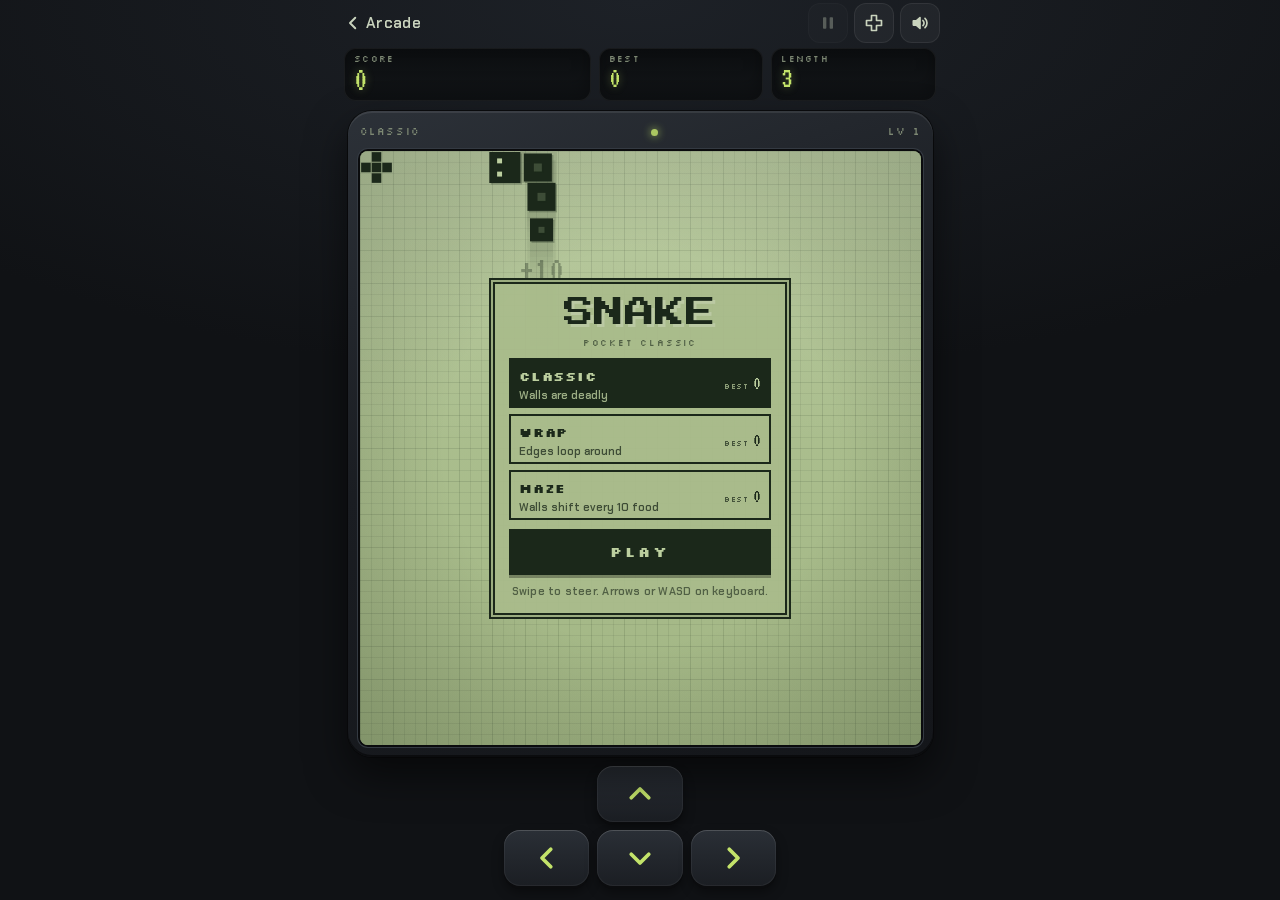
<file: snake.html>
<!doctype html>
<html lang="en">
<head>
<meta charset="utf-8">
<meta name="viewport" content="width=device-width,initial-scale=1,maximum-scale=1,user-scalable=no,viewport-fit=cover">
<meta name="theme-color" content="#101215">
<meta name="apple-mobile-web-app-capable" content="yes">
<title>Snake</title>
<link rel="manifest" href="./manifest.webmanifest">
<link rel="apple-touch-icon" href="./apple-touch-icon.png">
<link rel="stylesheet" href="./fonts.css">
<style>
:root{
  --bg:#101215; --bg2:#181b20;
  --lcd:#a9bc8b; --lcd-hi:#bccf9f; --lcd-lo:#8fa473;
  --ink:#1b281a; --ink-soft:rgba(27,40,26,.62);
  --chrome:#c9d3bd; --chrome-dim:#7d8873; --lime:#c3e36a;
  --f-px:'Press Start 2P','Silkscreen',monospace;
  --f-sil:'Silkscreen','Press Start 2P',monospace;
  --f-lcd:'VT323','Courier New',monospace;
  --f-ui:'Chakra Petch','Rubik',system-ui,-apple-system,'Segoe UI',sans-serif;
}
*{box-sizing:border-box}
html,body{height:100%;margin:0;overflow:hidden;overscroll-behavior:none;touch-action:none;user-select:none;-webkit-user-select:none;-webkit-touch-callout:none;-webkit-tap-highlight-color:transparent}
body{background:radial-gradient(120% 70% at 50% 0%,#1d2127 0%,var(--bg) 60%) , var(--bg);color:var(--chrome);font-family:var(--f-ui)}
button{font:inherit;color:inherit;-webkit-appearance:none;appearance:none;border:0;background:none;padding:0;margin:0;touch-action:none;cursor:pointer}
#app{height:100%;height:100dvh;display:flex;flex-direction:column;padding:env(safe-area-inset-top) env(safe-area-inset-right) env(safe-area-inset-bottom) env(safe-area-inset-left);max-width:620px;margin:0 auto}

/* top bar */
#top{flex:none;height:46px;display:flex;align-items:center;justify-content:space-between;padding:0 10px}
.back{display:inline-flex;align-items:center;gap:4px;height:40px;padding:0 10px 0 4px;color:var(--chrome);text-decoration:none;font:600 15px/1 var(--f-ui);letter-spacing:.02em}
.back svg{width:18px;height:18px}
.tools{display:flex;gap:6px}
.tbtn{width:40px;height:40px;border-radius:12px;display:grid;place-items:center;color:var(--chrome);background:rgba(255,255,255,.04);box-shadow:inset 0 0 0 1px rgba(255,255,255,.07)}
.tbtn svg{width:20px;height:20px}
.tbtn.off{color:var(--chrome-dim)}
.tbtn:disabled{opacity:.35}

/* hud */
#hud{flex:none;display:grid;grid-template-columns:1.5fr 1fr 1fr;gap:8px;padding:2px 14px 8px}
.stat{background:linear-gradient(#0b0d0f,#14171a);border-radius:12px;padding:6px 10px 3px;box-shadow:inset 0 0 0 1px rgba(255,255,255,.06),inset 0 -10px 18px rgba(0,0,0,.35);min-width:0}
.stat b{display:block;font:400 9px/1 var(--f-sil);letter-spacing:.14em;color:var(--chrome-dim);text-transform:uppercase}
.stat span{display:block;font:400 30px/1.02 var(--f-lcd);color:var(--lime);text-shadow:0 0 8px rgba(195,227,106,.35);letter-spacing:.04em}
.stat.big span{font-size:34px}

/* stage + bezel */
#stage{flex:1 1 auto;min-height:0;display:flex;align-items:center;justify-content:center;padding:2px 14px}
#bezel{position:relative;padding:10px 12px 12px;border-radius:24px;background:linear-gradient(160deg,#2c3138 0%,#1a1d22 45%,#14161a 100%);box-shadow:0 18px 40px rgba(0,0,0,.55),0 2px 0 rgba(255,255,255,.08) inset,0 -2px 0 rgba(0,0,0,.5) inset,0 0 0 1px #0b0c0e}
.chips{height:22px;margin-bottom:8px;display:flex;align-items:center;justify-content:space-between;font:400 10px/1 var(--f-sil);letter-spacing:.16em;color:var(--chrome-dim)}
.chips .led{width:7px;height:7px;border-radius:50%;background:var(--lime);box-shadow:0 0 8px var(--lime);opacity:.85}
#lcd{position:relative;overflow:hidden;border-radius:8px;background:var(--lcd);box-shadow:0 0 0 2px #0a0b0d,0 0 0 3px #343a42,inset 0 0 22px rgba(20,34,16,.45)}
#cv{display:block}
#toast{position:absolute;left:0;right:0;top:14%;text-align:center;pointer-events:none;font:400 11px/1.6 var(--f-px);color:var(--ink);opacity:0;text-shadow:1px 1px 0 rgba(255,255,255,.18)}
#toast.show{animation:toast 1.8s ease-out}
@keyframes toast{0%{opacity:0;transform:translateY(8px)}12%{opacity:1;transform:none}75%{opacity:1}100%{opacity:0}}

/* panels over the LCD */
.panel{position:absolute;inset:0;display:none;flex-direction:column;align-items:center;justify-content:center;gap:10px;padding:12px;color:var(--ink);text-align:center}
.panel.on{display:flex}
.card{background:rgba(169,188,139,.93);box-shadow:0 0 0 2px var(--ink),0 0 0 4px rgba(169,188,139,.9),0 0 0 6px var(--ink);padding:14px 14px;margin:6px;width:calc(100% - 16px);max-width:290px;display:flex;flex-direction:column;gap:9px}
.logo{font:400 30px/1 var(--f-px);color:var(--ink);letter-spacing:.02em;text-shadow:3px 3px 0 rgba(255,255,255,.2)}
.sub{font:400 9px/1.3 var(--f-sil);letter-spacing:.2em;color:var(--ink-soft)}
.modes{display:flex;flex-direction:column;gap:6px}
.mode{display:flex;align-items:center;justify-content:space-between;gap:8px;text-align:left;padding:7px 10px 6px;min-height:46px;color:var(--ink);box-shadow:inset 0 0 0 2px var(--ink)}
.mode .n{font:700 13px/1.1 var(--f-sil);letter-spacing:.06em;text-transform:uppercase}
.mode .d{display:block;font:600 11px/1.2 var(--f-ui);opacity:.75;margin-top:3px}
.mode .b{font:400 20px/1 var(--f-lcd);white-space:nowrap}
.mode .b i{font-style:normal;font:400 8px/1 var(--f-sil);letter-spacing:.1em;margin-right:4px;opacity:.7}
.mode.sel{background:var(--ink);color:var(--lcd-hi)}
.mode.sel .d{opacity:.8}
.btn{display:block;width:100%;min-height:46px;padding:10px;background:var(--ink);color:var(--lcd-hi);font:700 14px/1 var(--f-sil);letter-spacing:.18em;text-transform:uppercase;box-shadow:0 3px 0 rgba(0,0,0,.3)}
.btn.alt{background:transparent;color:var(--ink);box-shadow:inset 0 0 0 2px var(--ink)}
.btn:active,.mode:active{transform:translateY(1px);filter:brightness(1.15)}
.hint{font:600 11px/1.3 var(--f-ui);color:var(--ink-soft);letter-spacing:.02em}
.compact .sub,.compact .hint,.compact .mode .d{display:none}
.compact .mode{min-height:38px}
.compact .logo{font-size:26px}
.compact .card{gap:7px;padding:11px}
#pReady{justify-content:flex-end;padding-bottom:18px;pointer-events:auto}
.chip{font:700 11px/1 var(--f-sil);letter-spacing:.16em;padding:9px 12px;background:var(--ink);color:var(--lcd-hi);animation:blink 1s steps(2) infinite}
@keyframes blink{50%{opacity:.35}}
.big-title{font:400 18px/1.2 var(--f-px);letter-spacing:.02em;color:var(--ink)}
.row{display:flex;justify-content:space-between;align-items:baseline;font:400 9px/1 var(--f-sil);letter-spacing:.14em;color:var(--ink-soft)}
.row span{font:400 30px/1 var(--f-lcd);letter-spacing:.04em;color:var(--ink)}
.newbest{font:700 11px/1 var(--f-sil);letter-spacing:.16em;color:var(--lcd-hi);background:var(--ink);padding:6px 8px;align-self:center;animation:blink .9s steps(2) infinite}
.stack{display:flex;flex-direction:column;gap:7px}

/* pad */
#pad{flex:none;display:grid;grid-template-columns:repeat(3,1fr);grid-template-rows:56px 56px;gap:8px;width:100%;max-width:300px;margin:0 auto;padding:6px 14px calc(10px + 4px)}
#app.nopad #pad{display:none}
.pb{display:grid;place-items:center;border-radius:16px;color:var(--lime);background:linear-gradient(#2a2f36,#1b1e23);box-shadow:inset 0 1px 0 rgba(255,255,255,.12),inset 0 0 0 1px rgba(255,255,255,.05),0 3px 0 #0b0c0e,0 6px 12px rgba(0,0,0,.4)}
.pb svg{width:30px;height:30px}
.pb.on{transform:translateY(2px);background:linear-gradient(#343a42,#262a30);box-shadow:inset 0 0 0 1px rgba(195,227,106,.35),0 1px 0 #0b0c0e}
.pb[data-d=up]{grid-column:2;grid-row:1}
.pb[data-d=left]{grid-column:1;grid-row:2}
.pb[data-d=down]{grid-column:2;grid-row:2}
.pb[data-d=right]{grid-column:3;grid-row:2}
</style>
</head>
<body>
<div id="app">
  <header id="top">
    <a class="back" href="./" aria-label="Back to Arcade"><svg viewBox="0 0 24 24" fill="none" stroke="currentColor" stroke-width="2.6" stroke-linecap="round" stroke-linejoin="round"><path d="M15 5l-7 7 7 7"/></svg>Arcade</a>
    <div class="tools">
      <button class="tbtn" id="btnPause" aria-label="Pause"><svg viewBox="0 0 24 24" fill="currentColor"><rect x="6" y="5" width="4" height="14" rx="1"/><rect x="14" y="5" width="4" height="14" rx="1"/></svg></button>
      <button class="tbtn" id="btnPad" aria-label="Toggle on-screen pad"><svg viewBox="0 0 24 24" fill="none" stroke="currentColor" stroke-width="2" stroke-linejoin="round"><path d="M9 3h6v6h6v6h-6v6H9v-6H3V9h6z"/></svg></button>
      <button class="tbtn" id="btnSnd" aria-label="Toggle sound"><svg id="icoSnd" viewBox="0 0 24 24" fill="none" stroke="currentColor" stroke-width="2" stroke-linecap="round" stroke-linejoin="round"><path d="M4 9.5v5h3.5L12 18.5v-13L7.5 9.5z" fill="currentColor"/><path id="snW" d="M15.5 9a4 4 0 010 6M18 6.5a7.5 7.5 0 010 11"/><path id="snX" d="M16 9.5l5 5M21 9.5l-5 5" style="display:none"/></svg></button>
    </div>
  </header>

  <section id="hud" aria-label="Score">
    <div class="stat big"><b>Score</b><span id="hScore">0</span></div>
    <div class="stat"><b>Best</b><span id="hBest">0</span></div>
    <div class="stat"><b>Length</b><span id="hLen">3</span></div>
  </section>

  <main id="stage">
    <div id="bezel">
      <div class="chips"><span id="chipMode">CLASSIC</span><i class="led"></i><span id="chipLv">LV 1</span></div>
      <div id="lcd">
        <canvas id="cv"></canvas>
        <div id="toast"></div>

        <div class="panel on" id="pTitle">
          <div class="card">
            <div class="logo">SNAKE</div>
            <div class="sub">POCKET CLASSIC</div>
            <div class="modes" id="modes"></div>
            <button class="btn" id="btnPlay">Play</button>
            <div class="hint">Swipe to steer. Arrows or WASD on keyboard.</div>
          </div>
        </div>

        <div class="panel" id="pReady"><div class="chip">SWIPE TO GO</div></div>

        <div class="panel" id="pPause">
          <div class="card">
            <div class="big-title">PAUSED</div>
            <div class="stack">
              <button class="btn" id="btnResume">Resume</button>
              <button class="btn alt" id="btnQuit">Menu</button>
            </div>
          </div>
        </div>

        <div class="panel" id="pOver">
          <div class="card">
            <div class="big-title">GAME OVER</div>
            <div id="newBest" class="newbest" style="display:none">NEW BEST!</div>
            <div class="row">SCORE<span id="oScore">0</span></div>
            <div class="row">BEST<span id="oBest">0</span></div>
            <div class="row">LENGTH<span id="oLen">0</span></div>
            <div class="stack">
              <button class="btn" id="btnAgain">Play again</button>
              <button class="btn alt" id="btnMode">Change mode</button>
            </div>
          </div>
        </div>
      </div>
    </div>
  </main>

  <nav id="pad" aria-label="Direction pad">
    <button class="pb" data-d="up" aria-label="Up"><svg viewBox="0 0 24 24" fill="none" stroke="currentColor" stroke-width="3" stroke-linecap="round" stroke-linejoin="round"><path d="M5 15l7-7 7 7"/></svg></button>
    <button class="pb" data-d="left" aria-label="Left"><svg viewBox="0 0 24 24" fill="none" stroke="currentColor" stroke-width="3" stroke-linecap="round" stroke-linejoin="round"><path d="M15 5l-7 7 7 7"/></svg></button>
    <button class="pb" data-d="down" aria-label="Down"><svg viewBox="0 0 24 24" fill="none" stroke="currentColor" stroke-width="3" stroke-linecap="round" stroke-linejoin="round"><path d="M5 9l7 7 7-7"/></svg></button>
    <button class="pb" data-d="right" aria-label="Right"><svg viewBox="0 0 24 24" fill="none" stroke="currentColor" stroke-width="3" stroke-linecap="round" stroke-linejoin="round"><path d="M9 5l7 7-7 7"/></svg></button>
  </nav>
</div>

<script>
(() => {
'use strict';
const C = 17, MINR = 17, MAXR = 28;
const BZX = 24, BZY = 52;           // bezel chrome around the LCD (matches CSS)
const SWIPE = 18;
const DIRS = { up:{x:0,y:-1}, down:{x:0,y:1}, left:{x:-1,y:0}, right:{x:1,y:0} };
const MODES = {
  classic:{ name:'Classic', desc:'Walls are deadly', wrap:false, maze:false },
  wrap:   { name:'Wrap',    desc:'Edges loop around', wrap:true,  maze:false },
  maze:   { name:'Maze',    desc:'Walls shift every 10 food', wrap:false, maze:true }
};
const MODE_KEYS = Object.keys(MODES);
const $ = id => document.getElementById(id);
const store = {
  get(k, d){ try { const v = localStorage.getItem(k); return v === null ? d : v; } catch(e){ return d; } },
  set(k, v){ try { localStorage.setItem(k, v); } catch(e){} }
};

/* ---------- persistent state ---------- */
const bests = {};
MODE_KEYS.forEach(m => { bests[m] = parseInt(store.get('snake.best.' + m, '0'), 10) || 0; });
let modeKey = store.get('snake.mode', 'classic'); if (!MODES[modeKey]) modeKey = 'classic';
let soundOn = store.get('snake.sound', '1') === '1';
let padOn = store.get('snake.pad', '1') === '1';

/* ---------- maze layouts (parametric on board size) ---------- */
function rectCells(x, y, w, h, out){ for (let j = 0; j < h; j++) for (let i = 0; i < w; i++) out.push([x+i, y+j]); }
const LAYOUTS = [
  { name:'PILLARS', build(c, r){ const o=[], a=Math.floor(r*.25), b=r-2-a;
      rectCells(3,a,2,2,o); rectCells(c-5,a,2,2,o); rectCells(3,b,2,2,o); rectCells(c-5,b,2,2,o); return o; } },
  { name:'BARS', build(c, r){ const o=[], a=Math.floor(r*.25), b=r-1-a;
      rectCells(2,a,c-9,1,o); rectCells(7,b,c-9,1,o); return o; } },
  { name:'CORNERS', build(c, r){ const o=[];
      rectCells(2,2,5,1,o); rectCells(2,3,1,4,o);
      rectCells(c-7,2,5,1,o); rectCells(c-3,3,1,4,o);
      rectCells(2,r-3,5,1,o); rectCells(2,r-7,1,4,o);
      rectCells(c-7,r-3,5,1,o); rectCells(c-3,r-7,1,4,o); return o; } },
  { name:'GATES', build(c, r){ const o=[], m=Math.floor(r/2);
      rectCells(0,m-4,c-4,1,o); rectCells(4,m+4,c-4,1,o); return o; } }
];

/* ---------- DOM ---------- */
const stage = $('stage'), lcd = $('lcd'), cv = $('cv'), ctx = cv.getContext('2d');
const ghost = document.createElement('canvas'), gctx = ghost.getContext('2d');
const bgc = document.createElement('canvas'), bctx = bgc.getContext('2d');
const panels = { title:$('pTitle'), ready:$('pReady'), paused:$('pPause'), over:$('pOver') };
const hScore = $('hScore'), hBest = $('hBest'), hLen = $('hLen');
let cell = 18, rows = 21, W = 0, H = 0, dpr = 1;

/* ---------- audio ---------- */
let actx = null, master = null;
function unlockAudio(){
  if (!actx) {
    try {
      const AC = window.AudioContext || window.webkitAudioContext;
      if (AC) { actx = new AC(); master = actx.createGain(); master.gain.value = .55; master.connect(actx.destination); }
    } catch(e){ actx = null; }
  }
  if (actx && actx.state === 'suspended') { try { actx.resume().catch(()=>{}); } catch(e){} }
}
function tone(f, d, type, v, delay, slide){
  if (!soundOn || !actx) return;
  try {
    const t0 = actx.currentTime + (delay || 0);
    const o = actx.createOscillator(), g = actx.createGain();
    o.type = type || 'square';
    o.frequency.setValueAtTime(f, t0);
    if (slide) o.frequency.exponentialRampToValueAtTime(slide, t0 + d);
    g.gain.setValueAtTime(.0001, t0);
    g.gain.exponentialRampToValueAtTime(v || .07, t0 + .008);
    g.gain.exponentialRampToValueAtTime(.0001, t0 + d);
    o.connect(g); g.connect(master);
    o.start(t0); o.stop(t0 + d + .03);
  } catch(e){}
}
const sfx = {
  start(){ tone(440,.07,'square',.06); tone(660,.09,'square',.06,.07); },
  turn(){ tone(300,.025,'square',.025); },
  eat(){ tone(620,.06,'square',.07); tone(930,.09,'square',.07,.06); },
  bonusShow(){ tone(1175,.06,'triangle',.06); tone(1175,.06,'triangle',.06,.12); },
  bonusEat(){ [523,659,784,1047].forEach((f,i) => tone(f,.09,'square',.07,i*.06)); },
  layout(){ [392,523,659].forEach((f,i) => tone(f,.12,'triangle',.08,i*.09)); },
  die(){ tone(380,.55,'sawtooth',.08,0,70); tone(190,.6,'square',.05,.05,50); },
  click(){ tone(520,.04,'square',.05); }
};

/* ---------- game state ---------- */
let G = null;
let state = 'title';     // title | ready | play | paused | dying | over
let popups = [];
let lastTs = 0;

function newGame(key, attract){
  const m = MODES[key];
  const mid = Math.floor(rows/2);
  G = {
    mode:key, cols:C, rows, attract:!!attract,
    snake:[{x:5,y:mid},{x:4,y:mid},{x:3,y:mid}],
    prev:null, dir:DIRS.right, q:[], grow:0,
    food:null, bonus:null, nextBonus:5,
    eaten:0, score:0, interval:168, acc:0,
    wall:new Uint8Array(C*rows), riseT:0, layout:0,
    alive:true, deadT:0, dyingT:0
  };
  G.prev = G.snake.slice();
  if (m.maze) applyLayout(0, true);
  G.food = freeCell();
}
function applyLayout(idx, instant){
  const g = G;
  g.layout = idx;
  for (let i = 0; i < g.wall.length; i++) g.wall[i] = 0;
  const cells = LAYOUTS[idx].build(g.cols, g.rows);
  cells.forEach(([x,y]) => { if (x>=0&&y>=0&&x<g.cols&&y<g.rows) g.wall[y*g.cols+x] = instant ? 1 : 2; });
  g.riseT = instant ? 0 : 2200;
  if (!instant) {
    // move food/bonus off the incoming walls
    if (g.food && g.wall[g.food.y*g.cols+g.food.x]) g.food = freeCell();
    if (g.bonus && g.wall[g.bonus.y*g.cols+g.bonus.x]) g.bonus = null;
  }
}
function solidify(){
  const g = G;
  const occ = new Uint8Array(g.cols*g.rows);
  g.snake.forEach(s => occ[s.y*g.cols+s.x] = 1);
  let left = 0;
  for (let i = 0; i < g.wall.length; i++) {
    if (g.wall[i] === 2) {
      if (!occ[i]) {
        g.wall[i] = 1;
        if (g.food && g.food.y*g.cols+g.food.x === i) g.food = null;
        if (g.bonus && g.bonus.y*g.cols+g.bonus.x === i) g.bonus = null;
      } else left++;
    }
  }
  if (!g.food) g.food = freeCell();
  return left;
}
function freeCell(){
  const g = G, occ = new Uint8Array(g.cols*g.rows);
  g.snake.forEach(s => occ[s.y*g.cols+s.x] = 1);
  for (let i = 0; i < occ.length; i++) if (g.wall[i]) occ[i] = 1;
  if (g.food) occ[g.food.y*g.cols+g.food.x] = 1;
  if (g.bonus) occ[g.bonus.y*g.cols+g.bonus.x] = 1;
  const h = g.snake[0], list = [];
  for (let i = 0; i < occ.length; i++) {
    if (occ[i]) continue;
    const x = i % g.cols, y = (i / g.cols) | 0;
    if (Math.abs(x-h.x) + Math.abs(y-h.y) < 2) continue;
    list.push(i);
  }
  if (!list.length) return null;
  const i = list[(Math.random()*list.length) | 0];
  return { x:i % g.cols, y:(i / g.cols) | 0 };
}
function peek(d){
  const g = G, m = MODES[g.mode], h = g.snake[0];
  let x = h.x + d.x, y = h.y + d.y;
  if (m.wrap) { x = (x + g.cols) % g.cols; y = (y + g.rows) % g.rows; }
  else if (x < 0 || y < 0 || x >= g.cols || y >= g.rows) return { x, y, dead:true };
  if (g.wall[y*g.cols+x] === 1) return { x, y, dead:true };
  const n = g.snake.length, lim = g.grow > 0 ? n : n-1;
  for (let i = 1; i < lim; i++) if (g.snake[i].x === x && g.snake[i].y === y) return { x, y, dead:true };
  return { x, y, dead:false };
}
function aiTurn(){
  const g = G, f = g.food; if (!f) return;
  let best = null, bd = 1e9;
  for (const k in DIRS) {
    const d = DIRS[k];
    if (d.x === -g.dir.x && d.y === -g.dir.y) continue;
    const p = peek(d); if (p.dead) continue;
    let dx = Math.abs(p.x-f.x), dy = Math.abs(p.y-f.y);
    if (MODES[g.mode].wrap) { dx = Math.min(dx, g.cols-dx); dy = Math.min(dy, g.rows-dy); }
    const sc = dx + dy + Math.random()*.6 + (d === g.dir ? -.3 : 0);
    if (sc < bd) { bd = sc; best = d; }
  }
  if (best) g.dir = best;
}
function level(){ return 1 + Math.floor(G.eaten/5); }

function step(){
  const g = G;
  if (g.attract) aiTurn();
  else if (g.q.length) g.dir = g.q.shift();
  const p = peek(g.dir);
  if (p.dead) { die(); return; }
  g.prev = g.snake.slice();
  g.snake.unshift({ x:p.x, y:p.y });
  if (g.grow > 0) g.grow--; else g.snake.pop();

  if (g.food && p.x === g.food.x && p.y === g.food.y) {
    g.eaten++; g.grow++; g.score += 10;
    g.interval = Math.max(72, 168 - g.eaten*2.7);
    if (!g.attract) sfx.eat();
    g.food = null;
    popup(p.x, p.y, '+10');
    if (MODES[g.mode].maze && g.eaten % 10 === 0) {
      applyLayout((Math.floor(g.eaten/10)) % LAYOUTS.length, false);
      if (!g.attract) { toast('LAYOUT ' + (g.layout+1) + ' ' + LAYOUTS[g.layout].name); sfx.layout(); }
    }
    g.food = freeCell();
    if (!g.food) { g.score += 100; die(true); return; }
    if (g.eaten >= g.nextBonus && !g.bonus) {
      const bc = freeCell();
      if (bc) { g.bonus = { x:bc.x, y:bc.y, left:7000, total:7000 }; g.nextBonus = g.eaten + 5 + ((Math.random()*3)|0); if (!g.attract) sfx.bonusShow(); }
    }
    if (!g.attract) updateHud();
  } else if (g.bonus && p.x === g.bonus.x && p.y === g.bonus.y) {
    const pts = 30 + Math.ceil(g.bonus.left / g.bonus.total * 70);
    g.score += pts; g.bonus = null;
    popup(p.x, p.y, '+' + pts);
    if (!g.attract) { sfx.bonusEat(); updateHud(); }
  }
  if (g.riseT <= 0) { let any = false; for (let i = 0; i < g.wall.length; i++) if (g.wall[i] === 2) { any = true; break; } if (any) solidify(); }
}
function die(cleared){
  const g = G;
  g.alive = false;
  g.acc = g.interval;
  if (g.attract) { g.deadT = 0; return; }
  state = 'dying'; g.dyingT = 950; g.cleared = !!cleared;
  sfx.die();
  try { if (soundOn && navigator.vibrate) navigator.vibrate(40); } catch(e){}
  setPanels();
}
function finish(){
  const g = G;
  const isBest = g.score > bests[g.mode];
  if (isBest) { bests[g.mode] = g.score; store.set('snake.best.' + g.mode, String(g.score)); }
  $('oScore').textContent = g.score;
  $('oBest').textContent = bests[g.mode];
  $('oLen').textContent = g.snake.length;
  $('newBest').style.display = isBest && g.score > 0 ? '' : 'none';
  state = 'over';
  updateHud(); setPanels();
}

/* ---------- input ---------- */
function turn(name){
  const d = DIRS[name]; if (!d) return;
  if (state === 'ready') {
    if (d.x === -G.dir.x && d.y === -G.dir.y) return;
    beginPlay(); G.dir = d; return;
  }
  if (state !== 'play') return;
  const last = G.q.length ? G.q[G.q.length-1] : G.dir;
  if ((d.x === last.x && d.y === last.y) || (d.x === -last.x && d.y === -last.y)) return;
  if (G.q.length >= 2) return;
  G.q.push(d); sfx.turn();
}
function beginPlay(){ state = 'play'; G.acc = 0; sfx.start(); setPanels(); }
function startGame(){
  fit(true);
  unlockAudio();
  newGame(modeKey, false);
  state = 'ready';
  popups = [];
  updateHud(); setPanels(); sfx.click();
}
function toTitle(){
  state = 'title';
  fit(true);
  newGame(modeKey, true);
  buildModes(); updateHud(); setPanels();
}
function pause(){ if (state !== 'play') return; state = 'paused'; setPanels(); }
function resume(){ if (state !== 'paused') return; state = 'play'; lastTs = performance.now(); setPanels(); }

const touches = new Map();
function swipable(e){ return !(e.target.closest && e.target.closest('button,a')); }
window.addEventListener('pointerdown', e => {
  unlockAudio();
  if (!swipable(e)) return;
  touches.set(e.pointerId, { x:e.clientX, y:e.clientY, sx:e.clientX, sy:e.clientY, t:performance.now() });
}, { passive:true });
window.addEventListener('pointermove', e => {
  const s = touches.get(e.pointerId); if (!s) return;
  if (state !== 'play' && state !== 'ready') return;
  const dx = e.clientX - s.x, dy = e.clientY - s.y;
  if (Math.max(Math.abs(dx), Math.abs(dy)) >= SWIPE) {
    turn(Math.abs(dx) > Math.abs(dy) ? (dx > 0 ? 'right' : 'left') : (dy > 0 ? 'down' : 'up'));
    s.x = e.clientX; s.y = e.clientY; s.moved = true;
  }
}, { passive:true });
function endTouch(e){
  const s = touches.get(e.pointerId); if (!s) return;
  touches.delete(e.pointerId);
  if (e.type === 'pointerup' && state === 'ready' && !s.moved &&
      Math.hypot(e.clientX - s.sx, e.clientY - s.sy) < 12 && lcd.contains(e.target)) beginPlay();
}
window.addEventListener('pointerup', endTouch, { passive:true });
window.addEventListener('pointercancel', endTouch, { passive:true });

document.querySelectorAll('.pb').forEach(b => {
  let timer = 0;
  const off = () => { b.classList.remove('on'); clearTimeout(timer); };
  b.addEventListener('pointerdown', e => {
    e.preventDefault(); unlockAudio();
    b.classList.add('on'); clearTimeout(timer); timer = setTimeout(off, 140);
    turn(b.dataset.d);
  });
  ['pointerup','pointercancel','pointerleave'].forEach(t => b.addEventListener(t, off));
  b.addEventListener('contextmenu', e => e.preventDefault());
});

const KEYS = { ArrowUp:'up', ArrowDown:'down', ArrowLeft:'left', ArrowRight:'right', KeyW:'up', KeyS:'down', KeyA:'left', KeyD:'right' };
window.addEventListener('keydown', e => {
  unlockAudio();
  if (e.metaKey || e.ctrlKey || e.altKey) return;
  const k = KEYS[e.code];
  if (k) { e.preventDefault(); turn(k); return; }
  if (e.code === 'KeyP' || e.code === 'Space' || e.code === 'Escape') {
    e.preventDefault(); if (e.repeat) return;
    if (state === 'play') pause();
    else if (state === 'paused') resume();
    else if (state === 'ready') beginPlay();
    else if (state === 'title' && e.code !== 'Escape') startGame();
    else if (state === 'over' && e.code !== 'Escape') startGame();
  } else if (e.code === 'Enter') {
    e.preventDefault(); if (e.repeat) return;
    if (state === 'title' || state === 'over') startGame();
    else if (state === 'paused') resume();
    else if (state === 'ready') beginPlay();
  }
});
document.addEventListener('visibilitychange', () => { if (document.hidden) pause(); });
window.addEventListener('pagehide', pause);
window.addEventListener('blur', pause);

/* buttons */
$('btnPlay').addEventListener('click', startGame);
$('btnAgain').addEventListener('click', startGame);
$('btnMode').addEventListener('click', () => { sfx.click(); toTitle(); });
$('btnResume').addEventListener('click', () => { sfx.click(); resume(); });
$('btnQuit').addEventListener('click', () => { sfx.click(); toTitle(); });
$('btnPause').addEventListener('click', () => { if (state === 'play') pause(); else if (state === 'paused') resume(); });
$('btnSnd').addEventListener('click', () => {
  soundOn = !soundOn; store.set('snake.sound', soundOn ? '1' : '0'); unlockAudio(); syncTools(); sfx.click();
});
$('btnPad').addEventListener('click', () => {
  padOn = !padOn; store.set('snake.pad', padOn ? '1' : '0'); syncTools(); fit(state === 'title' || state === 'over');
});
function syncTools(){
  $('app').classList.toggle('nopad', !padOn);
  $('btnSnd').classList.toggle('off', !soundOn);
  $('btnPad').classList.toggle('off', !padOn);
  $('snW').style.display = soundOn ? '' : 'none';
  $('snX').style.display = soundOn ? 'none' : '';
  $('btnPause').disabled = !(state === 'play' || state === 'paused');
}
function setPanels(){
  panels.title.classList.toggle('on', state === 'title');
  panels.ready.classList.toggle('on', state === 'ready');
  panels.paused.classList.toggle('on', state === 'paused');
  panels.over.classList.toggle('on', state === 'over');
  syncTools();
}
function buildModes(){
  const el = $('modes'); el.innerHTML = '';
  MODE_KEYS.forEach(k => {
    const b = document.createElement('button');
    b.className = 'mode' + (k === modeKey ? ' sel' : '');
    b.innerHTML = '<span><span class="n">' + MODES[k].name + '</span><span class="d">' + MODES[k].desc + '</span></span><span class="b"><i>BEST</i>' + bests[k] + '</span>';
    b.addEventListener('click', () => {
      if (modeKey === k) return;
      modeKey = k; store.set('snake.mode', k); unlockAudio(); sfx.click();
      newGame(modeKey, true); buildModes(); updateHud();
    });
    el.appendChild(b);
  });
}
function updateHud(){
  hScore.textContent = G.score;
  hBest.textContent = Math.max(bests[G.mode], G.score);
  hLen.textContent = G.snake.length;
  $('chipMode').textContent = MODES[G.mode].name.toUpperCase();
  $('chipLv').textContent = 'LV ' + level();
}
let toastT = 0;
function toast(t){
  const el = $('toast'); el.textContent = t; el.classList.remove('show'); void el.offsetWidth; el.classList.add('show');
}
function popup(x, y, text){ popups.push({ x, y, text, age:0 }); }

/* ---------- layout / canvas ---------- */
function fit(allowRows){
  const aw = stage.clientWidth - 28 - BZX, ah = stage.clientHeight - 4 - BZY;
  const cw = Math.floor(aw / C);
  let R = rows;
  if (allowRows) R = Math.max(MINR, Math.min(MAXR, Math.floor(ah / Math.max(8, cw))));
  cell = Math.max(8, Math.min(cw, Math.floor(ah / R), 36));
  const rowsChanged = R !== rows;
  rows = R;
  dpr = Math.min(window.devicePixelRatio || 1, 3);
  W = C * cell; H = rows * cell;
  lcd.style.width = W + 'px'; lcd.style.height = H + 'px';
  [cv, ghost, bgc].forEach(c => { c.width = Math.round(W*dpr); c.height = Math.round(H*dpr); });
  cv.style.width = W + 'px'; cv.style.height = H + 'px';
  ctx.setTransform(dpr,0,0,dpr,0,0); gctx.setTransform(dpr,0,0,dpr,0,0); bctx.setTransform(dpr,0,0,dpr,0,0);
  lcd.classList.toggle('compact', H < 400);
  lcd.classList.toggle('compact', H < 400);
  paintBg();
  if (rowsChanged && (state === 'title' || state === 'over' || !G)) { newGame(modeKey, true); }
  else if (rowsChanged && G && G.rows !== rows) { rows = G.rows; fit(false); return; }
}
function paintBg(){
  const c = bctx;
  const g = c.createLinearGradient(0,0,0,H);
  g.addColorStop(0,'#b2c596'); g.addColorStop(1,'#a2b684');
  c.fillStyle = g; c.fillRect(0,0,W,H);
  // faint LCD pixel grid
  const u = cell / 3;
  c.strokeStyle = 'rgba(27,40,26,.075)'; c.lineWidth = 1;
  c.beginPath();
  for (let x = 0; x <= W + .5; x += u) { const px = Math.round(x*dpr)/dpr + .5/dpr; c.moveTo(px,0); c.lineTo(px,H); }
  for (let y = 0; y <= H + .5; y += u) { const py = Math.round(y*dpr)/dpr + .5/dpr; c.moveTo(0,py); c.lineTo(W,py); }
  c.stroke();
  // cell boundaries slightly stronger
  c.strokeStyle = 'rgba(27,40,26,.05)';
  c.beginPath();
  for (let x = 0; x <= W; x += cell) { c.moveTo(x+.5,0); c.lineTo(x+.5,H); }
  for (let y = 0; y <= H; y += cell) { c.moveTo(0,y+.5); c.lineTo(W,y+.5); }
  c.stroke();
  // vignette + glass sheen
  const v = c.createRadialGradient(W/2,H/2,Math.min(W,H)*.35,W/2,H/2,Math.max(W,H)*.78);
  v.addColorStop(0,'rgba(0,0,0,0)'); v.addColorStop(1,'rgba(20,34,16,.28)');
  c.fillStyle = v; c.fillRect(0,0,W,H);
  const s = c.createLinearGradient(0,0,0,H*.5);
  s.addColorStop(0,'rgba(255,255,255,.10)'); s.addColorStop(1,'rgba(255,255,255,0)');
  c.fillStyle = s; c.fillRect(0,0,W,H*.5);
}

/* ---------- update ---------- */
function update(dt){
  popups.forEach(p => p.age += dt);
  popups = popups.filter(p => p.age < 900);
  if (!G) return;
  const g = G;
  if (state === 'dying') {
    g.dyingT -= dt;
    if (g.dyingT <= 0) finish();
    return;
  }
  const running = state === 'play' || (state === 'title' && g.attract);
  if (!running) return;
  if (g.attract && !g.alive) {
    g.deadT += dt;
    if (g.deadT > 900) newGame(modeKey, true);
    return;
  }
  g.acc += dt;
  if (g.bonus) { g.bonus.left -= dt; if (g.bonus.left <= 0) g.bonus = null; }
  if (g.riseT > 0) g.riseT -= dt;
  const iv = g.attract ? 105 : g.interval;
  let guard = 0;
  while (g.acc >= iv && g.alive && guard++ < 4) { g.acc -= iv; step(); }
  if (g.acc > iv) g.acc = iv;
}

/* ---------- render ---------- */
const INK = '#1b281a', LCDHI = '#bccf9f';
function drawSnake(c, ghostMode, tt){
  const g = G, n = g.snake.length;
  const t = tt;
  for (let i = n-1; i >= 0; i--) {
    const to = g.snake[i], from = g.prev[Math.min(i, g.prev.length-1)];
    let dx = to.x - from.x, dy = to.y - from.y;
    if (dx > 1) dx -= g.cols; else if (dx < -1) dx += g.cols;
    if (dy > 1) dy -= g.rows; else if (dy < -1) dy += g.rows;
    const fx = from.x + dx*t, fy = from.y + dy*t;
    let gap = Math.max(2, Math.round(cell*.14));
    if (i === 0) gap = Math.max(1, Math.round(cell*.06));
    else if (i === n-1 && n > 3) gap = Math.round(cell*.3);
    const s = cell - gap;
    const xs = [fx], ys = [fy];
    if (fx < 0) xs.push(fx + g.cols); else if (fx > g.cols-1) xs.push(fx - g.cols);
    if (fy < 0) ys.push(fy + g.rows); else if (fy > g.rows-1) ys.push(fy - g.rows);
    for (const X of xs) for (const Y of ys) {
      const px = X*cell + gap/2, py = Y*cell + gap/2;
      c.fillStyle = INK;
      c.fillRect(px, py, s, s);
      if (ghostMode) continue;
      if (i === 0) {
        const d = g.dir, cx = px + s/2, cy = py + s/2, e = Math.max(2, cell*.15);
        const ex = -d.y, ey = d.x;
        c.fillStyle = LCDHI;
        for (const sg of [-1, 1]) {
          const ox = cx + d.x*cell*.16 + ex*sg*cell*.2 - e/2, oy = cy + d.y*cell*.16 + ey*sg*cell*.2 - e/2;
          c.fillRect(ox, oy, e, e);
        }
      } else {
        c.fillStyle = 'rgba(188,207,159,.22)';
        const k = Math.max(2, Math.round(s*.28));
        c.fillRect(px + (s-k)/2, py + (s-k)/2, k, k);
      }
    }
  }
}
function drawPix(c, bm, cx, cy, size, color){
  const rows_ = bm.length, px = size / rows_;
  c.fillStyle = color;
  for (let j = 0; j < rows_; j++) for (let i = 0; i < bm[j].length; i++) if (bm[j][i] === '#')
    c.fillRect(cx - size/2 + i*px + .5, cy - size/2 + j*px + .5, px - 1, px - 1);
}
const BM_FOOD = ['.#.','###','.#.'];
const BM_BON_A = ['..#..','.###.','#####','.###.','..#..'];
const BM_BON_B = ['..#..','.#.#.','#...#','.#.#.','..#..'];
function render(ts){
  const g = G;
  ctx.clearRect(0,0,W,H);
  ctx.drawImage(bgc, 0, 0, W, H);
  if (!g) return;
  const moving = state === 'play' || state === 'paused' || (state === 'title' && g.attract && g.alive);
  const t = moving ? Math.min(1, g.acc / (g.attract ? 105 : g.interval)) : (state === 'ready' ? 0 : 1);
  const tt = (state === 'ready') ? 0 : t;

  // walls
  const blink = (ts % 400) < 200;
  for (let y = 0; y < g.rows; y++) for (let x = 0; x < g.cols; x++) {
    const w = g.wall[y*g.cols+x]; if (!w) continue;
    const px = x*cell, py = y*cell;
    if (w === 1) {
      ctx.fillStyle = INK; ctx.fillRect(px+.5, py+.5, cell-1, cell-1);
      ctx.fillStyle = 'rgba(188,207,159,.28)';
      const k = Math.max(2, Math.round(cell*.28));
      ctx.fillRect(px + (cell-k)/2, py + (cell-k)/2, k, k);
    } else {
      ctx.strokeStyle = INK; ctx.lineWidth = 1.5; ctx.globalAlpha = blink ? .9 : .35;
      ctx.strokeRect(px+2, py+2, cell-4, cell-4);
      ctx.fillStyle = INK; ctx.globalAlpha = blink ? .35 : .12; ctx.fillRect(px+2, py+2, cell-4, cell-4);
      ctx.globalAlpha = 1;
    }
  }

  // food
  if (g.food && state !== 'ready' || (g.food && state === 'ready')) {
    const pulse = 1 + Math.sin(ts/170)*.07;
    drawPix(ctx, BM_FOOD, (g.food.x+.5)*cell, (g.food.y+.5)*cell, cell*.9*pulse, INK);
  }
  if (g.bonus) {
    const b = g.bonus, fast = b.left < 2200;
    const on = fast ? (ts % 260) < 150 : true;
    drawPix(ctx, on ? BM_BON_A : BM_BON_B, (b.x+.5)*cell, (b.y+.5)*cell, cell*(1.05 + Math.sin(ts/120)*.06), INK);
    // countdown strip along the top of the LCD
    const bw = (W - 16) * Math.max(0, b.left / b.total);
    ctx.fillStyle = 'rgba(27,40,26,.16)'; ctx.fillRect(8, 6, W-16, 4);
    ctx.fillStyle = INK; ctx.fillRect(8, 6, bw, 4);
  }

  // ghosting trail (LCD persistence)
  if (state !== 'paused') {
    gctx.globalCompositeOperation = 'destination-out';
    gctx.fillStyle = 'rgba(0,0,0,.16)'; gctx.fillRect(0,0,W,H);
    gctx.globalCompositeOperation = 'source-over';
    drawSnake(gctx, true, tt);
  }
  ctx.globalAlpha = .2; ctx.drawImage(ghost, 0, 0, W, H); ctx.globalAlpha = 1;

  // snake
  const hide = state === 'dying' && Math.floor(g.dyingT / 110) % 2 === 1;
  if (!hide && !(state === 'title' && g.attract && !g.alive && Math.floor(g.deadT / 110) % 2 === 1)) {
    ctx.save();
    ctx.shadowColor = 'rgba(27,40,26,.28)'; ctx.shadowOffsetX = 1.5; ctx.shadowOffsetY = 1.5; ctx.shadowBlur = 0;
    drawSnake(ctx, false, tt);
    ctx.restore();
  }

  // popups
  if (popups.length) {
    ctx.font = Math.round(cell*1.15) + 'px VT323, monospace';
    ctx.textAlign = 'center'; ctx.textBaseline = 'middle';
    popups.forEach(p => {
      const k = p.age / 900;
      ctx.globalAlpha = 1 - k*k;
      ctx.fillStyle = INK;
      ctx.fillText(p.text, Math.min(W-cell*1.2, Math.max(cell*1.2, (p.x+.5)*cell)), (p.y+.5)*cell - k*cell*1.6 - cell*.6);
    });
    ctx.globalAlpha = 1;
  }
}

function frame(ts){
  requestAnimationFrame(frame);
  let dt = ts - lastTs; lastTs = ts;
  if (!(dt > 0)) dt = 0; if (dt > 50) dt = 50;
  update(dt); render(ts);
}

/* ---------- boot ---------- */
window.addEventListener('resize', () => fit(state === 'title' || state === 'over'));
window.addEventListener('orientationchange', () => setTimeout(() => fit(state === 'title' || state === 'over'), 120));
fit(true);
newGame(modeKey, true);
buildModes(); updateHud(); setPanels();
try { if (document.fonts && document.fonts.ready) document.fonts.ready.then(() => { paintBg(); }); } catch(e){}
requestAnimationFrame(t => { lastTs = t; requestAnimationFrame(frame); });

})();
</script>
</body>
</html>
</file>
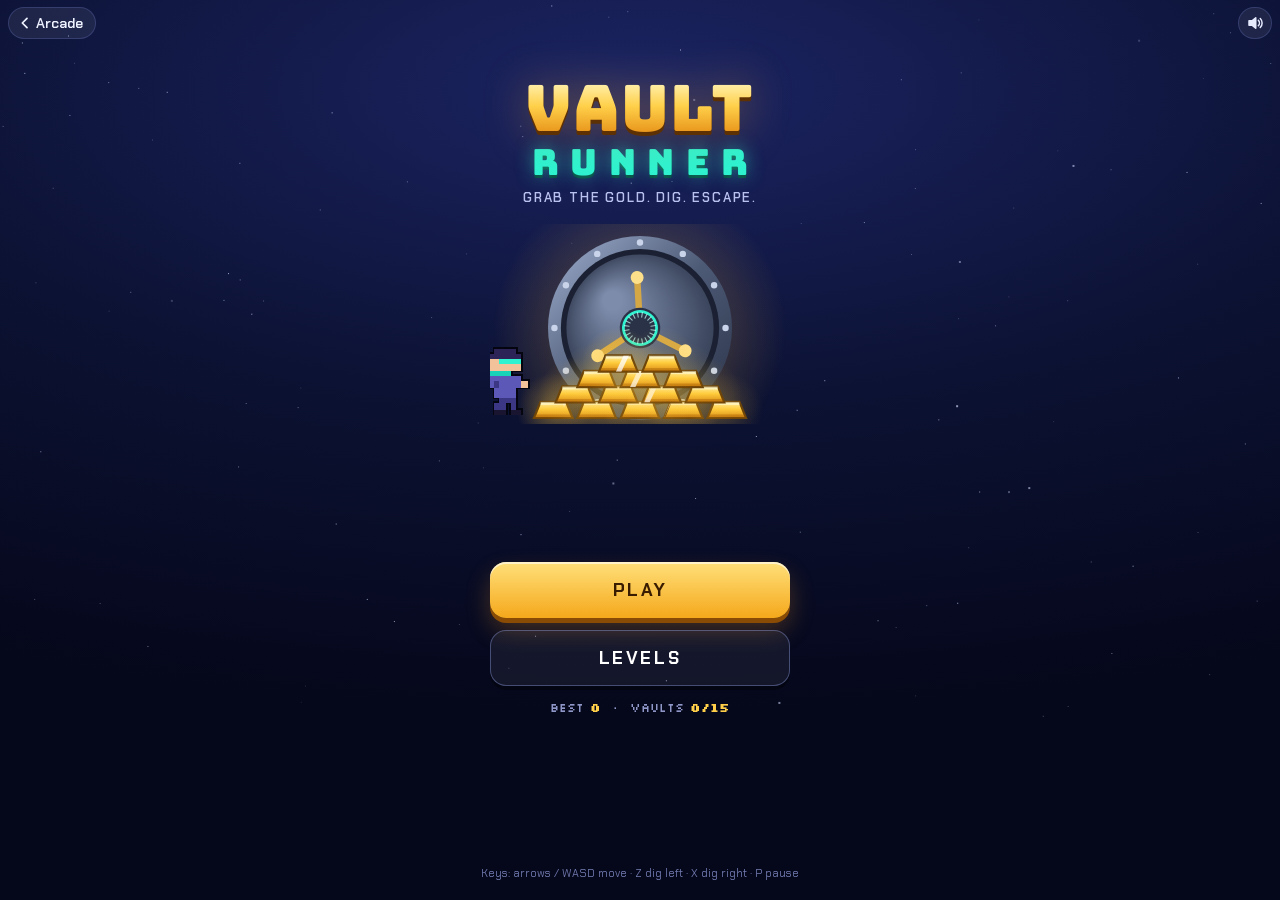
<file: vault.html>
<!doctype html>
<html lang="en">
<head>
<meta charset="utf-8">
<meta name="viewport" content="width=device-width,initial-scale=1,maximum-scale=1,user-scalable=no,viewport-fit=cover">
<meta name="theme-color" content="#0a0f28">
<meta name="apple-mobile-web-app-capable" content="yes">
<meta name="mobile-web-app-capable" content="yes">
<link rel="manifest" href="./manifest.webmanifest">
<link rel="apple-touch-icon" href="./apple-touch-icon.png">
<link rel="stylesheet" href="./fonts.css">
<title>Vault Runner</title>
<style>
:root{
  --bg:#070a1c;--ink:#eef1ff;--muted:#8f97c8;--gold:#ffcf4a;--gold2:#f59e1b;--teal:#2ef2d0;--red:#ff5a4a;
  --panel:rgba(16,22,54,.92);--line:rgba(140,160,255,.2);
  --st:env(safe-area-inset-top,0px);--sb:env(safe-area-inset-bottom,0px);--sl:env(safe-area-inset-left,0px);--sr:env(safe-area-inset-right,0px);
  --pad:clamp(168px,22vh,200px);--dig:clamp(64px,9.6vh,82px);
}
html,body{height:100%;margin:0;overflow:hidden;overscroll-behavior:none;touch-action:none;-webkit-user-select:none;user-select:none;-webkit-tap-highlight-color:transparent}
body{background:var(--bg);color:var(--ink);font-family:'Chakra Petch',system-ui,-apple-system,sans-serif;-webkit-touch-callout:none}
*{box-sizing:border-box}
button{font:inherit;color:inherit;-webkit-tap-highlight-color:transparent;touch-action:manipulation}
#app{position:fixed;inset:0;display:flex;flex-direction:column;overflow:hidden;
  background:radial-gradient(120% 60% at 50% 0%,#18205a 0%,#0c1233 45%,#070a1c 100%)}
#top{flex:none;height:calc(46px + var(--st));padding-top:var(--st);position:relative;display:flex;align-items:center;justify-content:center}
.back{position:absolute;z-index:80;left:calc(8px + var(--sl));top:calc(var(--st) + 7px);height:32px;display:flex;align-items:center;gap:3px;
  padding:0 12px 0 8px;border-radius:16px;color:var(--ink);text-decoration:none;font:600 14px/1 'Chakra Petch',system-ui,sans-serif;
  background:rgba(255,255,255,.07);border:1px solid var(--line)}
.back svg{width:16px;height:16px}
.brand{font:400 13px/1 'Bungee',Impact,sans-serif;letter-spacing:.06em;color:var(--gold);text-shadow:0 0 12px rgba(255,190,60,.35)}
.tbtns{position:absolute;z-index:80;right:calc(8px + var(--sr));top:calc(var(--st) + 7px);display:flex;gap:6px}
.ibtn{width:34px;height:32px;border-radius:16px;border:1px solid var(--line);background:rgba(255,255,255,.07);display:grid;place-items:center;padding:0;cursor:pointer}
.ibtn svg{width:18px;height:18px}
.ibtn.hide{display:none}
#hud{flex:none;display:flex;gap:6px;padding:0 calc(10px + var(--sr)) 6px calc(10px + var(--sl))}
.chip{flex:1;min-width:0;height:30px;border-radius:9px;background:rgba(10,14,40,.75);border:1px solid var(--line);display:flex;align-items:center;justify-content:center;gap:5px;
  font:400 13px/1 'Silkscreen',monospace;white-space:nowrap;overflow:hidden}
.chip b{font-weight:700;color:#fff}
.chip .k{color:var(--muted);font-size:10px}
.chip.score{flex:1.5}
.chip svg{flex:none}
#stage{flex:1;min-height:0;position:relative;display:flex;align-items:center;justify-content:center;flex-direction:column}
#frame{position:relative;border-radius:10px;padding:3px;background:linear-gradient(180deg,#3b4677,#1a2048 60%,#2b335f);box-shadow:0 10px 30px rgba(0,0,0,.55),0 0 0 1px rgba(0,0,0,.6),inset 0 1px 0 rgba(255,255,255,.18)}
#cv{display:block;border-radius:7px;background:#0a0f28}
#cap{margin-top:7px;font:400 11px/1 'Silkscreen',monospace;color:var(--muted);letter-spacing:.08em;height:12px;text-align:center}
#banner{position:absolute;left:50%;top:50%;transform:translate(-50%,-50%);text-align:center;pointer-events:none;opacity:0;transition:opacity .25s}
#banner.on{opacity:1}
#banner .n{font:400 28px/1 'Bungee',Impact,sans-serif;color:var(--gold);text-shadow:0 3px 0 #6b3a06,0 0 24px rgba(255,180,40,.5)}
#banner .t{margin-top:8px;font:700 15px/1.2 'Chakra Petch',sans-serif;letter-spacing:.12em;text-transform:uppercase;color:#fff;text-shadow:0 2px 6px #000}
#banner .h{margin-top:10px;font:600 12px/1.35 'Chakra Petch',sans-serif;color:#cfd6ff;text-shadow:0 2px 6px #000;max-width:300px}
#controls{flex:none;display:flex;align-items:center;justify-content:space-between;padding:6px calc(16px + var(--sr)) calc(12px + var(--sb)) calc(16px + var(--sl))}
#dpad{position:relative;width:var(--pad);height:var(--pad);border-radius:50%;touch-action:none;
  background:radial-gradient(circle at 50% 40%,#232b5e 0%,#151a3d 62%,#0d1130 100%);box-shadow:inset 0 2px 0 rgba(255,255,255,.08),0 8px 20px rgba(0,0,0,.5),0 0 0 1px rgba(140,160,255,.18)}
.arm{position:absolute;width:33.4%;height:33.4%;display:grid;place-items:center;border-radius:12px;background:linear-gradient(180deg,#3a4485,#262e64);
  box-shadow:inset 0 1px 0 rgba(255,255,255,.18),0 3px 0 #0b0e26;transition:transform .05s,background .05s;pointer-events:none}
.arm svg{width:46%;height:46%;fill:#cfd6ff}
.arm.u{left:33.3%;top:2%}.arm.d{left:33.3%;bottom:2%}.arm.l{top:33.3%;left:2%}.arm.r{top:33.3%;right:2%}
.arm.on{background:linear-gradient(180deg,#2ef2d0,#16a893);transform:translateY(2px);box-shadow:0 1px 0 #0b0e26,0 0 18px rgba(46,242,208,.45)}
.arm.on svg{fill:#05261f}
.hub{position:absolute;left:38%;top:38%;width:24%;height:24%;border-radius:50%;background:radial-gradient(circle at 50% 35%,#2b3470,#151a3d);box-shadow:inset 0 1px 0 rgba(255,255,255,.12);pointer-events:none}
#digs{display:flex;gap:12px;align-items:flex-start}
.dig{width:var(--dig);height:var(--dig);border-radius:50%;border:0;padding:0;display:flex;flex-direction:column;align-items:center;justify-content:center;gap:2px;touch-action:none;cursor:pointer;
  background:radial-gradient(circle at 50% 30%,#ff9a5a,#d9542a 55%,#9a3415);color:#fff;
  box-shadow:inset 0 2px 0 rgba(255,255,255,.35),0 5px 0 #5a1d0a,0 10px 18px rgba(0,0,0,.5);font:700 12px/1 'Silkscreen',monospace;letter-spacing:.04em}
.dig svg{width:44%;height:36%}
.dig.l{margin-top:26px}
.dig.on{transform:translateY(4px);box-shadow:inset 0 2px 0 rgba(255,255,255,.35),0 1px 0 #5a1d0a,0 0 22px rgba(255,140,60,.6)}
.screen{position:absolute;inset:0;z-index:40;display:none;flex-direction:column;align-items:center;
  padding:calc(54px + var(--st)) calc(18px + var(--sr)) calc(18px + var(--sb)) calc(18px + var(--sl));
  background:radial-gradient(120% 70% at 50% 10%,#1b2463 0%,#0c1233 50%,#05071a 100%);overflow:hidden}
.screen.on{display:flex}
#stars{position:absolute;inset:0;pointer-events:none;width:100%;height:100%}
.logo{position:relative;text-align:center;margin-top:min(3vh,26px)}
.logo .a{font:400 clamp(46px,15vw,64px)/.9 'Bungee',Impact,sans-serif;letter-spacing:.02em;
  background:linear-gradient(180deg,#fff3b8 0%,#ffd04a 45%,#e48a12 100%);-webkit-background-clip:text;background-clip:text;color:transparent;
  filter:drop-shadow(0 4px 0 #5e3105) drop-shadow(0 0 22px rgba(255,170,40,.35))}
.logo .b{font:400 clamp(26px,8.6vw,36px)/1 'Bungee',Impact,sans-serif;letter-spacing:.32em;margin-top:6px;color:var(--teal);text-shadow:0 0 18px rgba(46,242,208,.5),0 3px 0 #06463c;padding-left:.32em}
.tag{margin-top:10px;font:600 13px/1.3 'Chakra Petch',sans-serif;color:#b9c1ef;letter-spacing:.14em;text-transform:uppercase}
#titleArt{position:relative;width:min(300px,78vw);height:min(200px,26vh);margin:min(2.4vh,18px) 0 0}
.menu{position:relative;display:flex;flex-direction:column;gap:12px;width:min(300px,84vw);margin-top:auto;margin-bottom:auto}
.btn{height:56px;border-radius:16px;border:0;cursor:pointer;font:700 18px/1 'Chakra Petch',sans-serif;letter-spacing:.14em;text-transform:uppercase}
.btn.gold{background:linear-gradient(180deg,#ffe07a,#f5a81b);color:#3a1d00;box-shadow:inset 0 2px 0 rgba(255,255,255,.6),0 5px 0 #8a4b05,0 12px 24px rgba(255,160,30,.25)}
.btn.gold:active{transform:translateY(3px);box-shadow:inset 0 2px 0 rgba(255,255,255,.6),0 2px 0 #8a4b05}
.btn.ghost{background:rgba(255,255,255,.06);color:#fff;border:1.5px solid rgba(160,180,255,.35);box-shadow:0 4px 0 rgba(0,0,0,.35)}
.btn.ghost:active{transform:translateY(3px)}
.best{position:relative;text-align:center;font:400 12px/1.6 'Silkscreen',monospace;color:var(--muted)}
.best b{color:var(--gold);font-weight:700}
.keys{position:relative;margin-top:10px;text-align:center;font:500 11px/1.5 'Chakra Petch',sans-serif;color:#6f78ad}
.lvhead{position:relative;font:400 22px/1 'Bungee',Impact,sans-serif;color:var(--gold);margin:6px 0 14px;text-shadow:0 2px 0 #5e3105}
.grid{position:relative;display:grid;grid-template-columns:repeat(3,1fr);gap:10px;width:min(340px,100%);overflow-y:auto;padding-bottom:6px}
.lv{position:relative;height:clamp(64px,10.5vh,84px);border-radius:14px;border:1px solid rgba(160,180,255,.25);cursor:pointer;
  background:linear-gradient(180deg,#232c66,#141a42);box-shadow:inset 0 1px 0 rgba(255,255,255,.12),0 4px 0 rgba(0,0,0,.4);
  display:flex;flex-direction:column;align-items:center;justify-content:center;gap:4px;padding:4px}
.lv .num{font:400 24px/1 'Bungee',Impact,sans-serif;color:#fff}
.lv .nm{font:600 10px/1.1 'Chakra Petch',sans-serif;color:#aab3e6;letter-spacing:.06em;text-transform:uppercase;text-align:center}
.lv.cur{border-color:var(--gold);box-shadow:0 0 0 1px var(--gold),0 0 18px rgba(255,190,60,.3),0 4px 0 rgba(0,0,0,.4)}
.lv.lock{opacity:.42;cursor:default}
.lv.lock .num{color:#7a83b8}
.lv:not(.lock):active{transform:translateY(3px)}
.lvback{position:relative;margin-top:14px;width:min(300px,84vw);flex:none}
#ov{position:absolute;inset:0;z-index:60;display:none;align-items:center;justify-content:center;background:rgba(3,5,16,.62);padding:20px;
  -webkit-backdrop-filter:blur(3px);backdrop-filter:blur(3px)}
#ov.on{display:flex}
.card{width:min(320px,100%);border-radius:20px;padding:22px 20px 20px;text-align:center;
  background:linear-gradient(180deg,#1d2560,#10153c);border:1px solid rgba(160,180,255,.28);box-shadow:0 20px 50px rgba(0,0,0,.6),inset 0 1px 0 rgba(255,255,255,.12)}
.card h2{margin:0;font:400 26px/1.05 'Bungee',Impact,sans-serif;color:var(--gold);text-shadow:0 3px 0 #5e3105}
.card h2.bad{color:var(--red);text-shadow:0 3px 0 #4a0f0a}
.card h2.teal{color:var(--teal);text-shadow:0 3px 0 #06463c}
.card p{margin:10px 0 0;font:600 14px/1.4 'Chakra Petch',sans-serif;color:#c3cbf5}
.card .stats{margin:14px 0 4px;display:flex;justify-content:center;gap:18px;font:400 11px/1.4 'Silkscreen',monospace;color:var(--muted)}
.card .stats b{display:block;font-size:18px;color:#fff}
.card .acts{display:flex;flex-direction:column;gap:10px;margin-top:16px}
.card .btn{height:50px;font-size:16px}
@media (max-height:700px){
  #titleArt{height:min(150px,22vh)}
  .logo{margin-top:4px}
}
</style>
</head>
<body>
<div id="app">
  <a class="back" href="./" aria-label="Back to Arcade"><svg viewBox="0 0 24 24" fill="none" stroke="currentColor" stroke-width="2.6" stroke-linecap="round" stroke-linejoin="round"><path d="M15 5l-7 7 7 7"/></svg>Arcade</a>
  <div class="tbtns">
    <button class="ibtn" id="sndBtn" aria-label="Sound on/off"></button>
    <button class="ibtn hide" id="pauseBtn" aria-label="Pause"><svg viewBox="0 0 24 24" fill="#e6eaff"><rect x="6" y="5" width="4" height="14" rx="1"/><rect x="14" y="5" width="4" height="14" rx="1"/></svg></button>
  </div>
  <header id="top"><div class="brand">VAULT RUNNER</div></header>
  <div id="hud">
    <div class="chip"><span class="k">LV</span><b id="hLv">01</b></div>
    <div class="chip score"><span class="k">PTS</span><b id="hSc">0</b></div>
    <div class="chip"><svg width="14" height="14" viewBox="0 0 14 14"><path d="M7 12.5S1.5 9 1.5 5.2A2.9 2.9 0 0 1 7 3.6a2.9 2.9 0 0 1 5.5 1.6C12.5 9 7 12.5 7 12.5z" fill="#ff5a6e"/></svg><b id="hLi">5</b></div>
    <div class="chip"><svg width="18" height="12" viewBox="0 0 18 12"><path d="M1 11h16l-3.2-8H4.2z" fill="#f7c33c" stroke="#7a4f0c" stroke-width="1.2" stroke-linejoin="round"/><path d="M5 4.4h8" stroke="#fff3b0" stroke-width="1.3"/></svg><b id="hGo">0</b></div>
  </div>
  <main id="stage">
    <div id="frame"><canvas id="cv"></canvas></div>
    <div id="cap"></div>
    <div id="banner"><div class="n" id="bnN"></div><div class="t" id="bnT"></div><div class="h" id="bnH"></div></div>
  </main>
  <section id="controls">
    <div id="dpad" aria-label="Direction pad">
      <div class="hub"></div>
      <div class="arm u" data-d="U"><svg viewBox="0 0 24 24"><path d="M12 5l8 11H4z"/></svg></div>
      <div class="arm d" data-d="D"><svg viewBox="0 0 24 24"><path d="M12 19L4 8h16z"/></svg></div>
      <div class="arm l" data-d="L"><svg viewBox="0 0 24 24"><path d="M5 12l11-8v16z"/></svg></div>
      <div class="arm r" data-d="R"><svg viewBox="0 0 24 24"><path d="M19 12L8 20V4z"/></svg></div>
    </div>
    <div id="digs">
      <button class="dig l" id="digL" aria-label="Dig left"><svg viewBox="0 0 30 22"><rect x="1" y="12" width="13" height="9" rx="1.5" fill="#ffd3b0" opacity=".9"/><path d="M27 2L12 13" stroke="#fff" stroke-width="3.2" stroke-linecap="round"/><path d="M11 7v7h7" fill="none" stroke="#fff" stroke-width="3.2" stroke-linecap="round" stroke-linejoin="round"/></svg>DIG</button>
      <button class="dig r" id="digR" aria-label="Dig right"><svg viewBox="0 0 30 22"><rect x="16" y="12" width="13" height="9" rx="1.5" fill="#ffd3b0" opacity=".9"/><path d="M3 2l15 11" stroke="#fff" stroke-width="3.2" stroke-linecap="round"/><path d="M19 7v7h-7" fill="none" stroke="#fff" stroke-width="3.2" stroke-linecap="round" stroke-linejoin="round"/></svg>DIG</button>
    </div>
  </section>

  <div class="screen on" id="scTitle">
    <canvas id="stars"></canvas>
    <div class="logo"><div class="a">VAULT</div><div class="b">RUNNER</div><div class="tag">Grab the gold. Dig. Escape.</div></div>
    <canvas id="titleArt"></canvas>
    <div class="menu">
      <button class="btn gold" id="bPlay">Play</button>
      <button class="btn ghost" id="bLevels">Levels</button>
      <div class="best" id="bestLine"></div>
    </div>
    <div class="keys">Keys: arrows / WASD move · Z dig left · X dig right · P pause</div>
  </div>

  <div class="screen" id="scLevels">
    <div class="lvhead">Pick a Vault</div>
    <div class="grid" id="lvGrid"></div>
    <button class="btn ghost lvback" id="bLvBack">Back</button>
  </div>

  <div id="ov"><div class="card" id="card"></div></div>
</div>

<script>
'use strict';
/* ===================== CONFIG ===================== */
const COLS = 16, ROWS = 14;
const T_EMPTY = 0, T_BRICK = 1, T_STONE = 2, T_LADDER = 3, T_BAR = 4, T_HIDDEN = 5;
const WALK = 0.17, BAR_T = 0.2, CLIMB = 0.19, FALL = 0.11;
const DIG_T = 0.32, OPEN_T = 5.0, FILL_T = 0.6, TRAP_T = 3.3;
const STORE_KEY = 'vaultRunner.v1';

/*LEVELS*/
const LEVELS = [
{ n: 'Night Shift', h: 'Hold the pad to run and climb. Grab every gold bar, then climb out the top.', m: [
'............S...',
'............S...',
'..$.........S.$.',
'###H########H###',
'...H........H...',
'.$.H...$....H.G.',
'#######H####H###',
'.......H....H...',
'..$....H----H.$.',
'####H###....####',
'....H...........',
'....H...........',
'.$..H..$..P.....',
'@@@@@@@@@@@@@@@@']},
{ n: 'Dig In', h: 'Bricks can be blasted. Stand beside a gap and tap DIG to drop through the floor.', m: [
'..............S.',
'..............S.',
'..............S.',
'...P.....$....S.',
'##############H#',
'@..$..@..$..@.H.',
'@#####@#####@.H.',
'..............H.',
'.$............H.',
'####H#########H#',
'....H...........',
'....H...........',
'.G..H......$....',
'@@@@@@@@@@@@@@@@']},
{ n: 'Corridor', h: 'Dig a hole in a guard\'s path to trap him, then run across his head.', m: [
'...............S',
'...............S',
'.$....$....$...S',
'###############H',
'...............H',
'..$.....G......H',
'@@@@##@@@@##@@@H',
'...............H',
'.G....$........H',
'###############H',
'...............H',
'...............H',
'..$.....P......H',
'@@@@@@@@@@@@@@@@']},
{ n: 'Rope Walk', h: 'Swing along ropes. Press down to let go.', m: [
'S...............',
'S...............',
'S..$...--..$....',
'H######..#######',
'H.....----......',
'H..G..H..H...$..',
'H#####H..H######',
'H.....H..H......',
'H.$...H--H...G..',
'H#####H..H######',
'H.....H..H......',
'H..$..H..H..$...',
'H...P.H..H......',
'@@@@@@@@@@@@@@@@']},
{ n: 'Stone Halls', h: 'Steel will not dig. Find the brick to break in.', m: [
'.......S........',
'.......S........',
'.$.....S......$.',
'#######H########',
'......@H@.......',
'..$...@H@...G.$.',
'@@@##@@H@@##@@@@',
'.......H........',
'.G.....H.....$..',
'@##@@@@H@@@@##@@',
'.......H........',
'.$.....H........',
'......PH.$......',
'@@@@@@@@@@@@@@@@']},
{ n: 'Rope Bridge', h: '', m: [
'...S............',
'...S............',
'...S..$...$...$.',
'...H@@@@@@@@@@@@',
'...H............',
'...H------------',
'...H............',
'.$.H....$.....G.',
'###H@@@@##@@@@##',
'...H............',
'..$H......$..G..',
'###H#######H####',
'...H...P...H..$.',
'@@@@@@@@@@@@@@@@']},
{ n: 'Lockbox', h: 'Some gold is sealed in steel boxes. Break the lid, then dig your way out the bottom.', m: [
'...............S',
'...............S',
'...............S',
'.P...........$.H',
'@@#@@@@@#@@@@@@H',
'@.$.@@@.$.@....H',
'@#@#@@@#@#@....H',
'...............H',
'.$.....G....$..H',
'####H#####H####H',
'....H.....H....H',
'....H.....H....H',
'.$..H..$..H..G.H',
'@@@@@@@@@@@@@@@@']},
{ n: 'Clockwork', h: '', m: [
'........S.......',
'........S.......',
'.$......S.....$.',
'###H####H####H##',
'...H....H....H..',
'...H.G..H..G.H..',
'##@H@@#####@@H@#',
'...H---------H..',
'.$.H.........H$.',
'#####H###H######',
'.....H...H......',
'.$...H.$.H..$...',
'.....H.P.H......',
'@@@@@@@@@@@@@@@@']},
{ n: 'Undercroft', h: 'Gold hangs in sealed shafts. Blast the lid and fall through.', m: [
'S...............',
'S...............',
'S...$......$....',
'H######H########',
'H......H........',
'H.G....H......G.',
'H@@#@@@@@@@#@@@@',
'H@@$@@@@@@@$@@@@',
'H@@.@@@@@@@.@@@@',
'H...............',
'H..$.....G...$..',
'H###H#####H#####',
'H.P.H.....H..$..',
'@@@@@@@@@@@@@@@@']},
{ n: 'High Wire', h: '', m: [
'S...............',
'S...............',
'S...............',
'H--------------.',
'H..$...$...$....',
'H...............',
'H.@@@.@@@.@@@...',
'H...............',
'H.$....$....$.G.',
'H###H######H####',
'H...H......H....',
'H...H......H....',
'H.P.H....G.H..$.',
'@@@@@@@@@@@@@@@@']},
{ n: 'Catacombs', h: '', m: [
'........S.......',
'........S.......',
'.$......S.....$.',
'#####H##H##H####',
'.....H..H..H....',
'.G...H..H..H..G.',
'##@@@@##H##@@@@#',
'........H.......',
'.$..$...H...$..$',
'@@@#@@@@H@@@@#@@',
'........H.......',
'........H.......',
'.$....G.H....$P.',
'@@@@@@@@@@@@@@@@']},
{ n: 'Sinkholes', h: 'Guards are waiting in the sealed rooms below. Trap them on the way down.', m: [
'.......S........',
'.......S........',
'.......S........',
'..$....H....$...',
'###@###H###@####',
'.$..$.@H@.$..$..',
'######@H@#######',
'..G...@H@...G...',
'@@##@@@H@@@##@@@',
'.......H........',
'.$.....H...G.$..',
'#######H########',
'...P...H....$...',
'@@@@@@@@@@@@@@@@']},
{ n: 'Pendulum', h: '', m: [
'S...............',
'S...............',
'S.....$...$.....',
'H@@@@@@@@@@@@@@H',
'H......G.......H',
'H--------------H',
'H.$..$....$..$.H',
'H.@@@@....@@@@.H',
'H..G.........G.H',
'H#######H######H',
'H.......H......H',
'H.......H......H',
'H.$..P..H....$.H',
'@@@@@@@@@@@@@@@@']},
{ n: 'Grand Heist', h: '', m: [
'S..............S',
'S..............S',
'S.$...G..G...$.S',
'H######HH######H',
'H......HH......H',
'H-----.HH.-----H',
'H..$...HH...$..H',
'H#####@HH@#####H',
'H......HH......H',
'H.$..G.HH.G..$.H',
'H###@@#HH#@@###H',
'H.....$HH$.....H',
'H.P............H',
'@@@@@@@@@@@@@@@@']},
{ n: 'Midnight Vault', h: 'The last vault. Everything you have learned, all at once.', m: [
'.......S........',
'.......S........',
'.$.....S......$.',
'##@##@#H#@##@##@',
'.......H........',
'.G..$..H..$..G..',
'#@###@#H#@###@##',
'.......H........',
'.$.....H......$.',
'#@#@#@#H#@#@#@#@',
'.......H........',
'..G....H....G...',
'@###@@#H#@@###@@',
'.$...P.H.....$..']}
];
/*END*/

/* ===================== STORAGE ===================== */
const store = { d: { unlocked: 1, best: 0, sound: 1 } };
try { const r = localStorage.getItem(STORE_KEY); if (r) { const o = JSON.parse(r); if (o && typeof o === 'object') Object.assign(store.d, o); } } catch (e) {}
store.d.unlocked = Math.max(1, Math.min(LEVELS.length, store.d.unlocked | 0));
store.save = function () { try { localStorage.setItem(STORE_KEY, JSON.stringify(store.d)); } catch (e) {} };

/* ===================== AUDIO ===================== */
const AU = {
  ctx: null, master: null, nbuf: null,
  init() {
    if (this.ctx) { if (this.ctx.state === 'suspended') this.ctx.resume().catch(() => {}); return; }
    try {
      const C = window.AudioContext || window.webkitAudioContext; if (!C) return;
      this.ctx = new C(); this.master = this.ctx.createGain(); this.master.gain.value = 0.55; this.master.connect(this.ctx.destination);
      const len = this.ctx.sampleRate * 0.6; this.nbuf = this.ctx.createBuffer(1, len, this.ctx.sampleRate);
      const d = this.nbuf.getChannelData(0); for (let i = 0; i < len; i++) d[i] = Math.random() * 2 - 1;
    } catch (e) { this.ctx = null; }
  },
  ok() { return this.ctx && store.d.sound && this.ctx.state === 'running'; },
  tone(f, dur, type, vol, f2, delay) {
    if (!this.ok()) return; const c = this.ctx, t = c.currentTime + (delay || 0);
    const o = c.createOscillator(), g = c.createGain(); o.type = type || 'square'; o.frequency.setValueAtTime(f, t);
    if (f2) o.frequency.exponentialRampToValueAtTime(f2, t + dur);
    g.gain.setValueAtTime(0.0001, t); g.gain.exponentialRampToValueAtTime(vol || 0.1, t + 0.008); g.gain.exponentialRampToValueAtTime(0.0001, t + dur);
    o.connect(g); g.connect(this.master); o.start(t); o.stop(t + dur + 0.02);
  },
  noise(dur, vol, freq, delay, q) {
    if (!this.ok()) return; const c = this.ctx, t = c.currentTime + (delay || 0);
    const s = c.createBufferSource(); s.buffer = this.nbuf; const f = c.createBiquadFilter(); f.type = 'bandpass'; f.frequency.value = freq || 1200; f.Q.value = q || 0.8;
    const g = c.createGain(); g.gain.setValueAtTime(vol || 0.2, t); g.gain.exponentialRampToValueAtTime(0.0001, t + dur);
    s.connect(f); f.connect(g); g.connect(this.master); s.start(t); s.stop(t + dur + 0.02);
  }
};
const SFX = {
  gold() { AU.tone(988, 0.07, 'square', 0.07); AU.tone(1319, 0.08, 'square', 0.07, 0, 0.06); AU.tone(1976, 0.16, 'triangle', 0.09, 0, 0.12); },
  dig() { AU.noise(0.28, 0.3, 900, 0, 0.6); AU.tone(180, 0.22, 'sawtooth', 0.05, 70); },
  trap() { AU.tone(330, 0.12, 'square', 0.08, 160); AU.tone(160, 0.2, 'triangle', 0.12, 90, 0.08); },
  crush() { AU.noise(0.3, 0.35, 300, 0, 0.7); AU.tone(110, 0.3, 'square', 0.08, 50); },
  die() { AU.tone(700, 0.9, 'sawtooth', 0.08, 70); AU.noise(0.5, 0.2, 500, 0.05); },
  reveal() { [523, 659, 784, 1047, 1319].forEach((f, i) => AU.tone(f, 0.22, 'triangle', 0.09, 0, i * 0.07)); },
  clear() { [523, 659, 784, 659, 784, 1047].forEach((f, i) => AU.tone(f, i === 5 ? 0.5 : 0.14, 'square', 0.07, 0, i * 0.1)); AU.tone(262, 0.7, 'triangle', 0.1, 0, 0.5); },
  click() { AU.tone(600, 0.04, 'square', 0.04); },
  land() { AU.noise(0.06, 0.08, 400); },
  over() { [392, 330, 262, 196].forEach((f, i) => AU.tone(f, 0.3, 'triangle', 0.1, 0, i * 0.22)); }
};

/* ===================== STATE ===================== */
const S = {
  mode: 'title', level: 0, lives: 5, score: 0, grid: new Uint8Array(COLS * ROWS),
  gold: [], guards: [], player: null, holes: new Map(), hidden: [], exitOpen: false,
  time: 0, introT: 0, deathT: 0, revealT: 0, particles: [], floaters: [], dirty: true, shake: 0,
  digReq: 0, digReqT: 0, prevMode: null, goldTotal: 0
};
const idx = (x, y) => y * COLS + x;
function raw(x, y) { if (x < 0 || x >= COLS || y >= ROWS) return T_STONE; if (y < 0) return T_EMPTY; return S.grid[idx(x, y)]; }
function holeAt(x, y) { if (x < 0 || x >= COLS || y < 0 || y >= ROWS) return null; return S.holes.get(idx(x, y)) || null; }
function solid(x, y) { const t = raw(x, y); if (t === T_STONE) return true; if (t === T_BRICK) { const h = holeAt(x, y); return !h || h.state === 'dig'; } return false; }
function ladder(x, y) { const t = raw(x, y); return t === T_LADDER || (t === T_HIDDEN && S.exitOpen); }
function bar(x, y) { return raw(x, y) === T_BAR; }
function trappedAt(x, y) { for (const g of S.guards) if (g.state === 'trapped' && g.x === x && g.y === y) return g; return null; }
function goldAt(x, y) { for (const g of S.gold) if (g.x === x && g.y === y) return g; return null; }
function rx(e) { return e.x + (e.tx - e.x) * e.p; }
function ry(e) { return e.y + (e.ty - e.y) * e.p; }
function supported(x, y, isGuard, self) {
  if (ladder(x, y) || bar(x, y)) return true;
  if (solid(x, y + 1) || ladder(x, y + 1)) return true;
  if (trappedAt(x, y + 1)) return true;
  if (isGuard) for (const g of S.guards) if (g !== self && g.state === 'live' && !g.moving && g.x === x && g.y === y + 1) return true;
  return false;
}
function mkEnt(x, y) { return { x, y, tx: x, ty: y, p: 0, moving: false, dur: 1, mode: 'stand', face: 1, anim: 0 }; }
function goldLeft() { let n = S.gold.length; for (const g of S.guards) if (g.carry) n++; return n; }

function loadLevel(i) {
  const L = LEVELS[i]; S.level = i; S.grid = new Uint8Array(COLS * ROWS); S.gold = []; S.guards = []; S.holes = new Map(); S.hidden = [];
  S.exitOpen = false; S.particles = []; S.floaters = []; S.revealT = 0; S.shake = 0; S.digReq = 0; S.digReqT = 0;
  let px = 0, py = 0;
  for (let y = 0; y < ROWS; y++) for (let x = 0; x < COLS; x++) {
    const ch = L.m[y][x]; let t = T_EMPTY;
    if (ch === '#') t = T_BRICK; else if (ch === '@') t = T_STONE; else if (ch === 'H') t = T_LADDER; else if (ch === '-') t = T_BAR;
    else if (ch === 'S') { t = T_HIDDEN; S.hidden.push([x, y]); }
    else if (ch === '$') S.gold.push({ x, y, ox: x, oy: y, seed: Math.random() * 3 });
    else if (ch === 'P') { px = x; py = y; }
    else if (ch === 'G') { const g = mkEnt(x, y); Object.assign(g, { state: 'live', sx: x, sy: y, carry: null, dropIn: 0, wait: 0.4 + S.guards.length * 0.25, blockT: 0, trapT: 0, deadT: 0, spawnFx: 0, escape: false }); S.guards.push(g); }
    S.grid[idx(x, y)] = t;
  }
  S.goldTotal = S.gold.length;
  S.player = mkEnt(px, py); S.player.digT = 0; S.player.dead = false;
  S.gspd = Math.max(1.22, 1.6 - i * 0.026);
  S.dirty = true; S.mode = 'intro'; S.introT = 2.2;
  showBanner(true); updateHud(true);
  document.getElementById('cap').textContent = 'VAULT ' + String(i + 1).padStart(2, '0') + ' · ' + L.n.toUpperCase();
}

/* ===================== MOVEMENT ===================== */
function startMove(e, tx, ty, dur, mode) {
  e.tx = tx; e.ty = ty; e.p = 0; e.dur = dur; e.moving = true; e.mode = mode;
  if (tx !== e.x) e.face = tx > e.x ? 1 : -1;
}
function advance(e, dt, decide, arrive) {
  let budget = dt, n = 0;
  while (budget > 0 && n++ < 4) {
    if (e.moving) {
      const need = (1 - e.p) * e.dur;
      if (budget < need) { e.p += budget / e.dur; budget = 0; break; }
      budget -= need; e.x = e.tx; e.y = e.ty; e.p = 0; e.moving = false;
      arrive(e); if (S.mode !== 'play') return;
    }
    decide(e); if (!e.moving) break;
  }
}

/* ---------- input ---------- */
const keyDirs = [];
let padDir = null, digHeld = 0;
function inputDir() { if (padDir) return padDir; return keyDirs.length ? keyDirs[keyDirs.length - 1] : null; }

/* ---------- player ---------- */
function playerDecide(pl) {
  const x = pl.x, y = pl.y;
  if (!supported(x, y, false)) { startMove(pl, x, y + 1, FALL, 'fall'); return; }
  if (pl.mode === 'fall') SFX.land();
  if (S.digReqT > 0 && S.digReq) { if (tryDig(S.digReq)) { S.digReq = 0; S.digReqT = 0; return; } }
  const d = inputDir();
  const idleMode = () => bar(x, y) ? 'hang' : (ladder(x, y) && !solid(x, y + 1) ? 'climbIdle' : 'stand');
  if (!d) { pl.mode = idleMode(); return; }
  if (d === 'L' || d === 'R') {
    const nx = x + (d === 'L' ? -1 : 1);
    if (!solid(nx, y) && !trappedAt(nx, y)) { startMove(pl, nx, y, bar(nx, y) ? BAR_T : WALK, bar(nx, y) ? 'bar' : 'run'); return; }
    pl.face = d === 'L' ? -1 : 1; pl.mode = idleMode(); return;
  }
  if (d === 'U') {
    if (ladder(x, y) && !solid(x, y - 1) && !trappedAt(x, y - 1) && (y > 0 || S.exitOpen)) { startMove(pl, x, y - 1, CLIMB, 'climb'); return; }
    pl.mode = idleMode(); return;
  }
  if (d === 'D') {
    if (y + 1 < ROWS && !solid(x, y + 1) && !trappedAt(x, y + 1)) {
      if (ladder(x, y + 1) || ladder(x, y)) { startMove(pl, x, y + 1, CLIMB, 'climb'); return; }
      if (bar(x, y)) { startMove(pl, x, y + 1, FALL, 'fall'); return; }
    }
    pl.mode = idleMode();
  }
}
function playerArrive(pl) {
  if (pl.y < 0) { levelComplete(); return; }
  const g = goldAt(pl.x, pl.y);
  if (g) {
    S.gold.splice(S.gold.indexOf(g), 1); addScore(250); SFX.gold();
    burst(pl.x + 0.5, pl.y + 0.7, ['#ffe58a', '#ffcf4a', '#fff'], 14, 3.2);
    floater(pl.x + 0.5, pl.y, '+250', '#ffe58a');
    checkExit();
  }
}
function reverseIfNeeded(pl) {
  if (!pl.moving || pl.mode === 'fall') return;
  const d = inputDir(); if (!d) return;
  const dx = pl.tx - pl.x, dy = pl.ty - pl.y;
  const opp = (dx < 0 && d === 'R') || (dx > 0 && d === 'L') || (dy < 0 && d === 'D') || (dy > 0 && d === 'U');
  if (!opp) return;
  if (dy > 0 && !ladder(pl.x, pl.y) && !ladder(pl.x, pl.y + 1)) return;
  const ox = pl.x, oy = pl.y; pl.x = pl.tx; pl.y = pl.ty; pl.tx = ox; pl.ty = oy; pl.p = 1 - pl.p;
  if (dx) pl.face = -pl.face;
}
function tryDig(d) {
  const pl = S.player; if (pl.moving || pl.digT > 0) return false;
  const x = pl.x, y = pl.y;
  if (y < 0 || !supported(x, y, false)) return false;
  if (bar(x, y) && !solid(x, y + 1) && !ladder(x, y + 1) && !trappedAt(x, y + 1)) return false;
  const hx = x + d, hy = y + 1;
  pl.face = d;
  if (hx < 0 || hx >= COLS || hy >= ROWS) return false;
  if (raw(hx, hy) !== T_BRICK || holeAt(hx, hy)) return false;
  const a = raw(hx, y); if (!(a === T_EMPTY || (a === T_HIDDEN && !S.exitOpen))) return false;
  if (goldAt(hx, y)) return false;
  for (const g of S.guards) if (g.state !== 'dead' && Math.abs(rx(g) - hx) < 0.75 && Math.abs(ry(g) - y) < 0.75) return false;
  S.holes.set(idx(hx, hy), { x: hx, y: hy, state: 'dig', t: DIG_T });
  pl.digT = DIG_T; pl.mode = 'dig'; S.dirty = true; SFX.dig();
  return true;
}

/* ---------- guards ---------- */
const bfsPrev = new Int16Array(COLS * ROWS), bfsDist = new Int16Array(COLS * ROWS), bfsQ = new Int16Array(COLS * ROWS * 2);
const nb = [];
function passG(x, y) { return x >= 0 && x < COLS && y >= 0 && y < ROWS && !solid(x, y) && !trappedAt(x, y); }
function gNeighbors(x, y, out) {
  out.length = 0;
  if (!supported(x, y, true, null)) { if (passG(x, y + 1)) out.push(x, y + 1); return; }
  if (passG(x - 1, y)) out.push(x - 1, y);
  if (passG(x + 1, y)) out.push(x + 1, y);
  if (ladder(x, y) && passG(x, y - 1)) out.push(x, y - 1);
  if (passG(x, y + 1) && (ladder(x, y + 1) || ladder(x, y) || bar(x, y))) out.push(x, y + 1);
}
function guardOcc(x, y, self) {
  for (const g of S.guards) { if (g === self || g.state === 'dead') continue; if ((g.x === x && g.y === y) || (g.moving && g.tx === x && g.ty === y)) return true; }
  return false;
}
function guardPath(g) {
  const pl = S.player;
  const px = Math.max(0, Math.min(COLS - 1, Math.round(rx(pl)))), py = Math.max(0, Math.min(ROWS - 1, Math.round(ry(pl))));
  const start = idx(g.x, g.y), tgt = idx(px, py);
  bfsDist.fill(-1); bfsDist[start] = 0; bfsPrev[start] = -1;
  let qh = 0, qt = 0; bfsQ[qt++] = start;
  let best = start, bestSc = Math.abs(g.y - py) * 3 + Math.abs(g.x - px);
  while (qh < qt) {
    const c = bfsQ[qh++]; if (c === tgt) { best = c; break; }
    const cx = c % COLS, cy = (c / COLS) | 0;
    const sc = Math.abs(cy - py) * 3 + Math.abs(cx - px);
    if (sc < bestSc) { bestSc = sc; best = c; }
    gNeighbors(cx, cy, nb);
    for (let i = 0; i < nb.length; i += 2) { const n = idx(nb[i], nb[i + 1]); if (bfsDist[n] < 0) { bfsDist[n] = bfsDist[c] + 1; bfsPrev[n] = c; bfsQ[qt++] = n; } }
  }
  if (best === start) return null;
  let c = best; while (bfsPrev[c] !== start) c = bfsPrev[c];
  return { x: c % COLS, y: (c / COLS) | 0 };
}
function guardMove(g, nx, ny) {
  const k = S.gspd; let dur = WALK * k, mode = 'run';
  if (ny < g.y) { dur = CLIMB * k; mode = 'climb'; }
  else if (ny > g.y) { if (ladder(g.x, g.y) || ladder(nx, ny)) { dur = CLIMB * k; mode = 'climb'; } else { dur = FALL * 1.15; mode = 'fall'; } }
  else if (bar(nx, ny)) { dur = BAR_T * k; mode = 'bar'; }
  startMove(g, nx, ny, dur, mode);
}
function guardDecide(g) {
  if (g.state !== 'live' || g.wait > 0 || g.spawnFx > 0) return;
  const x = g.x, y = g.y;
  if (g.escape) {
    g.escape = false;
    const pref = rx(S.player) >= x ? 1 : -1;
    for (const d of [pref, -pref]) {
      const nx = x + d;
      if (passG(nx, y) && !guardOcc(nx, y, g)) { guardMove(g, nx, y); return; }
    }
  }
  if (!supported(x, y, true, g)) {
    if (passG(x, y + 1) && !guardOcc(x, y + 1, g)) startMove(g, x, y + 1, FALL * 1.15, 'fall'); else g.wait = 0.08;
    return;
  }
  const st = guardPath(g);
  if (!st) { g.mode = bar(x, y) ? 'hang' : 'stand'; g.wait = 0.2; return; }
  if (guardOcc(st.x, st.y, g)) {
    g.blockT += 0.15; g.wait = 0.15; g.mode = bar(x, y) ? 'hang' : 'stand';
    if (g.blockT > 0.9) {
      gNeighbors(x, y, nb); const opts = [];
      for (let i = 0; i < nb.length; i += 2) if (!guardOcc(nb[i], nb[i + 1], g)) opts.push([nb[i], nb[i + 1]]);
      if (opts.length) { const o = opts[(Math.random() * opts.length) | 0]; g.blockT = 0; g.wait = 0; guardMove(g, o[0], o[1]); }
    }
    return;
  }
  g.blockT = 0; guardMove(g, st.x, st.y);
}
function guardArrive(g) {
  const h = holeAt(g.x, g.y);
  if (h && h.state !== 'dig') {
    g.state = 'trapped'; g.trapT = TRAP_T; g.mode = 'trapped'; addScore(75); SFX.trap();
    floater(g.x + 0.5, g.y - 0.2, '+75', '#2ef2d0');
    if (g.carry && raw(g.x, g.y - 1) === T_EMPTY && !goldAt(g.x, g.y - 1)) { const gd = g.carry; gd.x = g.x; gd.y = g.y - 1; S.gold.push(gd); g.carry = null; }
    return;
  }
  const gd = goldAt(g.x, g.y);
  if (gd && !g.carry && Math.random() < 0.55) { S.gold.splice(S.gold.indexOf(gd), 1); g.carry = gd; g.dropIn = 5 + ((Math.random() * 12) | 0); return; }
  if (g.carry) {
    g.dropIn--;
    if (g.dropIn <= 0 && raw(g.x, g.y) === T_EMPTY && !goldAt(g.x, g.y) && !holeAt(g.x, g.y + 1) && (raw(g.x, g.y + 1) === T_BRICK || raw(g.x, g.y + 1) === T_STONE)) {
      const d = g.carry; d.x = g.x; d.y = g.y; S.gold.push(d); g.carry = null;
    }
  }
}
function killGuard(g) {
  g.state = 'dead'; g.deadT = 1.8; g.moving = false; g.p = 0;
  if (g.carry) { const d = g.carry; d.x = d.ox; d.y = d.oy; S.gold.push(d); g.carry = null; }
  burst(g.x + 0.5, g.y + 0.5, ['#ff7a50', '#ffd0a0', '#ffffff'], 18, 3);
  SFX.crush(); S.shake = 0.25;
}
function respawnGuard(g) {
  const pl = S.player, px = rx(pl), py = ry(pl);
  const ok = (x, y) => x >= 0 && x < COLS && y >= 0 && y < ROWS && !solid(x, y) && raw(x, y) !== T_HIDDEN && !guardOcc(x, y, g) && Math.abs(px - x) + Math.abs(py - y) > 4;
  let sx = -1, sy = -1;
  if (ok(g.sx, g.sy)) { sx = g.sx; sy = g.sy; }
  else {
    for (let y = 0; y < ROWS && sx < 0; y++) { const off = (Math.random() * COLS) | 0; for (let i = 0; i < COLS; i++) { const x = (i + off) % COLS; if (ok(x, y)) { sx = x; sy = y; break; } } }
  }
  if (sx < 0) { g.deadT = 0.5; return; }
  Object.assign(g, { x: sx, y: sy, tx: sx, ty: sy, p: 0, moving: false, state: 'live', spawnFx: 0.7, wait: 0, mode: 'stand', escape: false, blockT: 0 });
}

/* ---------- holes ---------- */
function updateHoles(dt) {
  for (const [k, h] of S.holes) {
    h.t -= dt;
    if (h.state === 'dig') {
      if (Math.random() < 0.6) spark(h.x + 0.5, h.y + 0.2);
      let blocked = false;
      for (const g of S.guards) if (g.state !== 'dead' && Math.abs(rx(g) - h.x) < 0.6 && Math.abs(ry(g) - (h.y - 1)) < 0.6) blocked = true;
      if (blocked) { S.holes.delete(k); S.dirty = true; continue; }
      if (h.t <= 0) { h.state = 'open'; h.t = OPEN_T; burst(h.x + 0.5, h.y + 0.3, ['#c4623a', '#7c2f17', '#ffb070'], 10, 2.4); }
    } else if (h.state === 'open') {
      if (h.t <= 0) { h.state = 'fill'; h.t = FILL_T; }
    } else if (h.state === 'fill') {
      if (h.t <= 0) {
        S.holes.delete(k); S.dirty = true;
        for (const g of S.guards) if (g.state !== 'dead' && Math.round(rx(g)) === h.x && Math.round(ry(g)) === h.y) killGuard(g);
        const pl = S.player;
        if (!pl.dead && Math.round(rx(pl)) === h.x && Math.round(ry(pl)) === h.y) killPlayer();
      }
    }
  }
}
function checkExit() {
  if (S.exitOpen || goldLeft() > 0) return;
  S.exitOpen = true; S.revealT = 1.2; S.dirty = true; SFX.reveal();
  for (const [x, y] of S.hidden) burst(x + 0.5, y + 0.5, ['#2ef2d0', '#bffff3', '#ffe58a'], 6, 2);
  floater(COLS / 2, 1.2, 'ESCAPE OPEN', '#2ef2d0', 2.2);
}

/* ---------- game flow ---------- */
function addScore(n) { S.score += n; if (S.score > store.d.best) { store.d.best = S.score; store.save(); } }
function killPlayer() {
  const pl = S.player; if (pl.dead) return;
  pl.dead = true; S.mode = 'dying'; S.deathT = 1.5; SFX.die(); S.shake = 0.35;
  burst(rx(pl) + 0.5, ry(pl) + 0.5, ['#2ef2d0', '#5a55b0', '#ffffff', '#f2c39b'], 26, 4);
}
function afterDeath() {
  S.lives--;
  if (S.lives <= 0) { S.mode = 'gameover'; SFX.over(); showGameOver(); return; }
  loadLevel(S.level);
}
function levelComplete() {
  S.mode = 'complete'; addScore(1500); SFX.clear();
  const next = S.level + 1;
  if (next < LEVELS.length && store.d.unlocked < next + 1) { store.d.unlocked = next + 1; }
  store.save(); updateHud(true);
  if (next >= LEVELS.length) {
    showOverlay({ title: 'All Vaults Cracked', cls: 'teal', text: 'Every vault in the city is empty. Legendary run.', stats: [['Score', S.score], ['Best', store.d.best]],
      buttons: [['Title', 'gold', () => toTitle()], ['Levels', 'ghost', () => toLevels()]] });
  } else {
    showOverlay({ title: 'Vault Cracked', text: '+1500 escape bonus', stats: [['Score', S.score], ['Lives', S.lives]],
      buttons: [['Next Vault', 'gold', () => { hideOverlay(); loadLevel(next); }], ['Levels', 'ghost', () => toLevels()]] });
  }
}
function showGameOver() {
  showOverlay({ title: 'Busted', cls: 'bad', text: 'Security caught you in vault ' + (S.level + 1) + '.', stats: [['Score', S.score], ['Best', store.d.best]],
    buttons: [['Try Again', 'gold', () => { hideOverlay(); S.lives = 5; S.score = 0; loadLevel(S.level); }], ['Title', 'ghost', () => toTitle()]] });
}
function startRun(level) { S.lives = 5; S.score = 0; showScreen(null); hideOverlay(); loadLevel(level); }
function pauseGame() {
  if (S.mode !== 'play' && S.mode !== 'intro') return;
  S.prevMode = S.mode; S.mode = 'paused'; showBanner(false);
  showOverlay({ title: 'Paused', text: 'Vault ' + (S.level + 1) + ' · ' + LEVELS[S.level].n, buttons: [
    ['Resume', 'gold', resumeGame], ['Restart Vault (-1 life)', 'ghost', () => { hideOverlay(); S.mode = 'play'; killPlayer(); }], ['Quit to Title', 'ghost', () => toTitle()]] });
}
function resumeGame() { hideOverlay(); S.mode = S.prevMode === 'intro' ? 'play' : (S.prevMode || 'play'); keyDirs.length = 0; }

/* ===================== UPDATE ===================== */
function update(dt) {
  S.time += dt;
  if (S.shake > 0) S.shake = Math.max(0, S.shake - dt);
  if (S.revealT > 0) S.revealT = Math.max(0, S.revealT - dt);
  updateFx(dt);
  if (S.mode === 'intro') {
    S.introT -= dt;
    if (S.introT <= 0) { S.mode = 'play'; showBanner(false); }
    return;
  }
  if (S.mode === 'dying') { S.deathT -= dt; if (S.deathT <= 0) afterDeath(); return; }
  if (S.mode !== 'play') return;

  if (digHeld) { S.digReq = digHeld; S.digReqT = 0.15; }
  if (S.digReqT > 0) S.digReqT -= dt;
  const pl = S.player;
  if (pl.digT > 0) { pl.digT -= dt; if (pl.digT <= 0) pl.mode = 'stand'; }
  else { reverseIfNeeded(pl); advance(pl, dt, playerDecide, playerArrive); }
  if (pl.moving) pl.anim += dt;
  if (S.mode !== 'play') return;

  updateHoles(dt);
  if (S.mode !== 'play') return;

  for (const g of S.guards) {
    if (g.state === 'dead') { g.deadT -= dt; if (g.deadT <= 0) respawnGuard(g); continue; }
    if (g.spawnFx > 0) { g.spawnFx -= dt; continue; }
    if (g.state === 'trapped') {
      g.trapT -= dt; g.anim += dt;
      if (g.trapT <= 0) {
        if (passG(g.x, g.y - 1) && !guardOcc(g.x, g.y - 1, g)) { g.state = 'live'; g.escape = true; startMove(g, g.x, g.y - 1, CLIMB * S.gspd * 1.3, 'climb'); }
        else g.trapT = 0.2;
      }
      continue;
    }
    if (g.wait > 0) g.wait -= dt;
    advance(g, dt, guardDecide, guardArrive);
    if (g.moving) g.anim += dt;
  }
  // collisions
  const px = rx(pl), py = ry(pl);
  for (const g of S.guards) {
    if (g.state === 'dead' || g.spawnFx > 0) continue;
    if (Math.abs(rx(g) - px) < 0.62 && Math.abs(ry(g) - py) < 0.62) { killPlayer(); break; }
  }
  updateHud(false);
}

/* ===================== FX ===================== */
function burst(x, y, cols, n, sp) {
  for (let i = 0; i < n; i++) { const a = Math.random() * Math.PI * 2, v = (0.4 + Math.random()) * sp;
    S.particles.push({ x, y, vx: Math.cos(a) * v, vy: Math.sin(a) * v - 1.5, life: 0.5 + Math.random() * 0.5, max: 1, c: cols[i % cols.length], s: 0.06 + Math.random() * 0.06, g: 9 }); }
}
function spark(x, y) { S.particles.push({ x: x + (Math.random() - 0.5) * 0.6, y, vx: (Math.random() - 0.5) * 3, vy: -1 - Math.random() * 2.5, life: 0.35, max: 0.35, c: Math.random() < 0.5 ? '#ffb347' : '#fff1a8', s: 0.05, g: 10 }); }
function floater(x, y, text, c, life) { S.floaters.push({ x, y, text, c, life: life || 1.1, max: life || 1.1 }); }
function updateFx(dt) {
  for (let i = S.particles.length - 1; i >= 0; i--) { const p = S.particles[i]; p.life -= dt; if (p.life <= 0) { S.particles.splice(i, 1); continue; } p.vy += p.g * dt; p.x += p.vx * dt; p.y += p.vy * dt; }
  for (let i = S.floaters.length - 1; i >= 0; i--) { const f = S.floaters[i]; f.life -= dt; f.y -= dt * 0.9; if (f.life <= 0) S.floaters.splice(i, 1); }
}

/* ===================== RENDERING ===================== */
const cv = document.getElementById('cv'), ctx = cv.getContext('2d');
let T = 24, DPR = 1;
const layer = document.createElement('canvas'), lctx = layer.getContext('2d');
const SPR = {};
function mkC(w, h) { const c = document.createElement('canvas'); c.width = Math.max(1, Math.ceil(w)); c.height = Math.max(1, Math.ceil(h)); return c; }
function rng(seed) { let s = seed >>> 0; return () => { s = (s * 1664525 + 1013904223) >>> 0; return s / 4294967296; }; }

function paintBrick(variant) {
  const c = mkC(T, T), g = c.getContext('2d'), u = T / 16, m = Math.max(1, Math.round(u));
  g.fillStyle = '#3a160b'; g.fillRect(0, 0, T, T);
  const R = rng(17 + variant * 101);
  const br = (x0, x1, y0, y1) => {
    const x = Math.round(x0 * T) + m, y = Math.round(y0 * T) + m, w = Math.round(x1 * T) - x, h = Math.round(y1 * T) - y;
    if (w <= 0 || h <= 0) return;
    const tint = R();
    g.fillStyle = tint < 0.33 ? '#b0502b' : tint < 0.66 ? '#bb5a31' : '#a64826'; g.fillRect(x, y, w, h);
    g.fillStyle = '#dd7d4b'; g.fillRect(x, y, w, m);
    g.fillStyle = 'rgba(255,190,140,.18)'; g.fillRect(x, y, m, h);
    g.fillStyle = '#7a2d15'; g.fillRect(x, y + h - m, w, m);
    for (let i = 0; i < 3; i++) { g.fillStyle = R() < 0.5 ? 'rgba(60,20,8,.35)' : 'rgba(255,200,150,.18)'; g.fillRect(x + R() * (w - m), y + m + R() * (h - 3 * m), m, m); }
  };
  br(0, 0.5, 0, 0.5); br(0.5, 1, 0, 0.5);
  br(0, 0.25, 0.5, 1); br(0.25, 0.75, 0.5, 1); br(0.75, 1, 0.5, 1);
  return c;
}
function paintStone() {
  const c = mkC(T, T), g = c.getContext('2d'), u = T / 16, m = Math.max(1, Math.round(u));
  const gr = g.createLinearGradient(0, 0, T, T); gr.addColorStop(0, '#66758f'); gr.addColorStop(1, '#3a4459');
  g.fillStyle = gr; g.fillRect(0, 0, T, T);
  g.fillStyle = '#9aa8c2'; g.fillRect(0, 0, T, m); g.fillRect(0, 0, m, T);
  g.fillStyle = '#1e2432'; g.fillRect(0, T - m, T, m); g.fillRect(T - m, 0, m, T);
  const i = Math.round(4 * u);
  g.strokeStyle = 'rgba(20,26,40,.55)'; g.lineWidth = m; g.strokeRect(i + m / 2, i + m / 2, T - 2 * i - m, T - 2 * i - m);
  g.strokeStyle = 'rgba(180,195,225,.18)'; g.strokeRect(i + m * 1.5, i + m * 1.5, T - 2 * i - 3 * m, T - 2 * i - 3 * m);
  const rv = (x, y) => { g.fillStyle = '#1b2130'; g.beginPath(); g.arc(x + m * 0.4, y + m * 0.4, 1.3 * u, 0, 7); g.fill(); g.fillStyle = '#b7c3da'; g.beginPath(); g.arc(x, y, 1.2 * u, 0, 7); g.fill(); };
  const a = 2.4 * u, b = T - 2.4 * u; rv(a, a); rv(b, a); rv(a, b); rv(b, b);
  return c;
}
function paintLadder(glow) {
  const c = mkC(T, T), g = c.getContext('2d'), u = T / 16;
  const rail = Math.max(1, Math.round(1.6 * u)), l = Math.round(2.6 * u), r = Math.round(T - 2.6 * u - rail);
  const base = glow ? '#4ff5da' : '#d6a845', hi = glow ? '#d6fff6' : '#ffe08a', sh = glow ? '#138f7c' : '#7a5a1c';
  for (const y of [0.18, 0.5, 0.82]) { const yy = Math.round(y * T - u); g.fillStyle = sh; g.fillRect(l, yy + Math.round(u), r - l + rail, Math.max(1, Math.round(1.6 * u))); g.fillStyle = base; g.fillRect(l, yy, r - l + rail, Math.max(1, Math.round(1.4 * u))); }
  for (const x of [l, r]) { g.fillStyle = sh; g.fillRect(x + Math.round(u * 0.6), 0, rail, T); g.fillStyle = base; g.fillRect(x, 0, rail, T); g.fillStyle = hi; g.fillRect(x, 0, Math.max(1, Math.round(rail / 2.5)), T); }
  return c;
}
function paintBar() {
  const c = mkC(T, T), g = c.getContext('2d'), u = T / 16;
  const y = Math.round(2 * u), h = Math.max(2, Math.round(1.8 * u));
  g.fillStyle = 'rgba(0,0,0,.35)'; g.fillRect(0, y + h, T, Math.max(1, Math.round(u)));
  g.fillStyle = '#b78b55'; g.fillRect(0, y, T, h);
  g.fillStyle = '#7b5731';
  const step = Math.max(3, Math.round(3 * u));
  for (let x = 0; x < T; x += step) { g.beginPath(); g.moveTo(x, y + h); g.lineTo(x + step * 0.5, y); g.lineTo(x + step * 0.5 + Math.max(1, u), y); g.lineTo(x + Math.max(1, u), y + h); g.fill(); }
  g.fillStyle = 'rgba(255,230,180,.45)'; g.fillRect(0, y, T, Math.max(1, Math.round(u * 0.6)));
  return c;
}
function paintBG(W, H) {
  const g = lctx;
  const gr = g.createLinearGradient(0, 0, 0, H); gr.addColorStop(0, '#111a48'); gr.addColorStop(0.45, '#0b1236'); gr.addColorStop(1, '#070a1f');
  g.fillStyle = gr; g.fillRect(0, 0, W, H);
  const R = rng(99);
  for (let i = 0; i < 90; i++) { const x = R() * W, y = R() * H * 0.55, s = R() < 0.1 ? 2 : 1; g.fillStyle = `rgba(220,230,255,${0.25 + R() * 0.55 * (1 - y / H)})`; g.fillRect(x, y, s * DPR * 0.8, s * DPR * 0.8); }
  const mx = W * 0.83, my = H * 0.11, mr = T * 0.95;
  const mg = g.createRadialGradient(mx, my, mr * 0.6, mx, my, mr * 3.2); mg.addColorStop(0, 'rgba(255,240,200,.18)'); mg.addColorStop(1, 'rgba(255,240,200,0)');
  g.fillStyle = mg; g.fillRect(mx - mr * 3.2, my - mr * 3.2, mr * 6.4, mr * 6.4);
  g.fillStyle = 'rgba(246,238,214,.7)'; g.beginPath(); g.arc(mx, my, mr, 0, 7); g.fill();
  g.fillStyle = 'rgba(17,26,72,.75)'; g.beginPath(); g.arc(mx - mr * 0.42, my - mr * 0.18, mr * 0.9, 0, 7); g.fill();
  // vault wall panels
  g.strokeStyle = 'rgba(130,150,255,.05)'; g.lineWidth = Math.max(1, DPR);
  for (let x = 4; x < COLS; x += 4) { g.beginPath(); g.moveTo(x * T, H * 0.32); g.lineTo(x * T, H); g.stroke(); }
  for (let y = 5; y < ROWS; y += 4) { g.beginPath(); g.moveTo(0, y * T); g.lineTo(W, y * T); g.stroke(); }
  g.fillStyle = 'rgba(160,180,255,.07)';
  for (let x = 4; x < COLS; x += 4) for (let y = 5; y < ROWS; y += 4) { g.beginPath(); g.arc(x * T, y * T, T * 0.08, 0, 7); g.fill(); }
  const vg = g.createRadialGradient(W / 2, H / 2, H * 0.3, W / 2, H / 2, H * 0.85); vg.addColorStop(0, 'rgba(0,0,0,0)'); vg.addColorStop(1, 'rgba(0,0,0,.45)');
  g.fillStyle = vg; g.fillRect(0, 0, W, H);
}
function buildLayer() {
  const W = T * COLS, H = T * ROWS; layer.width = W; layer.height = H;
  paintBG(W, H);
  const g = lctx;
  // shadows
  g.fillStyle = 'rgba(0,0,0,.38)';
  for (let y = 0; y < ROWS; y++) for (let x = 0; x < COLS; x++) {
    const t = S.grid[idx(x, y)];
    if ((t === T_BRICK && !S.holes.has(idx(x, y))) || t === T_STONE) g.fillRect(x * T + T * 0.12, y * T + T * 0.14, T, T);
  }
  for (let y = 0; y < ROWS; y++) for (let x = 0; x < COLS; x++) {
    const t = S.grid[idx(x, y)], px = x * T, py = y * T;
    if (t === T_BRICK) { if (!S.holes.has(idx(x, y))) g.drawImage(SPR.brick[(x * 7 + y * 13) % 3], px, py); }
    else if (t === T_STONE) g.drawImage(SPR.stone, px, py);
    else if (t === T_LADDER) g.drawImage(SPR.ladder, px, py);
    else if (t === T_BAR) g.drawImage(SPR.bar, px, py);
    else if (t === T_HIDDEN && S.exitOpen) g.drawImage(SPR.ladderG, px, py);
  }
  S.dirty = false;
}

/* ---- character sprites (10x12 pixel grids) ---- */
const FR = {
  stand: ['...BBBB...', '..BBBBBB..', '..FFGGGG..', '..FFFFFF..', '...CCCC...', '..SSSSSS..', '.SsSSSSsS.', '.F.SSSS.F.', '...SSSS...', '...ss.ss..', '...ss.ss..', '..HHH.HHH.'],
  run1: ['...BBBB...', '..BBBBBB..', '..FFGGGG..', '..FFFFFF..', '.CCCCC....', '..SSSSSS..', '.FSSSSSSF.', '...SSSS...', '...SSSS...', '..ss..ss..', '.ss....ss.', '.HH....HH.'],
  run2: ['...BBBB...', '..BBBBBB..', '..FFGGGG..', '..FFFFFF..', 'CCCCCC....', '..SSSSSS..', '..SsSSSSF.', '...SSSS...', '...SSSS...', '....sss...', '...ss.s...', '...HH.HH..'],
  run3: ['...BBBB...', '..BBBBBB..', '..FFGGGG..', '..FFFFFF..', '.CCCCC....', '..SSSSSS..', '..FSSSSF..', '...SSSS...', '...SSSS...', '...s..ss..', '..ss...ss.', '..HH....HH'],
  climb: ['...BBBB...', 'F.BBBBBB..', 'F.BBBBBB..', 'SSCCCCCS..', '.SSSSSSSF.', '..SSSSSSF.', '...SSSS...', '...SSSS...', '...ss.ss..', '...ss..ss.', '..HH...HH.', '..........'],
  hang1: ['.F......F.', '.F.BBBB.F.', '.SBBBBBBS.', '.SFGGGGFS.', '..FFFFFF..', '..SCCCCS..', '..SSSSSS..', '...SSSS...', '...SSSS...', '...ss.ss..', '..ss...ss.', '..HH...HH.'],
  hang2: ['.F......F.', '.F.BBBB.F.', '.SBBBBBBS.', '.SFGGGGFS.', '..FFFFFF..', '..SCCCCS..', '..SSSSSS..', '...SSSS...', '...SSSS...', '...ss.ss..', '...ss.ss..', '..HHH.HHH.'],
  fall: ['F........F', '.F.BBBB.F.', '..BBBBBB..', '..FGGGGF..', '..FFFFFF..', '...CCCC...', '..SSSSSS..', '..SSSSSS..', '...SSSS...', '..ss..ss..', '.ss....ss.', '.HH....HH.'],
  dig: ['..........', '...BBBB...', '..BBBBBB..', '..FFGGGG..', '..FFFFFF..', '...CCCC...', '..SSSSSSS.', '.SSSSSSSFW', '..SSSS..WW', '..ss.ss...', '.ss...ss..', '.HH...HH..']
};
const PAL = {
  player: { B: '#2c2457', F: '#f2c39b', G: '#2ef2d0', C: '#19d3b8', S: '#5c58b8', s: '#3b3784', H: '#191430', W: '#ffb347' },
  guard: { B: '#26325f', F: '#e3a983', G: '#121521', C: '#f2f4fb', S: '#e0553a', s: '#9a2f1d', H: '#121420', W: '#ffb347' }
};
function paintChar(rows, pal, flip) {
  const c = mkC(T, T), g = c.getContext('2d'), p = T / 12.5, ox = (T - 10 * p) / 2, oy = T - 12 * p;
  const o = Math.max(1, Math.round(p * 0.45));
  const cell = (cx, cy, pad, col) => {
    const X = flip ? 9 - cx : cx;
    const x0 = Math.round(ox + X * p) - pad, y0 = Math.round(oy + cy * p) - pad, x1 = Math.round(ox + (X + 1) * p) + pad, y1 = Math.round(oy + (cy + 1) * p) + pad;
    g.fillStyle = col; g.fillRect(x0, y0, x1 - x0, y1 - y0);
  };
  for (let y = 0; y < 12; y++) for (let x = 0; x < 10; x++) { const ch = rows[y][x]; if (ch !== '.') cell(x, y, o, 'rgba(4,5,14,.92)'); }
  for (let y = 0; y < 12; y++) for (let x = 0; x < 10; x++) { const ch = rows[y][x]; if (ch !== '.') cell(x, y, 0, pal[ch]); }
  // highlight on goggles
  return c;
}
function buildSprites() {
  SPR.brick = [paintBrick(0), paintBrick(1), paintBrick(2)];
  SPR.stone = paintStone(); SPR.ladder = paintLadder(false); SPR.ladderG = paintLadder(true); SPR.bar = paintBar();
  for (const who of ['player', 'guard']) {
    SPR[who] = {};
    for (const k in FR) SPR[who][k] = [paintChar(FR[k], PAL[who], false), paintChar(FR[k], PAL[who], true)];
  }
}

function drawGold(g, cx, by, w, t, seed) {
  const h = w * 0.42, top = w * 0.66;
  const pulse = 0.28 + 0.1 * Math.sin(t * 3 + seed * 2);
  const rg = g.createRadialGradient(cx, by - h * 0.5, 0, cx, by - h * 0.5, w * 0.95);
  rg.addColorStop(0, `rgba(255,200,60,${pulse})`); rg.addColorStop(1, 'rgba(255,200,60,0)');
  g.fillStyle = rg; g.fillRect(cx - w, by - h * 0.5 - w, w * 2, w * 2);
  g.save();
  g.beginPath(); g.moveTo(cx - w / 2, by); g.lineTo(cx + w / 2, by); g.lineTo(cx + top / 2, by - h); g.lineTo(cx - top / 2, by - h); g.closePath();
  const fg = g.createLinearGradient(0, by - h, 0, by); fg.addColorStop(0, '#fff0a6'); fg.addColorStop(0.45, '#ffcc3d'); fg.addColorStop(1, '#d98a12');
  g.fillStyle = fg; g.fill();
  g.lineWidth = Math.max(1, w / 18); g.strokeStyle = '#6e4508'; g.stroke();
  g.clip();
  g.fillStyle = 'rgba(255,255,230,.55)'; g.fillRect(cx - top / 2, by - h, top, Math.max(1, h * 0.2));
  g.fillStyle = 'rgba(150,80,0,.35)'; g.fillRect(cx - w / 2, by - h * 0.22, w, h * 0.22);
  const ph = ((t * 0.55 + seed) % 2.4) / 0.6;
  if (ph < 1) {
    const gx = cx - w * 0.9 + ph * w * 1.8;
    g.fillStyle = 'rgba(255,255,255,.75)';
    g.beginPath(); g.moveTo(gx, by); g.lineTo(gx + w * 0.14, by); g.lineTo(gx + w * 0.34, by - h); g.lineTo(gx + w * 0.2, by - h); g.fill();
  }
  g.restore();
  const sp = ((t * 0.55 + seed + 1.1) % 2.4);
  if (sp < 0.35) {
    const a = Math.sin(sp / 0.35 * Math.PI), s = w * 0.28 * a, sx = cx + top * 0.42, sy = by - h * 1.05;
    g.fillStyle = `rgba(255,255,255,${a})`;
    g.beginPath(); g.moveTo(sx, sy - s); g.lineTo(sx + s * 0.22, sy); g.lineTo(sx, sy + s); g.lineTo(sx - s * 0.22, sy); g.fill();
    g.beginPath(); g.moveTo(sx - s, sy); g.lineTo(sx, sy - s * 0.22); g.lineTo(sx + s, sy); g.lineTo(sx, sy + s * 0.22); g.fill();
  }
}

function charFrame(e, who) {
  const set = SPR[who], fl = e.face < 0 ? 1 : 0;
  const m = e.mode, a = e.anim;
  if (m === 'run') { const seq = ['run1', 'run2', 'run3', 'run2']; return set[seq[Math.floor(a * 11) % 4]][fl]; }
  if (m === 'climb') return set.climb[Math.floor(a * 7) % 2];
  if (m === 'climbIdle') return set.climb[0];
  if (m === 'bar') return set[Math.floor(a * 8) % 2 ? 'hang1' : 'hang2'][fl];
  if (m === 'hang') return set.hang1[fl];
  if (m === 'fall') return set.fall[Math.floor(S.time * 8) % 2];
  if (m === 'dig') return set.dig[fl];
  if (m === 'trapped') return set[Math.floor(S.time * 6) % 2 ? 'fall' : 'hang2'][fl];
  return set.stand[fl];
}

function render() {
  if (S.dirty) buildLayer();
  const W = cv.width, H = cv.height, g = ctx, t = S.time;
  g.setTransform(1, 0, 0, 1, 0, 0);
  g.clearRect(0, 0, W, H);
  if (S.shake > 0) { const k = S.shake * T * 0.25; g.translate((Math.random() - 0.5) * k, (Math.random() - 0.5) * k); }
  g.drawImage(layer, 0, 0);
  const u = T / 16;
  // holes
  for (const h of S.holes.values()) {
    const x = h.x * T, y = h.y * T, br = SPR.brick[(h.x * 7 + h.y * 13) % 3];
    if (h.state === 'dig') {
      const f = Math.min(1, 1 - h.t / DIG_T), cut = Math.round(f * T * 0.95);
      g.fillStyle = '#05060f'; g.fillRect(x, y, T, cut);
      if (T - cut > 0) g.drawImage(br, 0, cut, T, T - cut, x, y + cut, T, T - cut);
      g.fillStyle = `rgba(255,150,60,${0.5 + 0.4 * Math.sin(t * 40)})`; g.fillRect(x + u * 2, y + cut - u, T - u * 4, Math.max(1, u * 1.2));
    } else {
      g.fillStyle = '#04050c'; g.fillRect(x, y, T, T);
      g.fillStyle = '#5a2210'; g.fillRect(x, y + T - u * 2, T, u * 2);
      g.fillStyle = '#7c2f17'; g.fillRect(x, y, u * 1.5, T); g.fillRect(x + T - u * 1.5, y, u * 1.5, T);
      const warn = h.state === 'open' && h.t < 1.3;
      if (warn && Math.floor(t * 8) % 2) { g.strokeStyle = 'rgba(255,90,74,.85)'; g.lineWidth = Math.max(1, u * 1.2); g.strokeRect(x + u, y + u, T - 2 * u, T - 2 * u); }
      if (h.state === 'fill') { const f = 1 - Math.max(0, h.t) / FILL_T, hh = Math.round(f * T); if (hh > 0) g.drawImage(br, 0, T - hh, T, hh, x, y + T - hh, T, hh); }
    }
  }
  // escape ladders glow
  if (S.exitOpen) {
    const a = 0.12 + 0.1 * Math.sin(t * 5) + S.revealT * 0.4;
    g.fillStyle = `rgba(46,242,208,${a})`;
    let topX = -1;
    for (const [x, y] of S.hidden) { g.fillRect(x * T, y * T, T, T); if (y === 0) topX = x; }
    if (topX < 0) for (let x = 0; x < COLS; x++) if (ladder(x, 0)) topX = x;
    if (topX >= 0) {
      const bob = Math.sin(t * 6) * u * 1.5, cx = topX * T + T / 2, cy = T * 0.35 + bob;
      g.fillStyle = '#2ef2d0'; g.beginPath(); g.moveTo(cx, cy - T * 0.25); g.lineTo(cx + T * 0.25, cy + T * 0.08); g.lineTo(cx - T * 0.25, cy + T * 0.08); g.fill();
    }
  }
  // gold
  for (const gd of S.gold) drawGold(g, gd.x * T + T / 2, gd.y * T + T - u * 1.5, T * 0.66, t, gd.seed);
  // guards
  for (const gu of S.guards) {
    if (gu.state === 'dead') continue;
    const x = rx(gu) * T, y = ry(gu) * T;
    if (gu.spawnFx > 0) {
      const f = gu.spawnFx / 0.7; g.globalAlpha = 1 - f;
      g.drawImage(SPR.guard.stand[0], x, y); g.globalAlpha = 1;
      g.strokeStyle = `rgba(255,120,90,${f})`; g.lineWidth = u; g.beginPath(); g.arc(x + T / 2, y + T / 2, T * (0.2 + (1 - f) * 0.6), 0, 7); g.stroke();
      continue;
    }
    let jx = 0; if (gu.state === 'trapped') jx = Math.sin(t * 30) * u * 0.8;
    g.drawImage(charFrame(gu, 'guard'), x + jx, y);
    if (gu.carry) drawGold(g, x + T / 2, y + u * 0.5, T * 0.4, t, gu.carry.seed);
    if (gu.state === 'trapped') {
      for (let i = 0; i < 3; i++) { const a = t * 4 + i * 2.09; g.fillStyle = '#ffe58a'; g.fillRect(x + T / 2 + Math.cos(a) * T * 0.32 - u * 0.7, y - u + Math.sin(a) * T * 0.1, u * 1.4, u * 1.4); }
    }
  }
  // player
  const pl = S.player;
  if (pl && !(pl.dead && Math.floor(S.time * 14) % 2) && !(pl.dead && S.deathT < 0.9)) {
    const x = rx(pl) * T, y = ry(pl) * T;
    g.save(); g.beginPath(); g.rect(0, 0, W, H); g.clip();
    g.drawImage(charFrame(pl, 'player'), x, y);
    g.restore();
    if (pl.mode === 'dig' && pl.digT > 0) {
      const hx = (pl.x + pl.face) * T + T / 2, hy = (pl.y + 1) * T;
      g.strokeStyle = `rgba(255,190,90,${0.6 + 0.4 * Math.sin(t * 50)})`; g.lineWidth = Math.max(1, u * 1.3);
      g.beginPath(); g.moveTo(x + T / 2 + pl.face * T * 0.38, y + T * 0.7); g.lineTo(hx, hy + T * 0.1); g.stroke();
    }
  }
  // particles
  for (const p of S.particles) { g.globalAlpha = Math.max(0, Math.min(1, p.life / p.max * 1.4)); g.fillStyle = p.c; const s = p.s * T; g.fillRect(p.x * T - s / 2, p.y * T - s / 2, s, s); }
  g.globalAlpha = 1;
  // floaters
  if (S.floaters.length) {
    g.textAlign = 'center'; g.textBaseline = 'middle'; g.font = `700 ${Math.round(T * 0.48)}px Silkscreen, monospace`;
    for (const f of S.floaters) {
      g.globalAlpha = Math.min(1, f.life / f.max * 2);
      g.fillStyle = 'rgba(0,0,0,.7)'; g.fillText(f.text, f.x * T + DPR, f.y * T + DPR * 1.5);
      g.fillStyle = f.c; g.fillText(f.text, f.x * T, f.y * T);
    }
    g.globalAlpha = 1;
  }
}

/* ===================== LAYOUT / HUD ===================== */
const stage = document.getElementById('stage'), frame = document.getElementById('frame');
function layout() {
  const r = stage.getBoundingClientRect();
  const availW = Math.min(window.innerWidth, r.width) - 14, availH = r.height - 26;
  const ts = Math.max(8, Math.min(availW / COLS, availH / ROWS));
  DPR = Math.min(3, window.devicePixelRatio || 1);
  T = Math.max(8, Math.floor(ts * DPR));
  cv.width = T * COLS; cv.height = T * ROWS;
  cv.style.width = (T * COLS / DPR) + 'px'; cv.style.height = (T * ROWS / DPR) + 'px';
  buildSprites(); S.dirty = true;
  drawTitleArt();
}
const hEl = { lv: document.getElementById('hLv'), sc: document.getElementById('hSc'), li: document.getElementById('hLi'), go: document.getElementById('hGo') };
let hudCache = '';
function updateHud(force) {
  const k = S.level + '|' + S.score + '|' + S.lives + '|' + goldLeft();
  if (!force && k === hudCache) return; hudCache = k;
  hEl.lv.textContent = String(S.level + 1).padStart(2, '0');
  hEl.sc.textContent = S.score.toLocaleString('en-US');
  hEl.li.textContent = S.lives;
  hEl.go.textContent = goldLeft();
}
function showBanner(on) {
  const b = document.getElementById('banner');
  if (on) {
    document.getElementById('bnN').textContent = 'VAULT ' + (S.level + 1);
    document.getElementById('bnT').textContent = LEVELS[S.level].n;
    document.getElementById('bnH').textContent = LEVELS[S.level].h || (S.guards.length + ' guards on patrol');
  }
  b.classList.toggle('on', on);
}
const ov = document.getElementById('ov'), card = document.getElementById('card');
function showOverlay(o) {
  card.innerHTML = '';
  const h = document.createElement('h2'); h.textContent = o.title; if (o.cls) h.className = o.cls; card.appendChild(h);
  if (o.text) { const p = document.createElement('p'); p.textContent = o.text; card.appendChild(p); }
  if (o.stats) { const s = document.createElement('div'); s.className = 'stats'; for (const [k, v] of o.stats) { const d = document.createElement('div'); d.textContent = k; const b = document.createElement('b'); b.textContent = typeof v === 'number' ? v.toLocaleString('en-US') : v; d.prepend(b); s.appendChild(d); } card.appendChild(s); }
  const acts = document.createElement('div'); acts.className = 'acts';
  o.buttons.forEach(([label, cls, fn], i) => { const b = document.createElement('button'); b.className = 'btn ' + cls; b.textContent = label; b.addEventListener('click', () => { SFX.click(); fn(); }); if (i === 0) b.dataset.primary = '1'; acts.appendChild(b); });
  card.appendChild(acts);
  ov.classList.add('on');
  document.getElementById('pauseBtn').classList.add('hide');
}
function hideOverlay() { ov.classList.remove('on'); if (S.mode !== 'title') document.getElementById('pauseBtn').classList.remove('hide'); }
function showScreen(id) {
  for (const s of document.querySelectorAll('.screen')) s.classList.toggle('on', s.id === id);
  document.getElementById('pauseBtn').classList.toggle('hide', !!id);
}
function toTitle() { hideOverlay(); showBanner(false); S.mode = 'title'; showScreen('scTitle'); refreshTitle(); }
function toLevels() { hideOverlay(); showBanner(false); S.mode = 'levels'; buildLevelGrid(); showScreen('scLevels'); }
function refreshTitle() {
  const u = store.d.unlocked;
  document.getElementById('bPlay').textContent = u > 1 ? 'Play · Vault ' + u : 'Play';
  document.getElementById('bestLine').innerHTML = 'BEST <b>' + store.d.best.toLocaleString('en-US') + '</b> &nbsp;·&nbsp; VAULTS <b>' + (u - (u === LEVELS.length ? 0 : 1)) + '/' + LEVELS.length + '</b>';
}
function buildLevelGrid() {
  const gEl = document.getElementById('lvGrid'); gEl.innerHTML = '';
  LEVELS.forEach((L, i) => {
    const b = document.createElement('button'); const lock = i + 1 > store.d.unlocked;
    b.className = 'lv' + (lock ? ' lock' : '') + (i + 1 === store.d.unlocked ? ' cur' : '');
    b.innerHTML = '<span class="num">' + (i + 1) + '</span><span class="nm"></span>';
    if (lock) b.disabled = true;
    b.querySelector('.nm').textContent = lock ? 'Locked' : L.n;
    if (!lock) b.addEventListener('click', () => { SFX.click(); startRun(i); });
    gEl.appendChild(b);
  });
}

/* ---- title art: vault door + gold ---- */
function drawTitleArt() {
  const c = document.getElementById('titleArt'); const r = c.getBoundingClientRect(); if (!r.width) return;
  const d = Math.min(3, window.devicePixelRatio || 1); c.width = Math.round(r.width * d); c.height = Math.round(r.height * d);
  titleArtCtx = c.getContext('2d');
}
let titleArtCtx = null;
function renderTitleArt() {
  const g = titleArtCtx; if (!g) return; const W = g.canvas.width, H = g.canvas.height, t = S.time;
  g.clearRect(0, 0, W, H);
  const cx = W * 0.5, cy = H * 0.52, R = Math.min(W * 0.36, H * 0.46);
  const glow = g.createRadialGradient(cx, cy, R * 0.2, cx, cy, R * 1.6); glow.addColorStop(0, 'rgba(255,190,60,.32)'); glow.addColorStop(1, 'rgba(255,190,60,0)');
  g.fillStyle = glow; g.fillRect(0, 0, W, H);
  // door
  g.save(); g.translate(cx, cy);
  const ring = g.createLinearGradient(-R, -R, R, R); ring.addColorStop(0, '#9fb0cf'); ring.addColorStop(0.5, '#4d5a76'); ring.addColorStop(1, '#2a3247');
  g.fillStyle = ring; g.beginPath(); g.arc(0, 0, R, 0, 7); g.fill();
  g.fillStyle = '#1b2133'; g.beginPath(); g.arc(0, 0, R * 0.86, 0, 7); g.fill();
  const face = g.createRadialGradient(-R * 0.3, -R * 0.3, R * 0.1, 0, 0, R * 0.84); face.addColorStop(0, '#7d8cab'); face.addColorStop(1, '#384259');
  g.fillStyle = face; g.beginPath(); g.arc(0, 0, R * 0.8, 0, 7); g.fill();
  for (let i = 0; i < 12; i++) { const a = i / 12 * Math.PI * 2; g.fillStyle = '#c9d4ea'; g.beginPath(); g.arc(Math.cos(a) * R * 0.93, Math.sin(a) * R * 0.93, R * 0.035, 0, 7); g.fill(); }
  g.rotate(Math.sin(t * 0.8) * 0.6);
  g.strokeStyle = '#d6a845'; g.lineCap = 'round'; g.lineWidth = R * 0.07;
  for (let i = 0; i < 3; i++) { const a = i / 3 * Math.PI * 2; g.beginPath(); g.moveTo(0, 0); g.lineTo(Math.cos(a) * R * 0.55, Math.sin(a) * R * 0.55); g.stroke(); g.fillStyle = '#ffe08a'; g.beginPath(); g.arc(Math.cos(a) * R * 0.55, Math.sin(a) * R * 0.55, R * 0.07, 0, 7); g.fill(); }
  g.fillStyle = '#2a3247'; g.beginPath(); g.arc(0, 0, R * 0.22, 0, 7); g.fill();
  g.strokeStyle = '#2ef2d0'; g.lineWidth = R * 0.03; g.beginPath(); g.arc(0, 0, R * 0.18, 0, 7); g.stroke();
  for (let i = 0; i < 20; i++) { const a = i / 20 * Math.PI * 2; g.strokeStyle = 'rgba(200,255,245,.7)'; g.lineWidth = R * 0.012; g.beginPath(); g.moveTo(Math.cos(a) * R * 0.12, Math.sin(a) * R * 0.12); g.lineTo(Math.cos(a) * R * 0.17, Math.sin(a) * R * 0.17); g.stroke(); }
  g.restore();
  // gold pile
  const w = R * 0.42, by = H * 0.97;
  const pile = [[-2.2, 0], [-1.1, 0], [0, 0], [1.1, 0], [2.2, 0], [-1.65, 1], [-0.55, 1], [0.55, 1], [1.65, 1], [-1.1, 2], [0, 2], [1.1, 2], [-0.55, 3], [0.55, 3]];
  for (const [ix, iy] of pile) drawGold(g, cx + ix * w * 1.02, by - iy * w * 0.4, w, t, ix * 1.7 + iy);
  // runner silhouette
  const sp = SPR.player && SPR.player.run1; if (sp) {
    const seq = ['run1', 'run2', 'run3', 'run2'], fr = SPR.player[seq[Math.floor(t * 10) % 4]][0];
    const sz = R * 0.75, x = ((t * 0.18) % 1.3 - 0.15) * W;
    g.imageSmoothingEnabled = false; g.drawImage(fr, x - sz / 2, by - sz * 1.05, sz, sz);
  }
}
const starsC = document.getElementById('stars');
function drawStars() {
  const r = starsC.getBoundingClientRect(), d = Math.min(2, window.devicePixelRatio || 1); starsC.width = r.width * d; starsC.height = r.height * d;
  const g = starsC.getContext('2d'), R = rng(7);
  for (let i = 0; i < 120; i++) { const y = R() * starsC.height * 0.8; g.fillStyle = `rgba(210,220,255,${0.15 + R() * 0.6})`; const s = (R() < 0.12 ? 2 : 1) * d; g.fillRect(R() * starsC.width, y, s, s); }
}

/* ===================== INPUT WIRING ===================== */
function anyInput() {
  AU.init();
  if (S.mode === 'intro') { S.mode = 'play'; showBanner(false); }
}
const KEYMAP = { ArrowLeft: 'L', KeyA: 'L', ArrowRight: 'R', KeyD: 'R', ArrowUp: 'U', KeyW: 'U', ArrowDown: 'D', KeyS: 'D' };
window.addEventListener('keydown', (e) => {
  AU.init();
  if (e.metaKey || e.ctrlKey || e.altKey) return;
  const d = KEYMAP[e.code];
  if (ov.classList.contains('on') && (e.code === 'Enter' || e.code === 'Space')) { const b = card.querySelector('[data-primary]'); if (b) b.click(); e.preventDefault(); return; }
  if (S.mode === 'title' && (e.code === 'Enter' || e.code === 'Space')) { document.getElementById('bPlay').click(); e.preventDefault(); return; }
  if (d) { e.preventDefault(); if (!e.repeat) { const i = keyDirs.indexOf(d); if (i >= 0) keyDirs.splice(i, 1); keyDirs.push(d); } anyInput(); return; }
  if (e.code === 'KeyZ' || e.code === 'KeyQ') { e.preventDefault(); anyInput(); S.digReq = -1; S.digReqT = 0.25; return; }
  if (e.code === 'KeyX' || e.code === 'KeyE') { e.preventDefault(); anyInput(); S.digReq = 1; S.digReqT = 0.25; return; }
  if (e.code === 'KeyP' || e.code === 'Escape') { e.preventDefault(); if (S.mode === 'paused') resumeGame(); else pauseGame(); return; }
  if (e.code === 'KeyR') { if (S.mode === 'play' || S.mode === 'intro') { S.mode = 'play'; showBanner(false); killPlayer(); } }
});
window.addEventListener('keyup', (e) => { const d = KEYMAP[e.code]; if (d) { const i = keyDirs.indexOf(d); if (i >= 0) keyDirs.splice(i, 1); } });
window.addEventListener('blur', () => { keyDirs.length = 0; padDir = null; digHeld = 0; setPadUI(null); });

const dpad = document.getElementById('dpad'), arms = {};
for (const a of dpad.querySelectorAll('.arm')) arms[a.dataset.d] = a;
let padPid = null;
function setPadUI(d) { for (const k in arms) arms[k].classList.toggle('on', k === d); }
function padFromEvent(e) {
  const r = dpad.getBoundingClientRect(), dx = e.clientX - (r.left + r.width / 2), dy = e.clientY - (r.top + r.height / 2);
  if (Math.hypot(dx, dy) < r.width * 0.1) return padDir;
  return Math.abs(dx) > Math.abs(dy) ? (dx < 0 ? 'L' : 'R') : (dy < 0 ? 'U' : 'D');
}
dpad.addEventListener('pointerdown', (e) => {
  e.preventDefault(); anyInput(); padPid = e.pointerId; try { dpad.setPointerCapture(e.pointerId); } catch (_) {}
  const r = dpad.getBoundingClientRect(), dx = e.clientX - (r.left + r.width / 2), dy = e.clientY - (r.top + r.height / 2);
  padDir = Math.abs(dx) > Math.abs(dy) ? (dx < 0 ? 'L' : 'R') : (dy < 0 ? 'U' : 'D'); setPadUI(padDir);
});
dpad.addEventListener('pointermove', (e) => { if (e.pointerId !== padPid) return; e.preventDefault(); const d = padFromEvent(e); if (d !== padDir) { padDir = d; setPadUI(d); } });
const padEnd = (e) => { if (e.pointerId !== padPid) return; padPid = null; padDir = null; setPadUI(null); };
dpad.addEventListener('pointerup', padEnd); dpad.addEventListener('pointercancel', padEnd); dpad.addEventListener('lostpointercapture', padEnd);

function wireDig(el, d) {
  let pid = null;
  el.addEventListener('pointerdown', (e) => { e.preventDefault(); anyInput(); pid = e.pointerId; try { el.setPointerCapture(e.pointerId); } catch (_) {} digHeld = d; S.digReq = d; S.digReqT = 0.3; el.classList.add('on'); });
  const end = (e) => { if (e.pointerId !== pid) return; pid = null; if (digHeld === d) digHeld = 0; el.classList.remove('on'); };
  el.addEventListener('pointerup', end); el.addEventListener('pointercancel', end); el.addEventListener('lostpointercapture', end);
  el.addEventListener('contextmenu', (e) => e.preventDefault());
}
wireDig(document.getElementById('digL'), -1); wireDig(document.getElementById('digR'), 1);
document.getElementById('controls').addEventListener('contextmenu', (e) => e.preventDefault());
document.getElementById('stage').addEventListener('pointerdown', () => anyInput());
document.addEventListener('pointerdown', () => AU.init(), { capture: true });

document.getElementById('bPlay').addEventListener('click', () => { AU.init(); SFX.click(); startRun(store.d.unlocked - 1); });
document.getElementById('bLevels').addEventListener('click', () => { AU.init(); SFX.click(); toLevels(); });
document.getElementById('bLvBack').addEventListener('click', () => { SFX.click(); toTitle(); });
document.getElementById('pauseBtn').addEventListener('click', () => { AU.init(); if (S.mode === 'paused') resumeGame(); else pauseGame(); });
const sndBtn = document.getElementById('sndBtn');
function renderSnd() {
  sndBtn.innerHTML = store.d.sound
    ? '<svg viewBox="0 0 24 24" fill="none" stroke="#e6eaff" stroke-width="2" stroke-linecap="round" stroke-linejoin="round"><path d="M4 9h4l5-4v14l-5-4H4z" fill="#e6eaff"/><path d="M16.5 8.5a5 5 0 0 1 0 7M19 6a8.5 8.5 0 0 1 0 12"/></svg>'
    : '<svg viewBox="0 0 24 24" fill="none" stroke="#8f97c8" stroke-width="2" stroke-linecap="round" stroke-linejoin="round"><path d="M4 9h4l5-4v14l-5-4H4z" fill="#8f97c8"/><path d="M17 9l5 6M22 9l-5 6"/></svg>';
  sndBtn.setAttribute('aria-pressed', store.d.sound ? 'true' : 'false');
}
sndBtn.addEventListener('click', () => { AU.init(); store.d.sound = store.d.sound ? 0 : 1; store.save(); renderSnd(); SFX.click(); });
renderSnd();

document.addEventListener('visibilitychange', () => { if (document.hidden) { keyDirs.length = 0; padDir = null; digHeld = 0; setPadUI(null); pauseGame(); } });
document.addEventListener('gesturestart', (e) => e.preventDefault());
document.addEventListener('dblclick', (e) => e.preventDefault());
document.addEventListener('touchmove', (e) => { if (e.touches.length > 1 || !e.target.closest('.grid')) e.preventDefault(); }, { passive: false });

/* ===================== LOOP ===================== */
let last = 0;
function frameLoop(ts) {
  const dt = last ? Math.min(0.05, (ts - last) / 1000) : 0.016; last = ts;
  update(dt);
  if (S.mode === 'title') renderTitleArt(); else render();
  requestAnimationFrame(frameLoop);
}
function boot() {
  loadLevel(Math.min(store.d.unlocked - 1, LEVELS.length - 1)); S.mode = 'title'; showBanner(false);
  layout(); drawStars(); refreshTitle(); updateHud(true);
  requestAnimationFrame(frameLoop);
}
let rT = 0;
window.addEventListener('resize', () => { clearTimeout(rT); rT = setTimeout(() => { layout(); drawStars(); }, 60); });
if (document.fonts && document.fonts.ready) { document.fonts.ready.then(() => { if (!S.booted) { S.booted = 1; boot(); } }); setTimeout(() => { if (!S.booted) { S.booted = 1; boot(); } }, 1200); }
else { S.booted = 1; boot(); }
</script>
</body>
</html>
</file>
<file: fonts.css>
@font-face{font-family:'Silkscreen';font-weight:400;font-style:normal;font-display:block;src:url(silkscreen-latin-400-normal.woff2) format('woff2')}
@font-face{font-family:'Silkscreen';font-weight:700;font-style:normal;font-display:block;src:url(silkscreen-latin-700-normal.woff2) format('woff2')}
@font-face{font-family:'Chakra Petch';font-weight:400;font-style:normal;font-display:block;src:url(chakra-petch-latin-400-normal.woff2) format('woff2')}
@font-face{font-family:'Chakra Petch';font-weight:600;font-style:normal;font-display:block;src:url(chakra-petch-latin-600-normal.woff2) format('woff2')}
@font-face{font-family:'Chakra Petch';font-weight:700;font-style:normal;font-display:block;src:url(chakra-petch-latin-700-normal.woff2) format('woff2')}
@font-face{font-family:'Bungee';font-weight:400;font-style:normal;font-display:block;src:url(bungee-latin-400-normal.woff2) format('woff2')}
@font-face{font-family:'Rubik';font-weight:400;font-style:normal;font-display:block;src:url(rubik-latin-400-normal.woff2) format('woff2')}
@font-face{font-family:'Rubik';font-weight:600;font-style:normal;font-display:block;src:url(rubik-latin-600-normal.woff2) format('woff2')}
@font-face{font-family:'Rubik';font-weight:800;font-style:normal;font-display:block;src:url(rubik-latin-800-normal.woff2) format('woff2')}
@font-face{font-family:'Press Start 2P';font-weight:400;font-style:normal;font-display:block;src:url(press-start-2p-latin-400-normal.woff2) format('woff2')}
@font-face{font-family:'Fredoka';font-weight:400;font-style:normal;font-display:block;src:url(fredoka-latin-400-normal.woff2) format('woff2')}
@font-face{font-family:'Fredoka';font-weight:500;font-style:normal;font-display:block;src:url(fredoka-latin-500-normal.woff2) format('woff2')}
@font-face{font-family:'Fredoka';font-weight:600;font-style:normal;font-display:block;src:url(fredoka-latin-600-normal.woff2) format('woff2')}
@font-face{font-family:'Fredoka';font-weight:700;font-style:normal;font-display:block;src:url(fredoka-latin-700-normal.woff2) format('woff2')}
@font-face{font-family:'VT323';font-weight:400;font-style:normal;font-display:block;src:url(vt323-latin-400-normal.woff2) format('woff2')}
</file>
